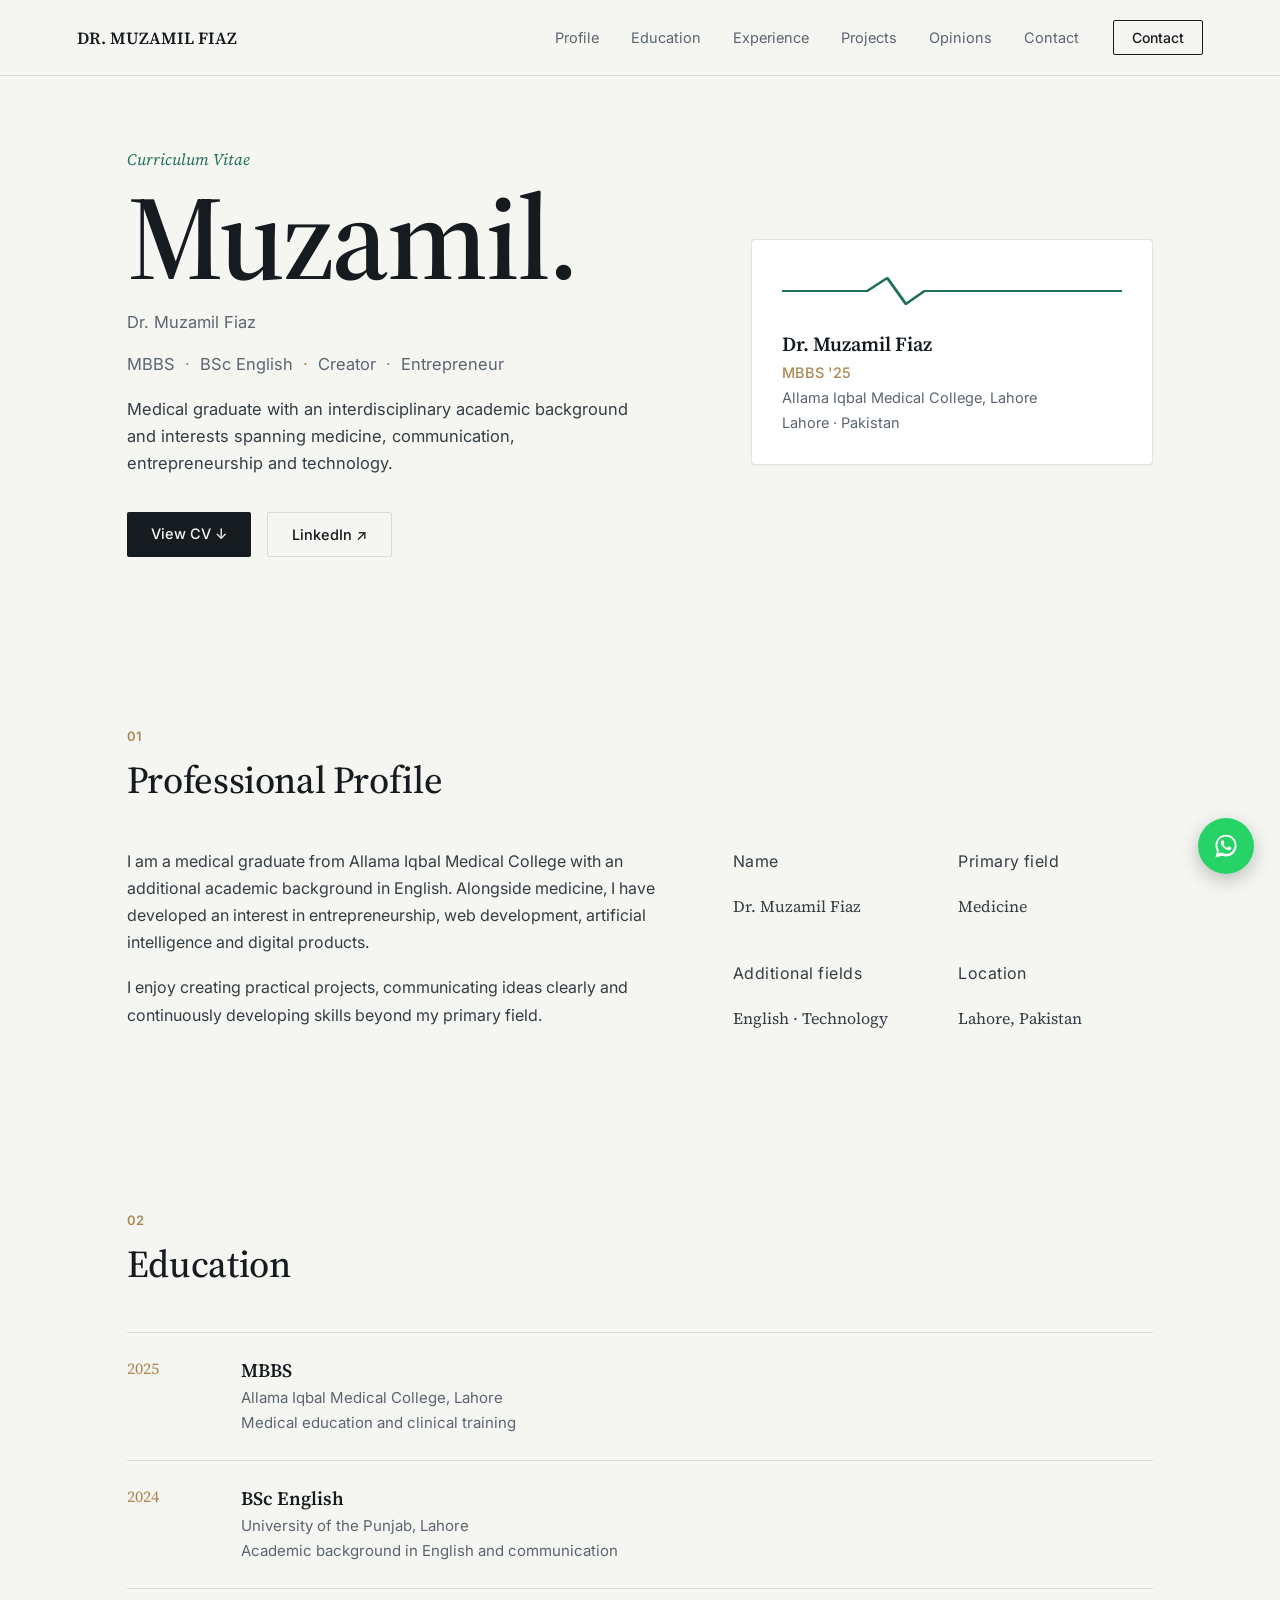
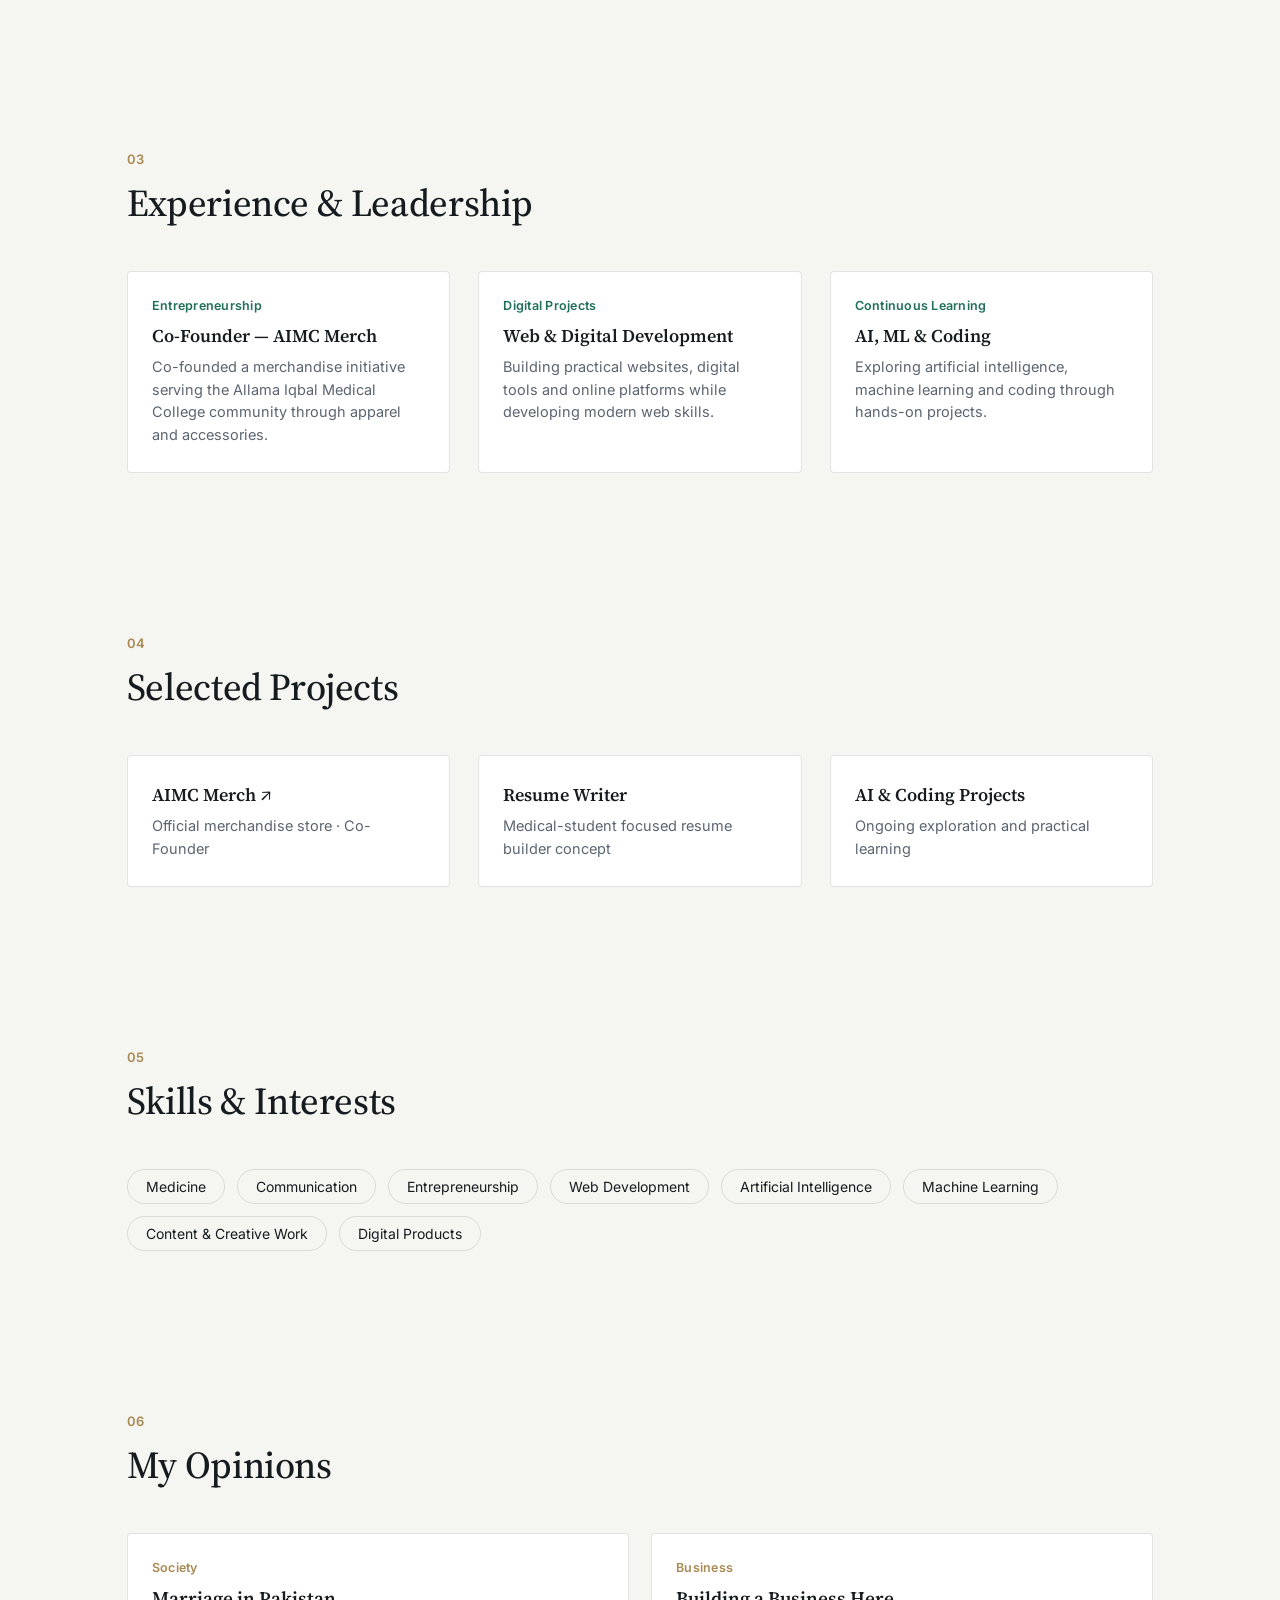
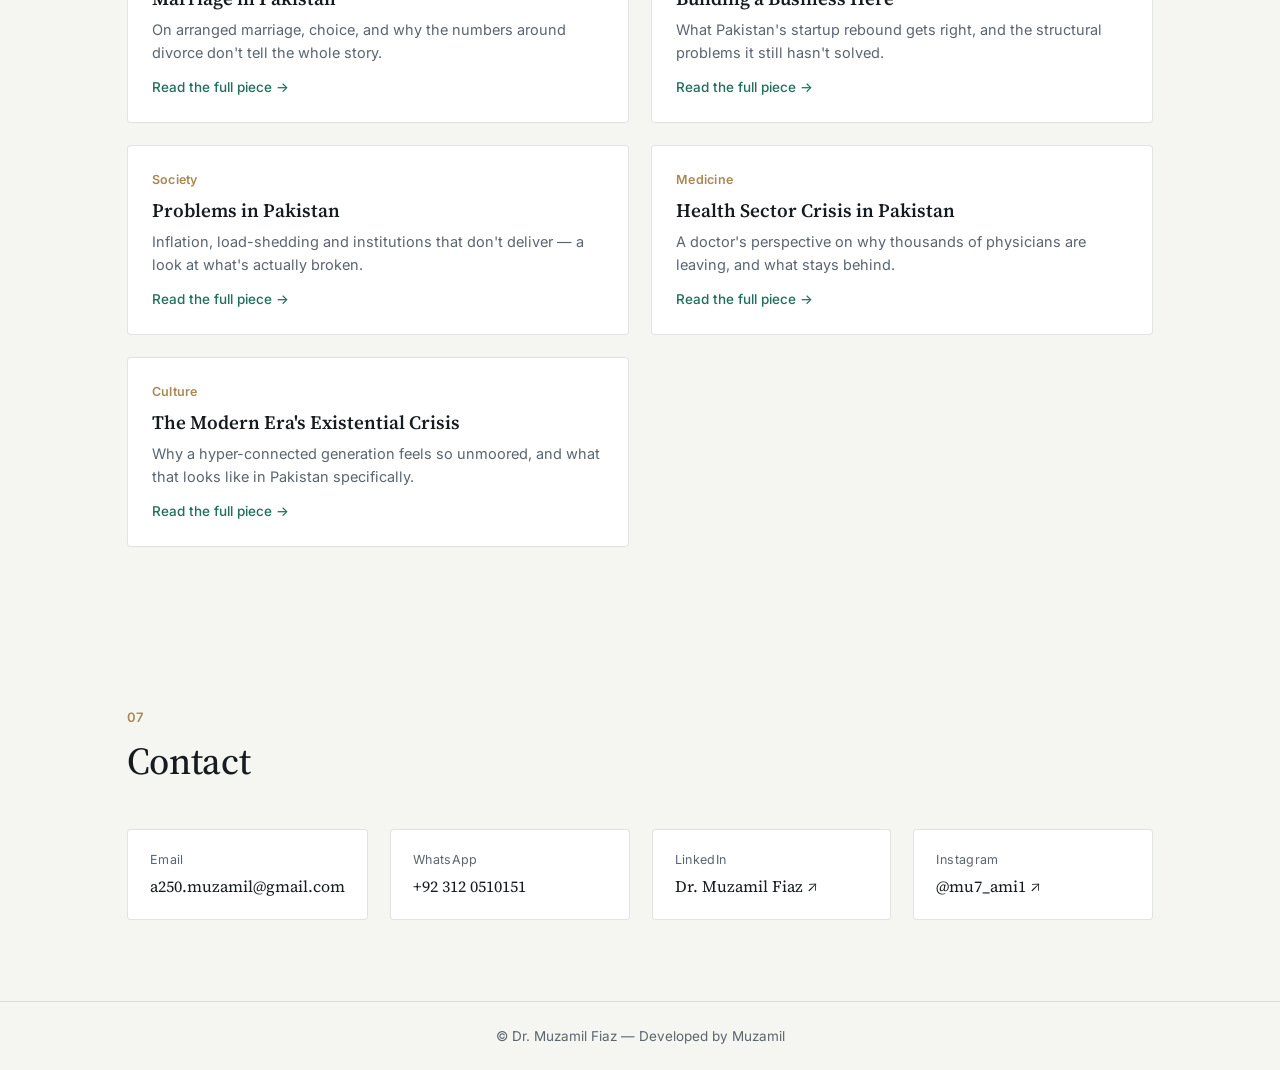
<file: index.html>
<!DOCTYPE html>
<html lang="en">
<head>
<meta charset="UTF-8">
<meta name="viewport" content="width=device-width,initial-scale=1">
<meta name="description" content="Dr. Muzamil Fiaz — Professional CV and portfolio.">
<title>Dr. Muzamil Fiaz | CV</title>
<link rel="preconnect" href="https://fonts.googleapis.com">
<link rel="preconnect" href="https://fonts.gstatic.com" crossorigin>
<link href="https://fonts.googleapis.com/css2?family=Source+Serif+4:ital,opsz,wght@0,8..60,400;0,8..60,500;0,8..60,600;1,8..60,400&family=Inter:wght@400;500;600&display=swap" rel="stylesheet">
<style>
  :root{
    --ink:#161B1F;
    --paper:#F5F6F1;
    --paper-2:#FFFFFF;
    --teal:#1F6F5C;
    --gold:#A98953;
    --muted:#5B6570;
    --line: rgba(22,27,31,0.12);
    --serif: 'Source Serif 4', Georgia, serif;
    --sans: 'Inter', system-ui, sans-serif;
  }
  *{box-sizing:border-box;}
  html{scroll-behavior:smooth;}
  html,body{margin:0;padding:0;background:var(--paper);color:var(--ink);font-family:var(--sans);}
  a{color:inherit;text-decoration:none;}
  img{max-width:100%;display:block;}
  :focus-visible{outline:2px solid var(--teal); outline-offset:3px;}
  section{padding:9vh 6vw;max-width:1180px;margin:0 auto;}
  h2{font-family:var(--serif);font-weight:500;font-size:clamp(28px,3.4vw,38px);margin:0 0 42px;letter-spacing:-0.01em;}
  .section-index{font-size:13px;color:var(--gold);font-weight:600;letter-spacing:0.04em;margin-bottom:10px;display:block;}

  /* ---------- NAV ---------- */
  header{
    position:sticky; top:0; z-index:50;
    display:flex;align-items:center;justify-content:space-between;
    padding:20px 6vw;
    border-bottom:1px solid var(--line);
    background:rgba(245,246,241,0.92);
    backdrop-filter:blur(6px);
  }
  .logo{font-family:var(--serif);font-size:17px;font-weight:600;}
  .nav-links{display:flex;gap:34px;align-items:center;}
  nav{display:flex;gap:32px;}
  nav a{font-size:14.5px;color:var(--muted);transition:color .2s ease;}
  nav a:hover{color:var(--ink);}
  .contact-btn{
    border:1px solid var(--ink); padding:8px 18px; border-radius:2px;
    font-size:14px; font-weight:500; transition:background .2s ease,color .2s ease;
  }
  .contact-btn:hover{background:var(--ink); color:var(--paper);}
  .menu-toggle{display:none;font-size:22px;background:none;border:none;cursor:pointer;color:var(--ink);}
  @media (max-width:860px){
    nav{display:none;}
    .contact-btn{display:none;}
    .menu-toggle{display:block;}
  }

  /* ---------- HERO ---------- */
  .hero{
    display:grid; grid-template-columns:1.4fr 1fr; gap:60px; align-items:center;
    padding-top:8vh; padding-bottom:10vh;
  }
  .kicker{font-family:var(--serif);font-style:italic;font-size:16px;color:var(--teal);margin:0 0 10px;}
  .big-name{
    font-family:var(--serif);
    font-weight:600;
    font-size:clamp(64px,10vw,120px);
    line-height:0.95;
    letter-spacing:-0.015em;
    margin:0 0 18px;
  }
  .full-name{font-size:16.5px;color:var(--muted);margin:0 0 22px;}
  .role-line{font-size:16.5px;color:var(--muted);margin:0 0 22px;}
  .role-line .dot{color:var(--gold);margin:0 10px;}
  .bio{font-size:16.5px;line-height:1.65;color:#333d44;max-width:52ch;margin:0 0 34px;}
  .cta-row{display:flex;gap:16px;flex-wrap:wrap;}
  .btn-primary{background:var(--ink);color:var(--paper);padding:13px 24px;border-radius:2px;font-size:14.5px;font-weight:500;transition:background .2s ease;}
  .btn-primary:hover{background:var(--teal);}
  .btn-secondary{border:1px solid var(--line);padding:13px 24px;border-radius:2px;font-size:14.5px;font-weight:500;transition:border-color .2s ease;}
  .btn-secondary:hover{border-color:var(--ink);}

  .card{
    position:relative; background:var(--paper-2); border:1px solid var(--line); border-radius:4px;
    padding:34px 30px 28px; box-shadow:0 1px 0 rgba(22,27,31,0.03);
  }
  .card-pulse{display:block;width:100%;height:34px;margin-bottom:22px;}
  .pulse-path{fill:none;stroke:var(--teal);stroke-width:2;stroke-linecap:round;stroke-linejoin:round;stroke-dasharray:340;stroke-dashoffset:340;animation:draw 1.6s ease-out .3s forwards;}
  @keyframes draw{to{stroke-dashoffset:0;}}
  @media (prefers-reduced-motion:reduce){.pulse-path{animation:none;stroke-dashoffset:0;}}
  .card h3{font-family:var(--serif);font-size:20px;font-weight:600;margin:0 0 4px;}
  .card p{font-size:14.5px;color:var(--muted);margin:0 0 3px;line-height:1.5;}
  .card .degree{color:var(--gold);font-weight:500;}
  @media (max-width:860px){
    .hero{grid-template-columns:1fr;}
    .card{order:-1;max-width:320px;}
  }

  /* ---------- PROFILE ---------- */
  .profile-grid{display:grid;grid-template-columns:1.3fr 1fr;gap:60px;}
  .profile-grid p{font-size:16px;line-height:1.7;color:#333d44;margin:0 0 18px;max-width:60ch;}
  .facts{display:grid;grid-template-columns:1fr 1fr;gap:22px 30px;align-content:start;}
  .fact-label{font-size:12.5px;color:var(--muted);letter-spacing:0.03em;margin-bottom:4px;}
  .fact-value{font-family:var(--serif);font-size:17px;}
  @media (max-width:860px){.profile-grid{grid-template-columns:1fr;}}

  /* ---------- EDUCATION / EXPERIENCE ---------- */
  .timeline-item{
    display:grid; grid-template-columns:90px 1fr; gap:24px; padding:24px 0; border-top:1px solid var(--line);
  }
  .timeline-item:last-child{border-bottom:1px solid var(--line);}
  .timeline-year{font-family:var(--serif);color:var(--gold);font-size:16px;}
  .timeline-item h3{font-family:var(--serif);font-size:19px;font-weight:600;margin:0 0 4px;}
  .timeline-item p{font-size:15px;color:var(--muted);margin:0 0 2px;line-height:1.5;}

  .exp-grid{display:grid;grid-template-columns:repeat(3,1fr);gap:28px;}
  .exp-card{border:1px solid var(--line);border-radius:4px;padding:26px 24px;background:var(--paper-2);}
  .exp-tag{font-size:12.5px;color:var(--teal);font-weight:600;letter-spacing:0.02em;margin-bottom:10px;display:block;}
  .exp-card h3{font-family:var(--serif);font-size:18px;font-weight:600;margin:0 0 8px;}
  .exp-card p{font-size:14.5px;color:var(--muted);line-height:1.55;margin:0;}
  @media (max-width:860px){.exp-grid{grid-template-columns:1fr;}}

  /* ---------- PROJECTS ---------- */
  .project-grid{display:grid;grid-template-columns:repeat(3,1fr);gap:28px;}
  .project-card{border:1px solid var(--line);border-radius:4px;padding:26px 24px;background:var(--paper-2);transition:border-color .2s ease;}
  .project-card:hover{border-color:var(--teal);}
  .project-card h3{font-family:var(--serif);font-size:18px;font-weight:600;margin:0 0 8px;}
  .project-card p{font-size:14.5px;color:var(--muted);line-height:1.55;margin:0;}
  @media (max-width:860px){.project-grid{grid-template-columns:1fr;}}

  /* ---------- SKILLS ---------- */
  .skill-list{display:flex;flex-wrap:wrap;gap:12px;}
  .skill-chip{border:1px solid var(--line);border-radius:20px;padding:8px 18px;font-size:14px;color:var(--ink);}

  /* ---------- OPINIONS ---------- */
  .opinion-grid{display:grid;grid-template-columns:repeat(2,1fr);gap:22px;}
  .opinion-card{
    display:block; border:1px solid var(--line); border-radius:4px; padding:26px 24px;
    background:var(--paper-2); transition:border-color .2s ease, transform .2s ease;
  }
  .opinion-card:hover{border-color:var(--teal); transform:translateY(-2px);}
  .opinion-tag{font-size:12.5px;color:var(--gold);font-weight:600;letter-spacing:0.02em;margin-bottom:10px;display:block;}
  .opinion-card h3{font-family:var(--serif);font-size:19px;font-weight:600;margin:0 0 8px;}
  .opinion-card p{font-size:14.5px;color:var(--muted);line-height:1.55;margin:0 0 12px;}
  .opinion-read{font-size:13.5px;color:var(--teal);font-weight:500;}
  @media (max-width:860px){.opinion-grid{grid-template-columns:1fr;}}

  /* ---------- CONTACT ---------- */
  .contact-grid{display:grid;grid-template-columns:repeat(4,1fr);gap:22px;}
  .contact-card{border:1px solid var(--line);border-radius:4px;padding:22px;background:var(--paper-2);}
  .contact-label{font-size:12.5px;color:var(--muted);letter-spacing:0.03em;margin-bottom:8px;display:block;}
  .contact-value{font-family:var(--serif);font-size:16px;}
  @media (max-width:860px){.contact-grid{grid-template-columns:1fr 1fr;}}
  @media (max-width:520px){.contact-grid{grid-template-columns:1fr;}}

  footer{border-top:1px solid var(--line);padding:26px 6vw;font-size:13.5px;color:var(--muted);text-align:center;}

  /* ---------- FLOATING WHATSAPP BUTTON ---------- */
  .whatsapp-float{
    position:fixed; bottom:26px; right:26px; z-index:100;
    width:56px; height:56px; border-radius:50%;
    background:#25D366; display:flex; align-items:center; justify-content:center;
    box-shadow:0 6px 18px rgba(22,27,31,0.25);
    transition:transform .2s ease, box-shadow .2s ease;
  }
  .whatsapp-float:hover{transform:translateY(-3px); box-shadow:0 10px 22px rgba(22,27,31,0.3);}
  .whatsapp-float svg{width:28px;height:28px;}
</style>
</head>
<body>

<header>
  <a class="logo" href="#home">DR. MUZAMIL FIAZ</a>
  <div class="nav-links">
    <nav>
      <a href="#profile">Profile</a>
      <a href="#education">Education</a>
      <a href="#experience">Experience</a>
      <a href="#projects">Projects</a>
      <a href="#opinions">Opinions</a>
      <a href="#contact">Contact</a>
    </nav>
    <a class="contact-btn" href="#contact">Contact</a>
  </div>
  <button class="menu-toggle" aria-label="Open menu">☰</button>
</header>

<!-- ============ HERO ============ -->
<section class="hero" id="home">
  <div>
    <p class="kicker">Curriculum Vitae</p>
    <h1 class="big-name">Muzamil.</h1>
    <p class="full-name">Dr. Muzamil Fiaz</p>
    <p class="role-line">MBBS<span class="dot">·</span>BSc English<span class="dot">·</span>Creator<span class="dot">·</span>Entrepreneur</p>
    <p class="bio">Medical graduate with an interdisciplinary academic background and interests spanning medicine, communication, entrepreneurship and technology.</p>
    <div class="cta-row">
      <a class="btn-primary" href="#profile">View CV ↓</a>
      <a class="btn-secondary" href="https://www.linkedin.com/in/muzamil-fiaz-1b33b521a" target="_blank" rel="noopener">LinkedIn ↗</a>
    </div>
  </div>

  <div class="card">
    <svg class="card-pulse" viewBox="0 0 220 34" preserveAspectRatio="none">
      <path class="pulse-path" d="M0,17 L55,17 L68,4 L80,30 L92,17 L220,17" />
    </svg>
    <h3>Dr. Muzamil Fiaz</h3>
    <p class="degree">MBBS '25</p>
    <p>Allama Iqbal Medical College, Lahore</p>
    <p>Lahore · Pakistan</p>
  </div>
</section>

<!-- ============ PROFILE ============ -->
<section id="profile">
  <span class="section-index">01</span>
  <h2>Professional Profile</h2>
  <div class="profile-grid">
    <div>
      <p>I am a medical graduate from Allama Iqbal Medical College with an additional academic background in English. Alongside medicine, I have developed an interest in entrepreneurship, web development, artificial intelligence and digital products.</p>
      <p>I enjoy creating practical projects, communicating ideas clearly and continuously developing skills beyond my primary field.</p>
    </div>
    <div class="facts">
      <div><p class="fact-label">Name</p><p class="fact-value">Dr. Muzamil Fiaz</p></div>
      <div><p class="fact-label">Primary field</p><p class="fact-value">Medicine</p></div>
      <div><p class="fact-label">Additional fields</p><p class="fact-value">English · Technology</p></div>
      <div><p class="fact-label">Location</p><p class="fact-value">Lahore, Pakistan</p></div>
    </div>
  </div>
</section>

<!-- ============ EDUCATION ============ -->
<section id="education">
  <span class="section-index">02</span>
  <h2>Education</h2>
  <div class="timeline-item">
    <span class="timeline-year">2025</span>
    <div>
      <h3>MBBS</h3>
      <p>Allama Iqbal Medical College, Lahore</p>
      <p>Medical education and clinical training</p>
    </div>
  </div>
  <div class="timeline-item">
    <span class="timeline-year">2024</span>
    <div>
      <h3>BSc English</h3>
      <p>University of the Punjab, Lahore</p>
      <p>Academic background in English and communication</p>
    </div>
  </div>
</section>

<!-- ============ EXPERIENCE ============ -->
<section id="experience">
  <span class="section-index">03</span>
  <h2>Experience &amp; Leadership</h2>
  <div class="exp-grid">
    <div class="exp-card">
      <span class="exp-tag">Entrepreneurship</span>
      <h3>Co-Founder — AIMC Merch</h3>
      <p>Co-founded a merchandise initiative serving the Allama Iqbal Medical College community through apparel and accessories.</p>
    </div>
    <div class="exp-card">
      <span class="exp-tag">Digital Projects</span>
      <h3>Web &amp; Digital Development</h3>
      <p>Building practical websites, digital tools and online platforms while developing modern web skills.</p>
    </div>
    <div class="exp-card">
      <span class="exp-tag">Continuous Learning</span>
      <h3>AI, ML &amp; Coding</h3>
      <p>Exploring artificial intelligence, machine learning and coding through hands-on projects.</p>
    </div>
  </div>
</section>

<!-- ============ PROJECTS ============ -->
<section id="projects">
  <span class="section-index">04</span>
  <h2>Selected Projects</h2>
  <div class="project-grid">
    <a class="project-card" href="https://aimcmerch.store" target="_blank" rel="noopener">
      <h3>AIMC Merch ↗</h3>
      <p>Official merchandise store · Co-Founder</p>
    </a>
    <div class="project-card">
      <h3>Resume Writer</h3>
      <p>Medical-student focused resume builder concept</p>
    </div>
    <div class="project-card">
      <h3>AI &amp; Coding Projects</h3>
      <p>Ongoing exploration and practical learning</p>
    </div>
  </div>
</section>

<!-- ============ SKILLS ============ -->
<section id="skills">
  <span class="section-index">05</span>
  <h2>Skills &amp; Interests</h2>
  <div class="skill-list">
    <span class="skill-chip">Medicine</span>
    <span class="skill-chip">Communication</span>
    <span class="skill-chip">Entrepreneurship</span>
    <span class="skill-chip">Web Development</span>
    <span class="skill-chip">Artificial Intelligence</span>
    <span class="skill-chip">Machine Learning</span>
    <span class="skill-chip">Content &amp; Creative Work</span>
    <span class="skill-chip">Digital Products</span>
  </div>
</section>

<!-- ============ MY OPINIONS ============ -->
<section id="opinions">
  <span class="section-index">06</span>
  <h2>My Opinions</h2>
  <div class="opinion-grid">
    <a class="opinion-card" href="blog/marriage.html">
      <span class="opinion-tag">Society</span>
      <h3>Marriage in Pakistan</h3>
      <p>On arranged marriage, choice, and why the numbers around divorce don't tell the whole story.</p>
      <span class="opinion-read">Read the full piece →</span>
    </a>
    <a class="opinion-card" href="blog/business.html">
      <span class="opinion-tag">Business</span>
      <h3>Building a Business Here</h3>
      <p>What Pakistan's startup rebound gets right, and the structural problems it still hasn't solved.</p>
      <span class="opinion-read">Read the full piece →</span>
    </a>
    <a class="opinion-card" href="blog/pakistan-problems.html">
      <span class="opinion-tag">Society</span>
      <h3>Problems in Pakistan</h3>
      <p>Inflation, load-shedding and institutions that don't deliver — a look at what's actually broken.</p>
      <span class="opinion-read">Read the full piece →</span>
    </a>
    <a class="opinion-card" href="blog/health-crisis.html">
      <span class="opinion-tag">Medicine</span>
      <h3>Health Sector Crisis in Pakistan</h3>
      <p>A doctor's perspective on why thousands of physicians are leaving, and what stays behind.</p>
      <span class="opinion-read">Read the full piece →</span>
    </a>
    <a class="opinion-card" href="blog/existential-crisis.html">
      <span class="opinion-tag">Culture</span>
      <h3>The Modern Era's Existential Crisis</h3>
      <p>Why a hyper-connected generation feels so unmoored, and what that looks like in Pakistan specifically.</p>
      <span class="opinion-read">Read the full piece →</span>
    </a>
  </div>
</section>

<!-- ============ CONTACT ============ -->
<section id="contact">
  <span class="section-index">07</span>
  <h2>Contact</h2>
  <div class="contact-grid">
    <a class="contact-card" href="mailto:a250.muzamil@gmail.com">
      <span class="contact-label">Email</span>
      <span class="contact-value">a250.muzamil@gmail.com</span>
    </a>
    <a class="contact-card" href="https://wa.me/923120510151?text=Hey%20Muzamil%2C%20I%20wanna%20know%20about%20you" target="_blank" rel="noopener">
      <span class="contact-label">WhatsApp</span>
      <span class="contact-value">+92 312 0510151</span>
    </a>
    <a class="contact-card" href="https://www.linkedin.com/in/muzamil-fiaz-1b33b521a" target="_blank" rel="noopener">
      <span class="contact-label">LinkedIn</span>
      <span class="contact-value">Dr. Muzamil Fiaz ↗</span>
    </a>
    <a class="contact-card" href="https://www.instagram.com/mu7_ami1/" target="_blank" rel="noopener">
      <span class="contact-label">Instagram</span>
      <span class="contact-value">@mu7_ami1 ↗</span>
    </a>
  </div>
</section>

<footer>
  © Dr. Muzamil Fiaz — Developed by <a href="https://www.instagram.com/mu7_ami1/" target="_blank" rel="noopener">Muzamil</a>
</footer>

<!-- Floating WhatsApp button — visible on every scroll position -->
<a class="whatsapp-float" href="https://wa.me/923120510151?text=Hey%20Muzamil%2C%20I%20wanna%20know%20about%20you" target="_blank" rel="noopener" aria-label="Message Muzamil on WhatsApp">
  <svg viewBox="0 0 32 32" fill="white" xmlns="http://www.w3.org/2000/svg">
    <path d="M16.02 3C9.4 3 4 8.4 4 15.02c0 2.4.63 4.65 1.73 6.6L4 29l7.55-1.98a11.98 11.98 0 0 0 4.47.86h.01c6.62 0 12.02-5.4 12.02-12.02C28.05 8.4 22.65 3 16.02 3zm0 21.9h-.01a9.9 9.9 0 0 1-5.05-1.38l-.36-.21-3.75.98 1-3.66-.24-.38a9.86 9.86 0 0 1-1.51-5.23c0-5.46 4.45-9.9 9.92-9.9 2.65 0 5.13 1.03 7 2.9a9.83 9.83 0 0 1 2.9 7c0 5.47-4.45 9.88-9.9 9.88zm5.43-7.4c-.3-.15-1.76-.87-2.03-.97-.27-.1-.47-.15-.67.15-.2.3-.77.97-.94 1.17-.17.2-.35.22-.65.07-.3-.15-1.25-.46-2.38-1.47a8.94 8.94 0 0 1-1.65-2.05c-.17-.3-.02-.46.13-.6.13-.13.3-.35.45-.52.15-.17.2-.3.3-.5.1-.2.05-.37-.02-.52-.07-.15-.67-1.6-.92-2.2-.24-.58-.49-.5-.67-.5-.17-.01-.37-.01-.57-.01-.2 0-.52.07-.8.37-.27.3-1.04 1.02-1.04 2.5s1.07 2.9 1.22 3.1c.15.2 2.1 3.2 5.08 4.49.71.3 1.26.49 1.69.62.71.23 1.36.2 1.87.12.57-.08 1.76-.72 2.01-1.4.25-.7.25-1.3.17-1.43-.07-.13-.27-.2-.57-.35z"/>
  </svg>
</a>

</body>
</html>
</file>
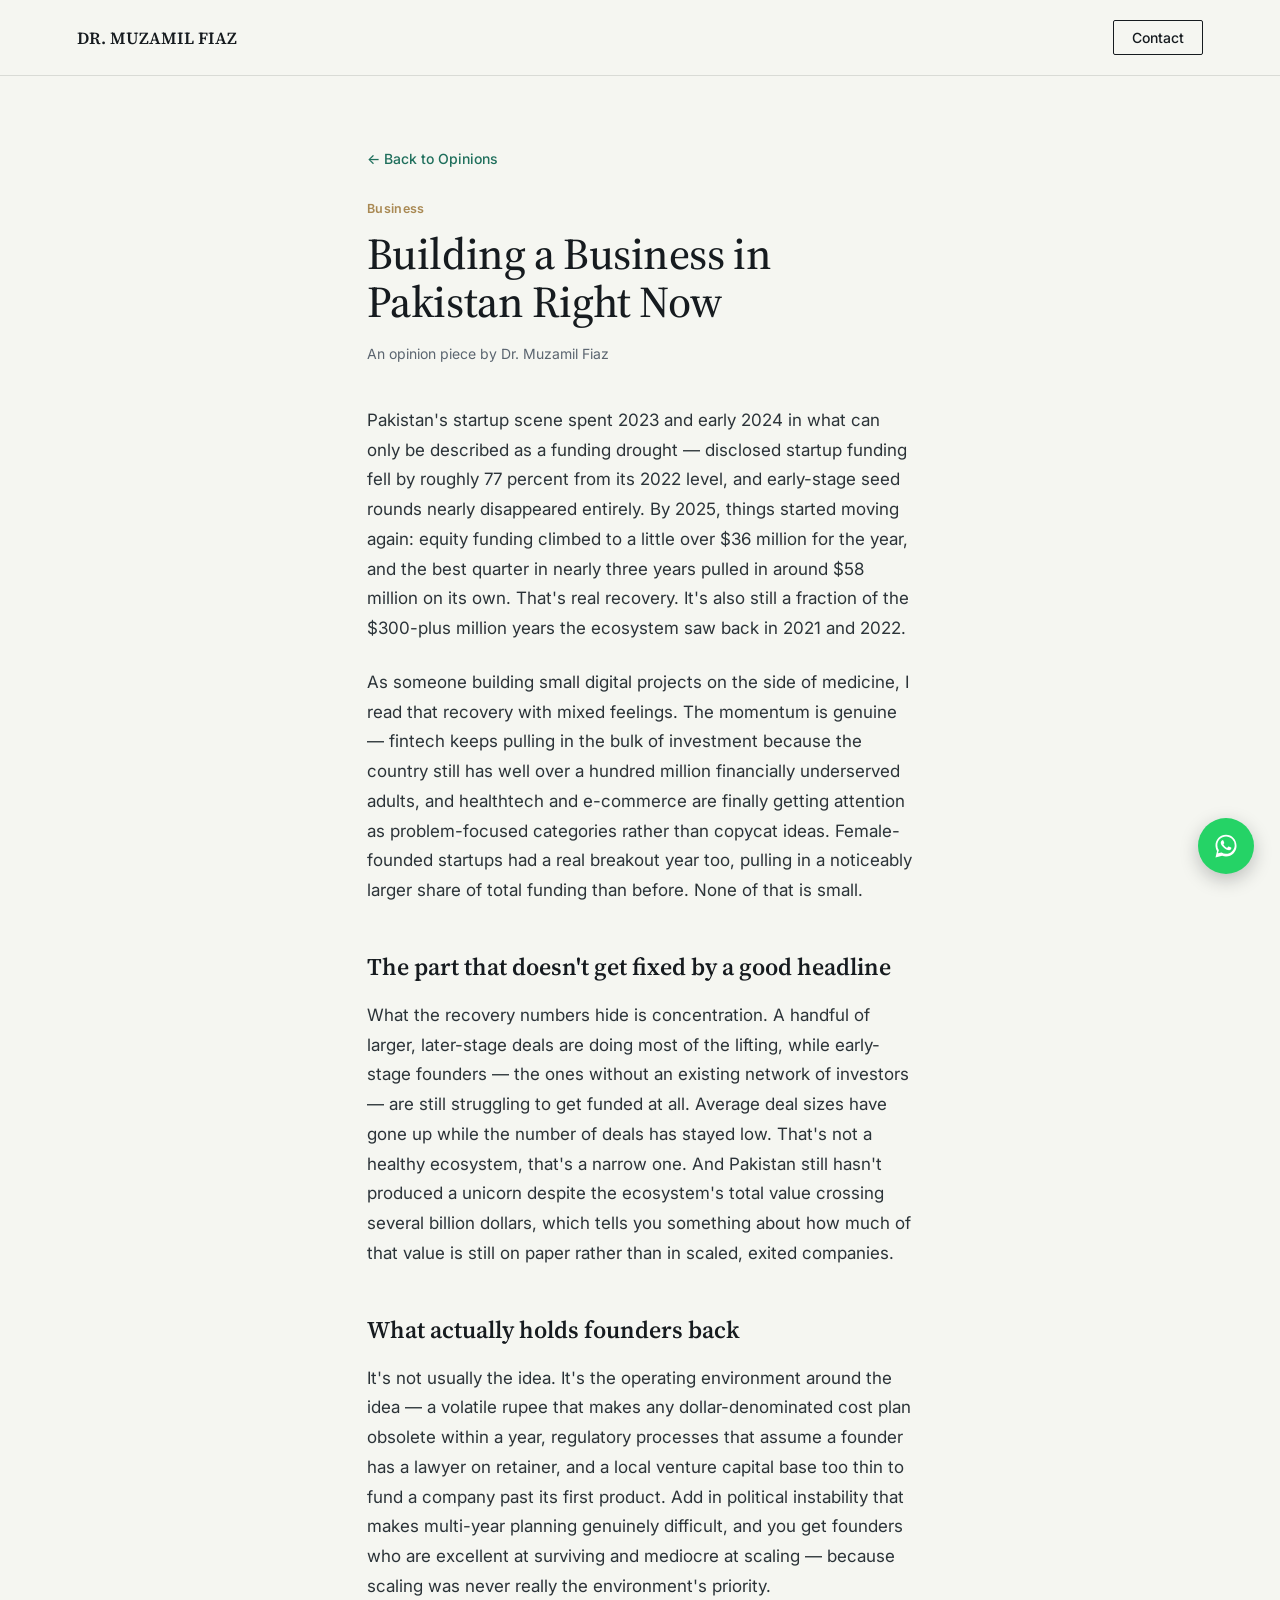
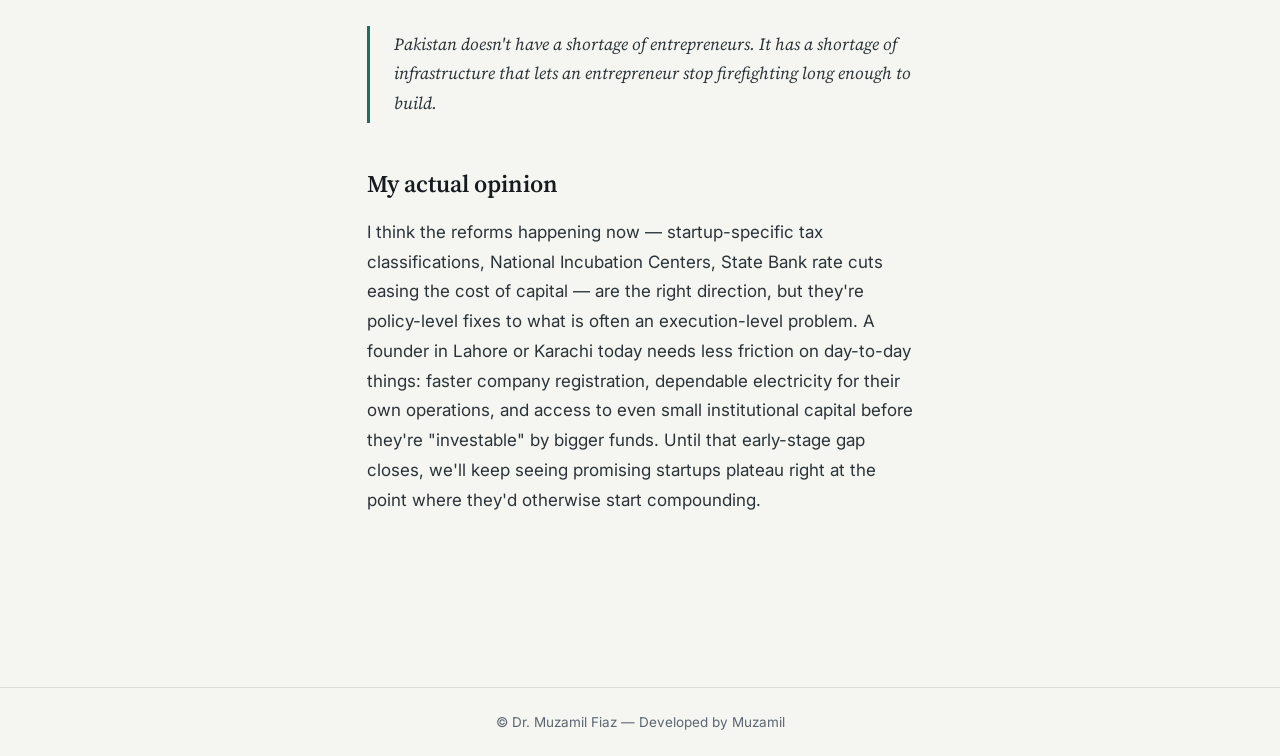
<file: business.html>
<!DOCTYPE html>
<html lang="en">
<head>
<meta charset="UTF-8">
<meta name="viewport" content="width=device-width,initial-scale=1">
<meta name="description" content="Dr. Muzamil Fiaz's opinion on building a business in Pakistan.">
<title>Building a Business in Pakistan — Dr. Muzamil Fiaz</title>
<link rel="preconnect" href="https://fonts.googleapis.com">
<link rel="preconnect" href="https://fonts.gstatic.com" crossorigin>
<link href="https://fonts.googleapis.com/css2?family=Source+Serif+4:ital,opsz,wght@0,8..60,400;0,8..60,500;0,8..60,600;1,8..60,400&family=Inter:wght@400;500;600&display=swap" rel="stylesheet">
<style>
  :root{
    --ink:#161B1F; --paper:#F5F6F1; --paper-2:#FFFFFF; --teal:#1F6F5C; --gold:#A98953;
    --muted:#5B6570; --line: rgba(22,27,31,0.12);
    --serif: 'Source Serif 4', Georgia, serif; --sans: 'Inter', system-ui, sans-serif;
  }
  *{box-sizing:border-box;}
  html,body{margin:0;padding:0;background:var(--paper);color:var(--ink);font-family:var(--sans);}
  a{color:inherit;text-decoration:none;}
  :focus-visible{outline:2px solid var(--teal); outline-offset:3px;}

  header{
    position:sticky; top:0; z-index:50; display:flex;align-items:center;justify-content:space-between;
    padding:20px 6vw; border-bottom:1px solid var(--line);
    background:rgba(245,246,241,0.92); backdrop-filter:blur(6px);
  }
  .logo{font-family:var(--serif);font-size:17px;font-weight:600;}
  .contact-btn{border:1px solid var(--ink); padding:8px 18px; border-radius:2px; font-size:14px; font-weight:500; transition:background .2s ease,color .2s ease;}
  .contact-btn:hover{background:var(--ink); color:var(--paper);}

  main{max-width:700px; margin:0 auto; padding:8vh 6vw 12vh;}
  .back-link{font-size:14px; color:var(--teal); font-weight:500; margin-bottom:34px; display:inline-block;}
  .post-tag{font-size:12.5px;color:var(--gold);font-weight:600;letter-spacing:0.03em;margin-bottom:14px;display:block;}
  h1{font-family:var(--serif);font-weight:500;font-size:clamp(30px,4.4vw,44px);line-height:1.1;margin:0 0 18px;letter-spacing:-0.01em;}
  .post-meta{font-size:14px;color:var(--muted);margin:0 0 44px;}
  .post-body p{font-size:17px;line-height:1.75;color:#2b3338;margin:0 0 24px;max-width:66ch;}
  .post-body h2{font-family:var(--serif);font-size:24px;font-weight:600;margin:44px 0 18px;}
  .pull{
    font-family:var(--serif); font-style:italic; font-size:21px; line-height:1.5; color:var(--ink);
    border-left:3px solid var(--teal); padding:4px 0 4px 24px; margin:36px 0;
  }
  footer{border-top:1px solid var(--line);padding:26px 6vw;font-size:13.5px;color:var(--muted);text-align:center;margin-top:40px;}

  .whatsapp-float{
    position:fixed; bottom:26px; right:26px; z-index:100; width:56px; height:56px; border-radius:50%;
    background:#25D366; display:flex; align-items:center; justify-content:center;
    box-shadow:0 6px 18px rgba(22,27,31,0.25); transition:transform .2s ease, box-shadow .2s ease;
  }
  .whatsapp-float:hover{transform:translateY(-3px); box-shadow:0 10px 22px rgba(22,27,31,0.3);}
  .whatsapp-float svg{width:28px;height:28px;}
</style>
</head>
<body>

<header>
  <a class="logo" href="../index.html">DR. MUZAMIL FIAZ</a>
  <a class="contact-btn" href="../index.html#contact">Contact</a>
</header>

<main>
  <a class="back-link" href="../index.html#opinions">← Back to Opinions</a>
  <span class="post-tag">Business</span>
  <h1>Building a Business in Pakistan Right Now</h1>
  <p class="post-meta">An opinion piece by Dr. Muzamil Fiaz</p>

  <div class="post-body">
    <p>Pakistan's startup scene spent 2023 and early 2024 in what can only be described as a funding drought — disclosed startup funding fell by roughly 77 percent from its 2022 level, and early-stage seed rounds nearly disappeared entirely. By 2025, things started moving again: equity funding climbed to a little over $36 million for the year, and the best quarter in nearly three years pulled in around $58 million on its own. That's real recovery. It's also still a fraction of the $300-plus million years the ecosystem saw back in 2021 and 2022.</p>

    <p>As someone building small digital projects on the side of medicine, I read that recovery with mixed feelings. The momentum is genuine — fintech keeps pulling in the bulk of investment because the country still has well over a hundred million financially underserved adults, and healthtech and e-commerce are finally getting attention as problem-focused categories rather than copycat ideas. Female-founded startups had a real breakout year too, pulling in a noticeably larger share of total funding than before. None of that is small.</p>

    <h2>The part that doesn't get fixed by a good headline</h2>
    <p>What the recovery numbers hide is concentration. A handful of larger, later-stage deals are doing most of the lifting, while early-stage founders — the ones without an existing network of investors — are still struggling to get funded at all. Average deal sizes have gone up while the number of deals has stayed low. That's not a healthy ecosystem, that's a narrow one. And Pakistan still hasn't produced a unicorn despite the ecosystem's total value crossing several billion dollars, which tells you something about how much of that value is still on paper rather than in scaled, exited companies.</p>

    <h2>What actually holds founders back</h2>
    <p>It's not usually the idea. It's the operating environment around the idea — a volatile rupee that makes any dollar-denominated cost plan obsolete within a year, regulatory processes that assume a founder has a lawyer on retainer, and a local venture capital base too thin to fund a company past its first product. Add in political instability that makes multi-year planning genuinely difficult, and you get founders who are excellent at surviving and mediocre at scaling — because scaling was never really the environment's priority.</p>

    <p class="pull">Pakistan doesn't have a shortage of entrepreneurs. It has a shortage of infrastructure that lets an entrepreneur stop firefighting long enough to build.</p>

    <h2>My actual opinion</h2>
    <p>I think the reforms happening now — startup-specific tax classifications, National Incubation Centers, State Bank rate cuts easing the cost of capital — are the right direction, but they're policy-level fixes to what is often an execution-level problem. A founder in Lahore or Karachi today needs less friction on day-to-day things: faster company registration, dependable electricity for their own operations, and access to even small institutional capital before they're "investable" by bigger funds. Until that early-stage gap closes, we'll keep seeing promising startups plateau right at the point where they'd otherwise start compounding.</p>
  </div>
</main>

<footer>© Dr. Muzamil Fiaz — Developed by <a href="https://www.instagram.com/mu7_ami1/" target="_blank" rel="noopener">Muzamil</a></footer>

<a class="whatsapp-float" href="https://wa.me/923120510151?text=Hey%20Muzamil%2C%20I%20wanna%20know%20about%20you" target="_blank" rel="noopener" aria-label="Message Muzamil on WhatsApp">
  <svg viewBox="0 0 32 32" fill="white" xmlns="http://www.w3.org/2000/svg">
    <path d="M16.02 3C9.4 3 4 8.4 4 15.02c0 2.4.63 4.65 1.73 6.6L4 29l7.55-1.98a11.98 11.98 0 0 0 4.47.86h.01c6.62 0 12.02-5.4 12.02-12.02C28.05 8.4 22.65 3 16.02 3zm0 21.9h-.01a9.9 9.9 0 0 1-5.05-1.38l-.36-.21-3.75.98 1-3.66-.24-.38a9.86 9.86 0 0 1-1.51-5.23c0-5.46 4.45-9.9 9.92-9.9 2.65 0 5.13 1.03 7 2.9a9.83 9.83 0 0 1 2.9 7c0 5.47-4.45 9.88-9.9 9.88zm5.43-7.4c-.3-.15-1.76-.87-2.03-.97-.27-.1-.47-.15-.67.15-.2.3-.77.97-.94 1.17-.17.2-.35.22-.65.07-.3-.15-1.25-.46-2.38-1.47a8.94 8.94 0 0 1-1.65-2.05c-.17-.3-.02-.46.13-.6.13-.13.3-.35.45-.52.15-.17.2-.3.3-.5.1-.2.05-.37-.02-.52-.07-.15-.67-1.6-.92-2.2-.24-.58-.49-.5-.67-.5-.17-.01-.37-.01-.57-.01-.2 0-.52.07-.8.37-.27.3-1.04 1.02-1.04 2.5s1.07 2.9 1.22 3.1c.15.2 2.1 3.2 5.08 4.49.71.3 1.26.49 1.69.62.71.23 1.36.2 1.87.12.57-.08 1.76-.72 2.01-1.4.25-.7.25-1.3.17-1.43-.07-.13-.27-.2-.57-.35z"/>
  </svg>
</a>

</body>
</html>
</file>
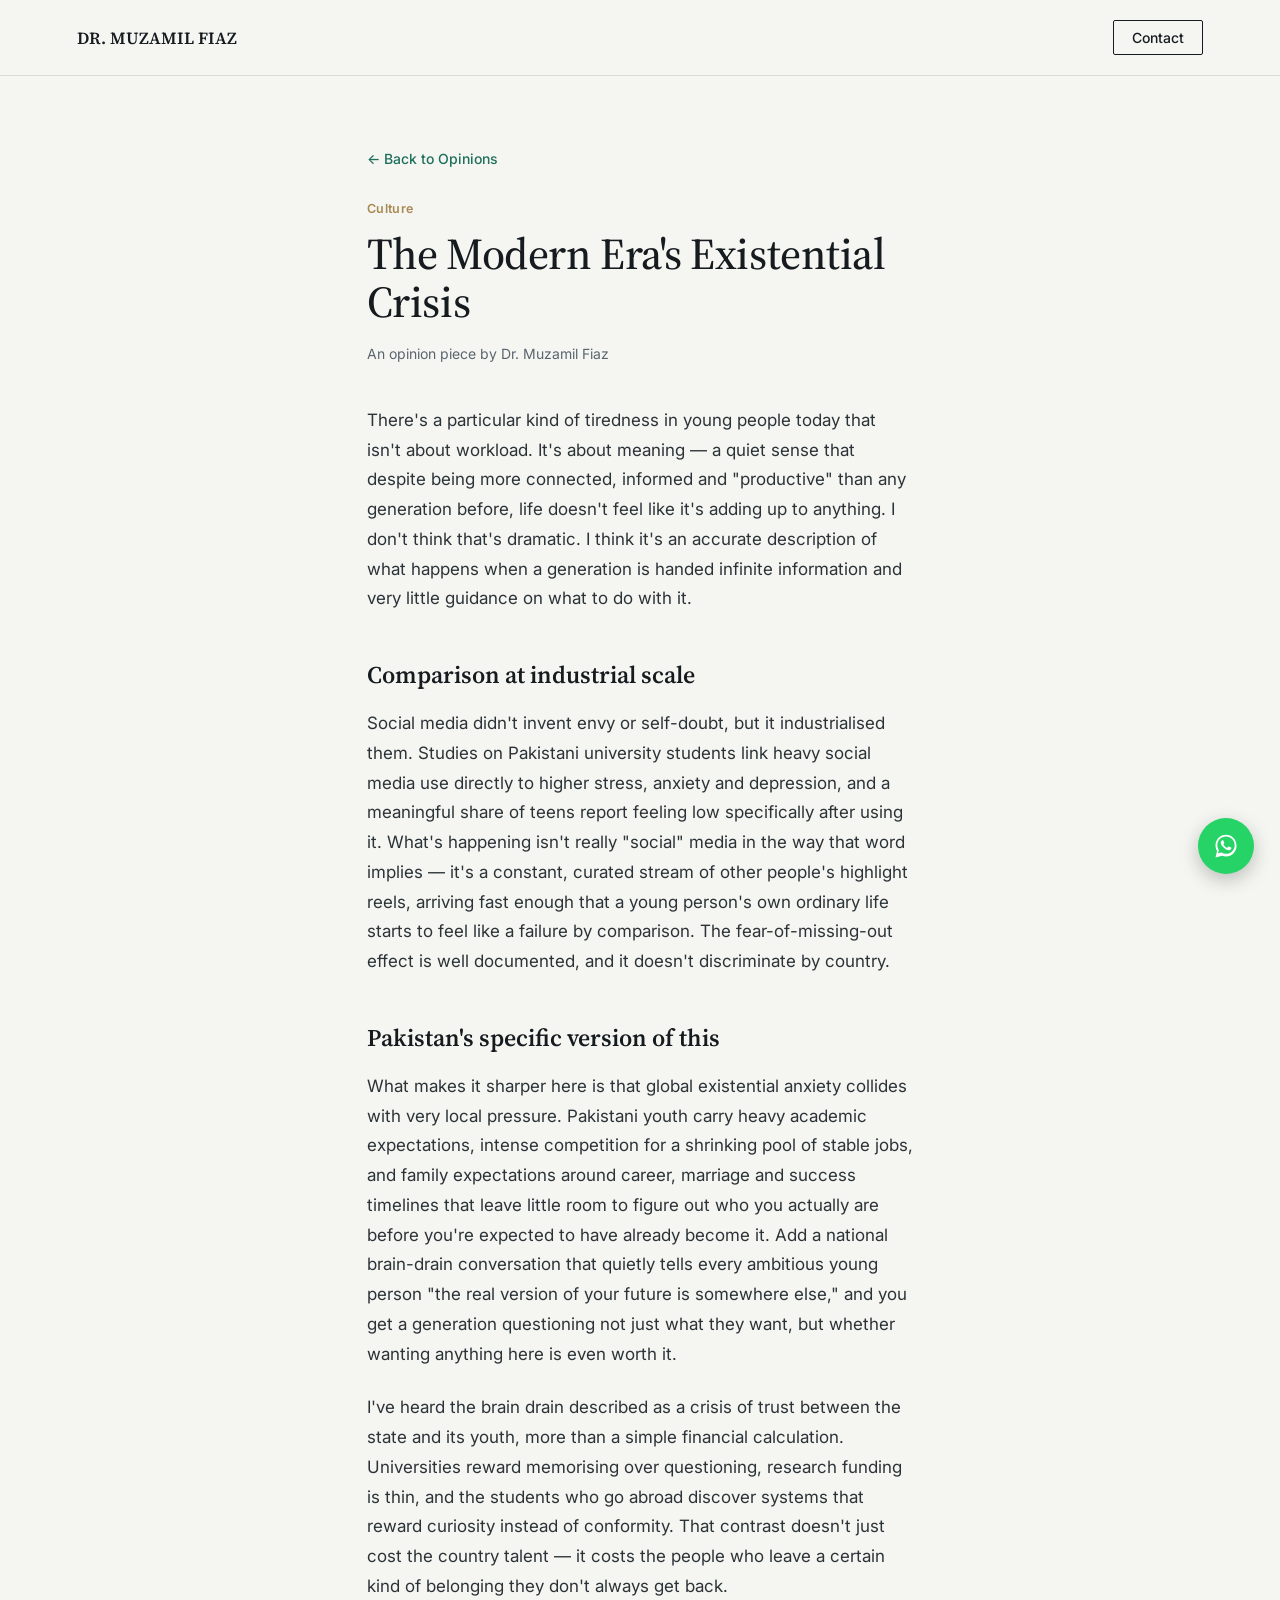
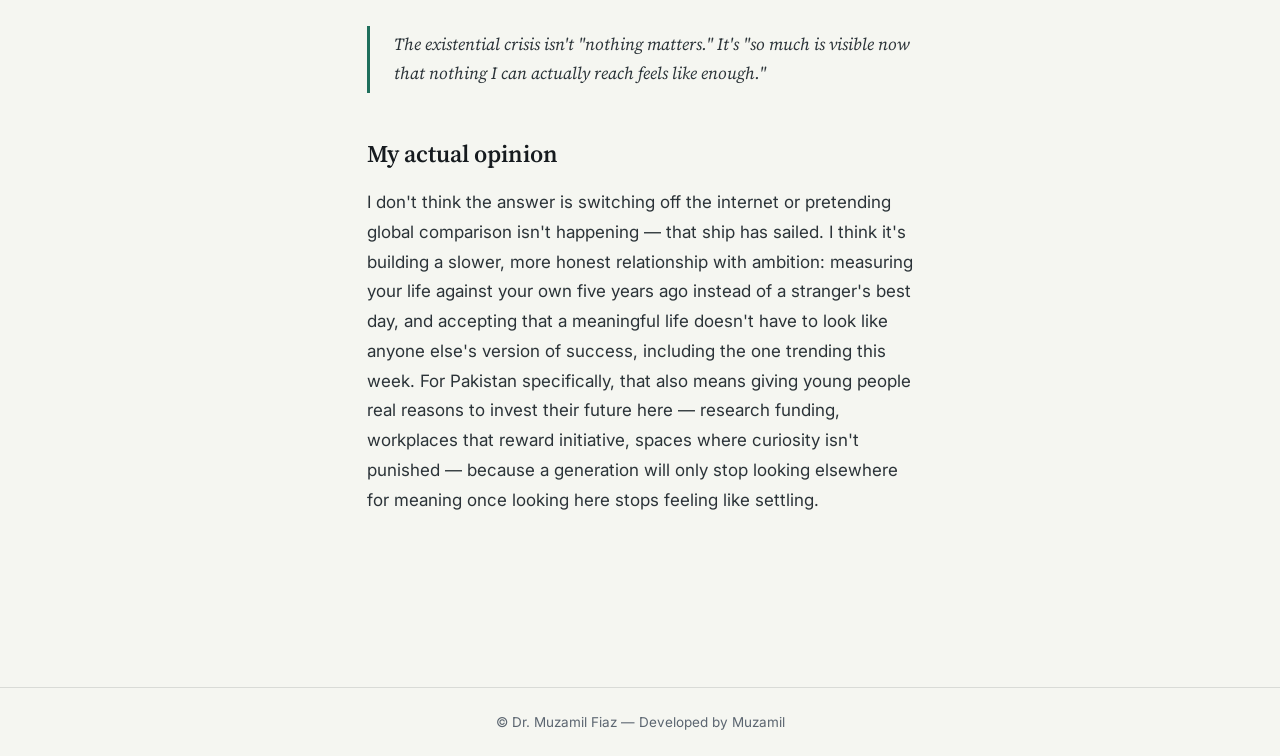
<file: existential-crisis.html>
<!DOCTYPE html>
<html lang="en">
<head>
<meta charset="UTF-8">
<meta name="viewport" content="width=device-width,initial-scale=1">
<meta name="description" content="Dr. Muzamil Fiaz's opinion on the modern era's existential crisis.">
<title>The Modern Era's Existential Crisis — Dr. Muzamil Fiaz</title>
<link rel="preconnect" href="https://fonts.googleapis.com">
<link rel="preconnect" href="https://fonts.gstatic.com" crossorigin>
<link href="https://fonts.googleapis.com/css2?family=Source+Serif+4:ital,opsz,wght@0,8..60,400;0,8..60,500;0,8..60,600;1,8..60,400&family=Inter:wght@400;500;600&display=swap" rel="stylesheet">
<style>
  :root{
    --ink:#161B1F; --paper:#F5F6F1; --paper-2:#FFFFFF; --teal:#1F6F5C; --gold:#A98953;
    --muted:#5B6570; --line: rgba(22,27,31,0.12);
    --serif: 'Source Serif 4', Georgia, serif; --sans: 'Inter', system-ui, sans-serif;
  }
  *{box-sizing:border-box;}
  html,body{margin:0;padding:0;background:var(--paper);color:var(--ink);font-family:var(--sans);}
  a{color:inherit;text-decoration:none;}
  :focus-visible{outline:2px solid var(--teal); outline-offset:3px;}

  header{
    position:sticky; top:0; z-index:50; display:flex;align-items:center;justify-content:space-between;
    padding:20px 6vw; border-bottom:1px solid var(--line);
    background:rgba(245,246,241,0.92); backdrop-filter:blur(6px);
  }
  .logo{font-family:var(--serif);font-size:17px;font-weight:600;}
  .contact-btn{border:1px solid var(--ink); padding:8px 18px; border-radius:2px; font-size:14px; font-weight:500; transition:background .2s ease,color .2s ease;}
  .contact-btn:hover{background:var(--ink); color:var(--paper);}

  main{max-width:700px; margin:0 auto; padding:8vh 6vw 12vh;}
  .back-link{font-size:14px; color:var(--teal); font-weight:500; margin-bottom:34px; display:inline-block;}
  .post-tag{font-size:12.5px;color:var(--gold);font-weight:600;letter-spacing:0.03em;margin-bottom:14px;display:block;}
  h1{font-family:var(--serif);font-weight:500;font-size:clamp(30px,4.4vw,44px);line-height:1.1;margin:0 0 18px;letter-spacing:-0.01em;}
  .post-meta{font-size:14px;color:var(--muted);margin:0 0 44px;}
  .post-body p{font-size:17px;line-height:1.75;color:#2b3338;margin:0 0 24px;max-width:66ch;}
  .post-body h2{font-family:var(--serif);font-size:24px;font-weight:600;margin:44px 0 18px;}
  .pull{
    font-family:var(--serif); font-style:italic; font-size:21px; line-height:1.5; color:var(--ink);
    border-left:3px solid var(--teal); padding:4px 0 4px 24px; margin:36px 0;
  }
  footer{border-top:1px solid var(--line);padding:26px 6vw;font-size:13.5px;color:var(--muted);text-align:center;margin-top:40px;}

  .whatsapp-float{
    position:fixed; bottom:26px; right:26px; z-index:100; width:56px; height:56px; border-radius:50%;
    background:#25D366; display:flex; align-items:center; justify-content:center;
    box-shadow:0 6px 18px rgba(22,27,31,0.25); transition:transform .2s ease, box-shadow .2s ease;
  }
  .whatsapp-float:hover{transform:translateY(-3px); box-shadow:0 10px 22px rgba(22,27,31,0.3);}
  .whatsapp-float svg{width:28px;height:28px;}
</style>
</head>
<body>

<header>
  <a class="logo" href="../index.html">DR. MUZAMIL FIAZ</a>
  <a class="contact-btn" href="../index.html#contact">Contact</a>
</header>

<main>
  <a class="back-link" href="../index.html#opinions">← Back to Opinions</a>
  <span class="post-tag">Culture</span>
  <h1>The Modern Era's Existential Crisis</h1>
  <p class="post-meta">An opinion piece by Dr. Muzamil Fiaz</p>

  <div class="post-body">
    <p>There's a particular kind of tiredness in young people today that isn't about workload. It's about meaning — a quiet sense that despite being more connected, informed and "productive" than any generation before, life doesn't feel like it's adding up to anything. I don't think that's dramatic. I think it's an accurate description of what happens when a generation is handed infinite information and very little guidance on what to do with it.</p>

    <h2>Comparison at industrial scale</h2>
    <p>Social media didn't invent envy or self-doubt, but it industrialised them. Studies on Pakistani university students link heavy social media use directly to higher stress, anxiety and depression, and a meaningful share of teens report feeling low specifically after using it. What's happening isn't really "social" media in the way that word implies — it's a constant, curated stream of other people's highlight reels, arriving fast enough that a young person's own ordinary life starts to feel like a failure by comparison. The fear-of-missing-out effect is well documented, and it doesn't discriminate by country.</p>

    <h2>Pakistan's specific version of this</h2>
    <p>What makes it sharper here is that global existential anxiety collides with very local pressure. Pakistani youth carry heavy academic expectations, intense competition for a shrinking pool of stable jobs, and family expectations around career, marriage and success timelines that leave little room to figure out who you actually are before you're expected to have already become it. Add a national brain-drain conversation that quietly tells every ambitious young person "the real version of your future is somewhere else," and you get a generation questioning not just what they want, but whether wanting anything here is even worth it.</p>

    <p>I've heard the brain drain described as a crisis of trust between the state and its youth, more than a simple financial calculation. Universities reward memorising over questioning, research funding is thin, and the students who go abroad discover systems that reward curiosity instead of conformity. That contrast doesn't just cost the country talent — it costs the people who leave a certain kind of belonging they don't always get back.</p>

    <p class="pull">The existential crisis isn't "nothing matters." It's "so much is visible now that nothing I can actually reach feels like enough."</p>

    <h2>My actual opinion</h2>
    <p>I don't think the answer is switching off the internet or pretending global comparison isn't happening — that ship has sailed. I think it's building a slower, more honest relationship with ambition: measuring your life against your own five years ago instead of a stranger's best day, and accepting that a meaningful life doesn't have to look like anyone else's version of success, including the one trending this week. For Pakistan specifically, that also means giving young people real reasons to invest their future here — research funding, workplaces that reward initiative, spaces where curiosity isn't punished — because a generation will only stop looking elsewhere for meaning once looking here stops feeling like settling.</p>
  </div>
</main>

<footer>© Dr. Muzamil Fiaz — Developed by <a href="https://www.instagram.com/mu7_ami1/" target="_blank" rel="noopener">Muzamil</a></footer>

<a class="whatsapp-float" href="https://wa.me/923120510151?text=Hey%20Muzamil%2C%20I%20wanna%20know%20about%20you" target="_blank" rel="noopener" aria-label="Message Muzamil on WhatsApp">
  <svg viewBox="0 0 32 32" fill="white" xmlns="http://www.w3.org/2000/svg">
    <path d="M16.02 3C9.4 3 4 8.4 4 15.02c0 2.4.63 4.65 1.73 6.6L4 29l7.55-1.98a11.98 11.98 0 0 0 4.47.86h.01c6.62 0 12.02-5.4 12.02-12.02C28.05 8.4 22.65 3 16.02 3zm0 21.9h-.01a9.9 9.9 0 0 1-5.05-1.38l-.36-.21-3.75.98 1-3.66-.24-.38a9.86 9.86 0 0 1-1.51-5.23c0-5.46 4.45-9.9 9.92-9.9 2.65 0 5.13 1.03 7 2.9a9.83 9.83 0 0 1 2.9 7c0 5.47-4.45 9.88-9.9 9.88zm5.43-7.4c-.3-.15-1.76-.87-2.03-.97-.27-.1-.47-.15-.67.15-.2.3-.77.97-.94 1.17-.17.2-.35.22-.65.07-.3-.15-1.25-.46-2.38-1.47a8.94 8.94 0 0 1-1.65-2.05c-.17-.3-.02-.46.13-.6.13-.13.3-.35.45-.52.15-.17.2-.3.3-.5.1-.2.05-.37-.02-.52-.07-.15-.67-1.6-.92-2.2-.24-.58-.49-.5-.67-.5-.17-.01-.37-.01-.57-.01-.2 0-.52.07-.8.37-.27.3-1.04 1.02-1.04 2.5s1.07 2.9 1.22 3.1c.15.2 2.1 3.2 5.08 4.49.71.3 1.26.49 1.69.62.71.23 1.36.2 1.87.12.57-.08 1.76-.72 2.01-1.4.25-.7.25-1.3.17-1.43-.07-.13-.27-.2-.57-.35z"/>
  </svg>
</a>

</body>
</html>
</file>
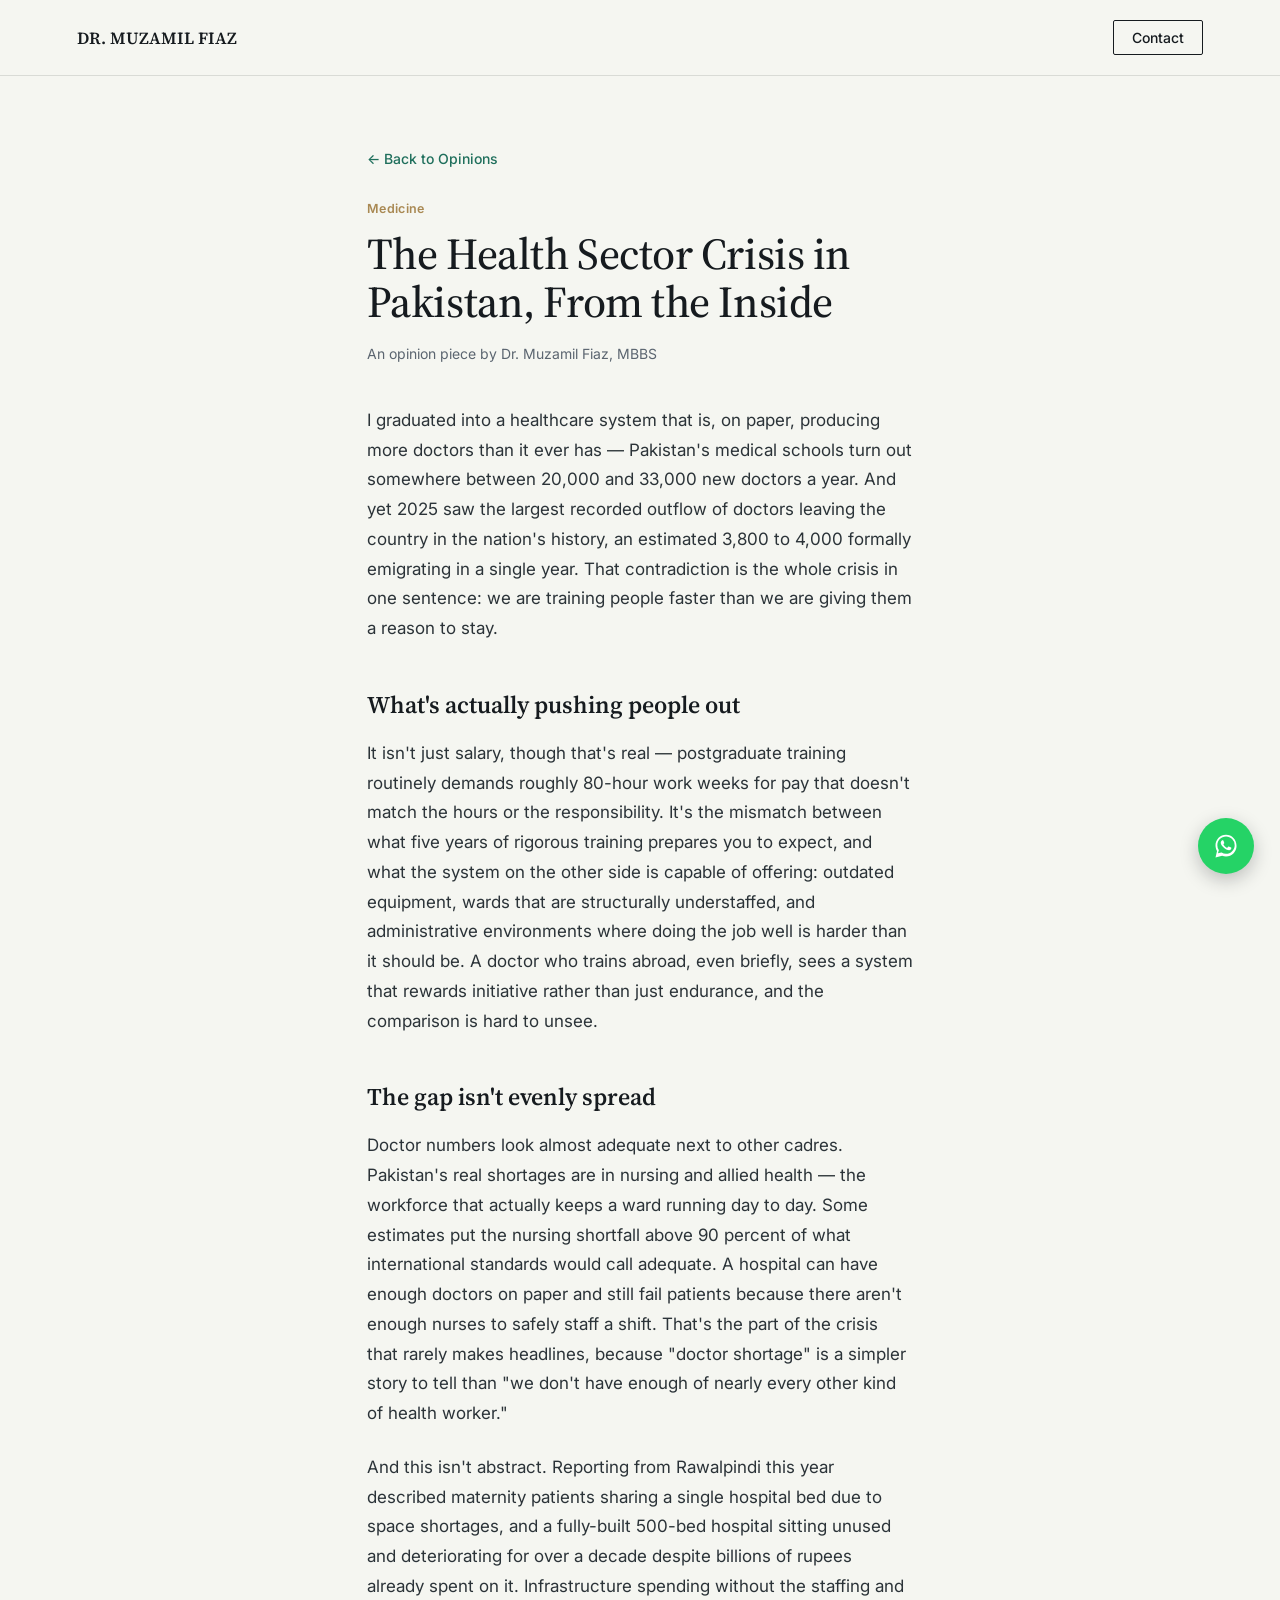
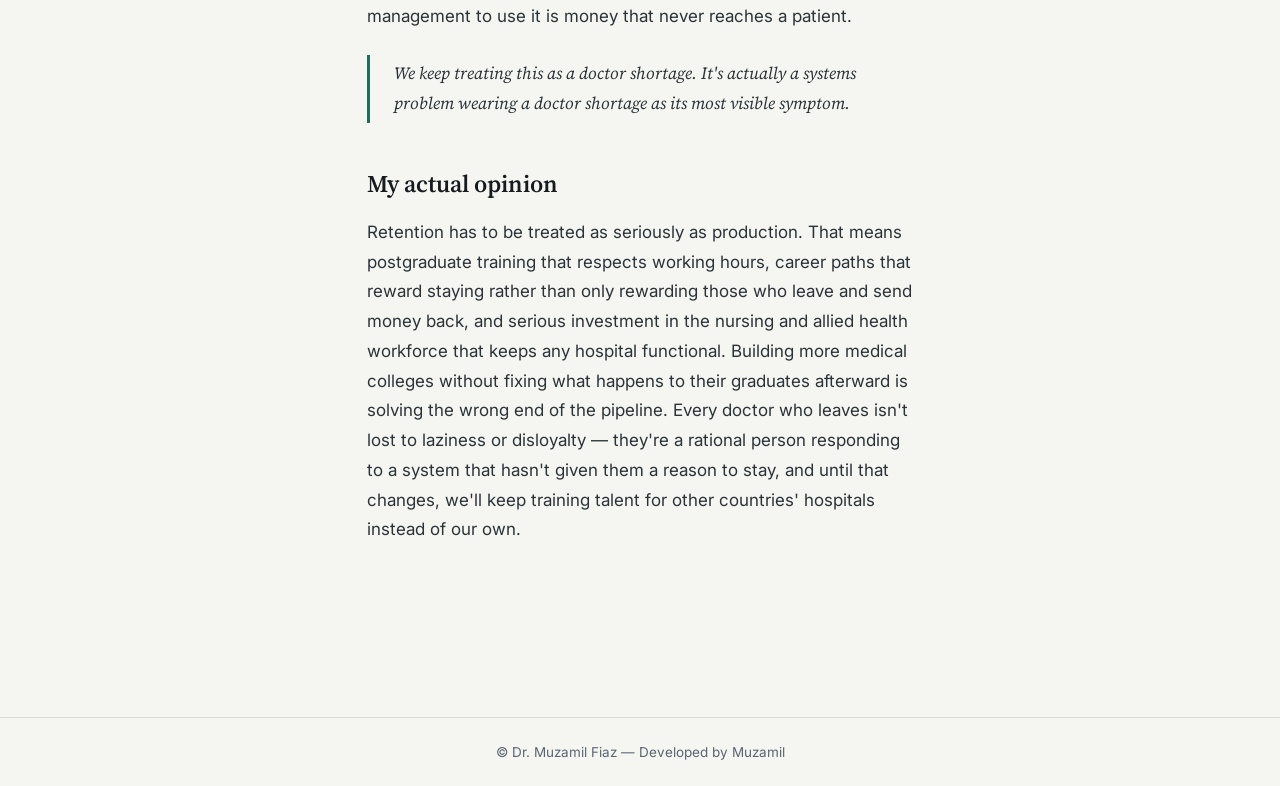
<file: health-crisis.html>
<!DOCTYPE html>
<html lang="en">
<head>
<meta charset="UTF-8">
<meta name="viewport" content="width=device-width,initial-scale=1">
<meta name="description" content="Dr. Muzamil Fiaz's opinion on Pakistan's health sector crisis.">
<title>Health Sector Crisis in Pakistan — Dr. Muzamil Fiaz</title>
<link rel="preconnect" href="https://fonts.googleapis.com">
<link rel="preconnect" href="https://fonts.gstatic.com" crossorigin>
<link href="https://fonts.googleapis.com/css2?family=Source+Serif+4:ital,opsz,wght@0,8..60,400;0,8..60,500;0,8..60,600;1,8..60,400&family=Inter:wght@400;500;600&display=swap" rel="stylesheet">
<style>
  :root{
    --ink:#161B1F; --paper:#F5F6F1; --paper-2:#FFFFFF; --teal:#1F6F5C; --gold:#A98953;
    --muted:#5B6570; --line: rgba(22,27,31,0.12);
    --serif: 'Source Serif 4', Georgia, serif; --sans: 'Inter', system-ui, sans-serif;
  }
  *{box-sizing:border-box;}
  html,body{margin:0;padding:0;background:var(--paper);color:var(--ink);font-family:var(--sans);}
  a{color:inherit;text-decoration:none;}
  :focus-visible{outline:2px solid var(--teal); outline-offset:3px;}

  header{
    position:sticky; top:0; z-index:50; display:flex;align-items:center;justify-content:space-between;
    padding:20px 6vw; border-bottom:1px solid var(--line);
    background:rgba(245,246,241,0.92); backdrop-filter:blur(6px);
  }
  .logo{font-family:var(--serif);font-size:17px;font-weight:600;}
  .contact-btn{border:1px solid var(--ink); padding:8px 18px; border-radius:2px; font-size:14px; font-weight:500; transition:background .2s ease,color .2s ease;}
  .contact-btn:hover{background:var(--ink); color:var(--paper);}

  main{max-width:700px; margin:0 auto; padding:8vh 6vw 12vh;}
  .back-link{font-size:14px; color:var(--teal); font-weight:500; margin-bottom:34px; display:inline-block;}
  .post-tag{font-size:12.5px;color:var(--gold);font-weight:600;letter-spacing:0.03em;margin-bottom:14px;display:block;}
  h1{font-family:var(--serif);font-weight:500;font-size:clamp(30px,4.4vw,44px);line-height:1.1;margin:0 0 18px;letter-spacing:-0.01em;}
  .post-meta{font-size:14px;color:var(--muted);margin:0 0 44px;}
  .post-body p{font-size:17px;line-height:1.75;color:#2b3338;margin:0 0 24px;max-width:66ch;}
  .post-body h2{font-family:var(--serif);font-size:24px;font-weight:600;margin:44px 0 18px;}
  .pull{
    font-family:var(--serif); font-style:italic; font-size:21px; line-height:1.5; color:var(--ink);
    border-left:3px solid var(--teal); padding:4px 0 4px 24px; margin:36px 0;
  }
  footer{border-top:1px solid var(--line);padding:26px 6vw;font-size:13.5px;color:var(--muted);text-align:center;margin-top:40px;}

  .whatsapp-float{
    position:fixed; bottom:26px; right:26px; z-index:100; width:56px; height:56px; border-radius:50%;
    background:#25D366; display:flex; align-items:center; justify-content:center;
    box-shadow:0 6px 18px rgba(22,27,31,0.25); transition:transform .2s ease, box-shadow .2s ease;
  }
  .whatsapp-float:hover{transform:translateY(-3px); box-shadow:0 10px 22px rgba(22,27,31,0.3);}
  .whatsapp-float svg{width:28px;height:28px;}
</style>
</head>
<body>

<header>
  <a class="logo" href="../index.html">DR. MUZAMIL FIAZ</a>
  <a class="contact-btn" href="../index.html#contact">Contact</a>
</header>

<main>
  <a class="back-link" href="../index.html#opinions">← Back to Opinions</a>
  <span class="post-tag">Medicine</span>
  <h1>The Health Sector Crisis in Pakistan, From the Inside</h1>
  <p class="post-meta">An opinion piece by Dr. Muzamil Fiaz, MBBS</p>

  <div class="post-body">
    <p>I graduated into a healthcare system that is, on paper, producing more doctors than it ever has — Pakistan's medical schools turn out somewhere between 20,000 and 33,000 new doctors a year. And yet 2025 saw the largest recorded outflow of doctors leaving the country in the nation's history, an estimated 3,800 to 4,000 formally emigrating in a single year. That contradiction is the whole crisis in one sentence: we are training people faster than we are giving them a reason to stay.</p>

    <h2>What's actually pushing people out</h2>
    <p>It isn't just salary, though that's real — postgraduate training routinely demands roughly 80-hour work weeks for pay that doesn't match the hours or the responsibility. It's the mismatch between what five years of rigorous training prepares you to expect, and what the system on the other side is capable of offering: outdated equipment, wards that are structurally understaffed, and administrative environments where doing the job well is harder than it should be. A doctor who trains abroad, even briefly, sees a system that rewards initiative rather than just endurance, and the comparison is hard to unsee.</p>

    <h2>The gap isn't evenly spread</h2>
    <p>Doctor numbers look almost adequate next to other cadres. Pakistan's real shortages are in nursing and allied health — the workforce that actually keeps a ward running day to day. Some estimates put the nursing shortfall above 90 percent of what international standards would call adequate. A hospital can have enough doctors on paper and still fail patients because there aren't enough nurses to safely staff a shift. That's the part of the crisis that rarely makes headlines, because "doctor shortage" is a simpler story to tell than "we don't have enough of nearly every other kind of health worker."</p>

    <p>And this isn't abstract. Reporting from Rawalpindi this year described maternity patients sharing a single hospital bed due to space shortages, and a fully-built 500-bed hospital sitting unused and deteriorating for over a decade despite billions of rupees already spent on it. Infrastructure spending without the staffing and management to use it is money that never reaches a patient.</p>

    <p class="pull">We keep treating this as a doctor shortage. It's actually a systems problem wearing a doctor shortage as its most visible symptom.</p>

    <h2>My actual opinion</h2>
    <p>Retention has to be treated as seriously as production. That means postgraduate training that respects working hours, career paths that reward staying rather than only rewarding those who leave and send money back, and serious investment in the nursing and allied health workforce that keeps any hospital functional. Building more medical colleges without fixing what happens to their graduates afterward is solving the wrong end of the pipeline. Every doctor who leaves isn't lost to laziness or disloyalty — they're a rational person responding to a system that hasn't given them a reason to stay, and until that changes, we'll keep training talent for other countries' hospitals instead of our own.</p>
  </div>
</main>

<footer>© Dr. Muzamil Fiaz — Developed by <a href="https://www.instagram.com/mu7_ami1/" target="_blank" rel="noopener">Muzamil</a></footer>

<a class="whatsapp-float" href="https://wa.me/923120510151?text=Hey%20Muzamil%2C%20I%20wanna%20know%20about%20you" target="_blank" rel="noopener" aria-label="Message Muzamil on WhatsApp">
  <svg viewBox="0 0 32 32" fill="white" xmlns="http://www.w3.org/2000/svg">
    <path d="M16.02 3C9.4 3 4 8.4 4 15.02c0 2.4.63 4.65 1.73 6.6L4 29l7.55-1.98a11.98 11.98 0 0 0 4.47.86h.01c6.62 0 12.02-5.4 12.02-12.02C28.05 8.4 22.65 3 16.02 3zm0 21.9h-.01a9.9 9.9 0 0 1-5.05-1.38l-.36-.21-3.75.98 1-3.66-.24-.38a9.86 9.86 0 0 1-1.51-5.23c0-5.46 4.45-9.9 9.92-9.9 2.65 0 5.13 1.03 7 2.9a9.83 9.83 0 0 1 2.9 7c0 5.47-4.45 9.88-9.9 9.88zm5.43-7.4c-.3-.15-1.76-.87-2.03-.97-.27-.1-.47-.15-.67.15-.2.3-.77.97-.94 1.17-.17.2-.35.22-.65.07-.3-.15-1.25-.46-2.38-1.47a8.94 8.94 0 0 1-1.65-2.05c-.17-.3-.02-.46.13-.6.13-.13.3-.35.45-.52.15-.17.2-.3.3-.5.1-.2.05-.37-.02-.52-.07-.15-.67-1.6-.92-2.2-.24-.58-.49-.5-.67-.5-.17-.01-.37-.01-.57-.01-.2 0-.52.07-.8.37-.27.3-1.04 1.02-1.04 2.5s1.07 2.9 1.22 3.1c.15.2 2.1 3.2 5.08 4.49.71.3 1.26.49 1.69.62.71.23 1.36.2 1.87.12.57-.08 1.76-.72 2.01-1.4.25-.7.25-1.3.17-1.43-.07-.13-.27-.2-.57-.35z"/>
  </svg>
</a>

</body>
</html>
</file>
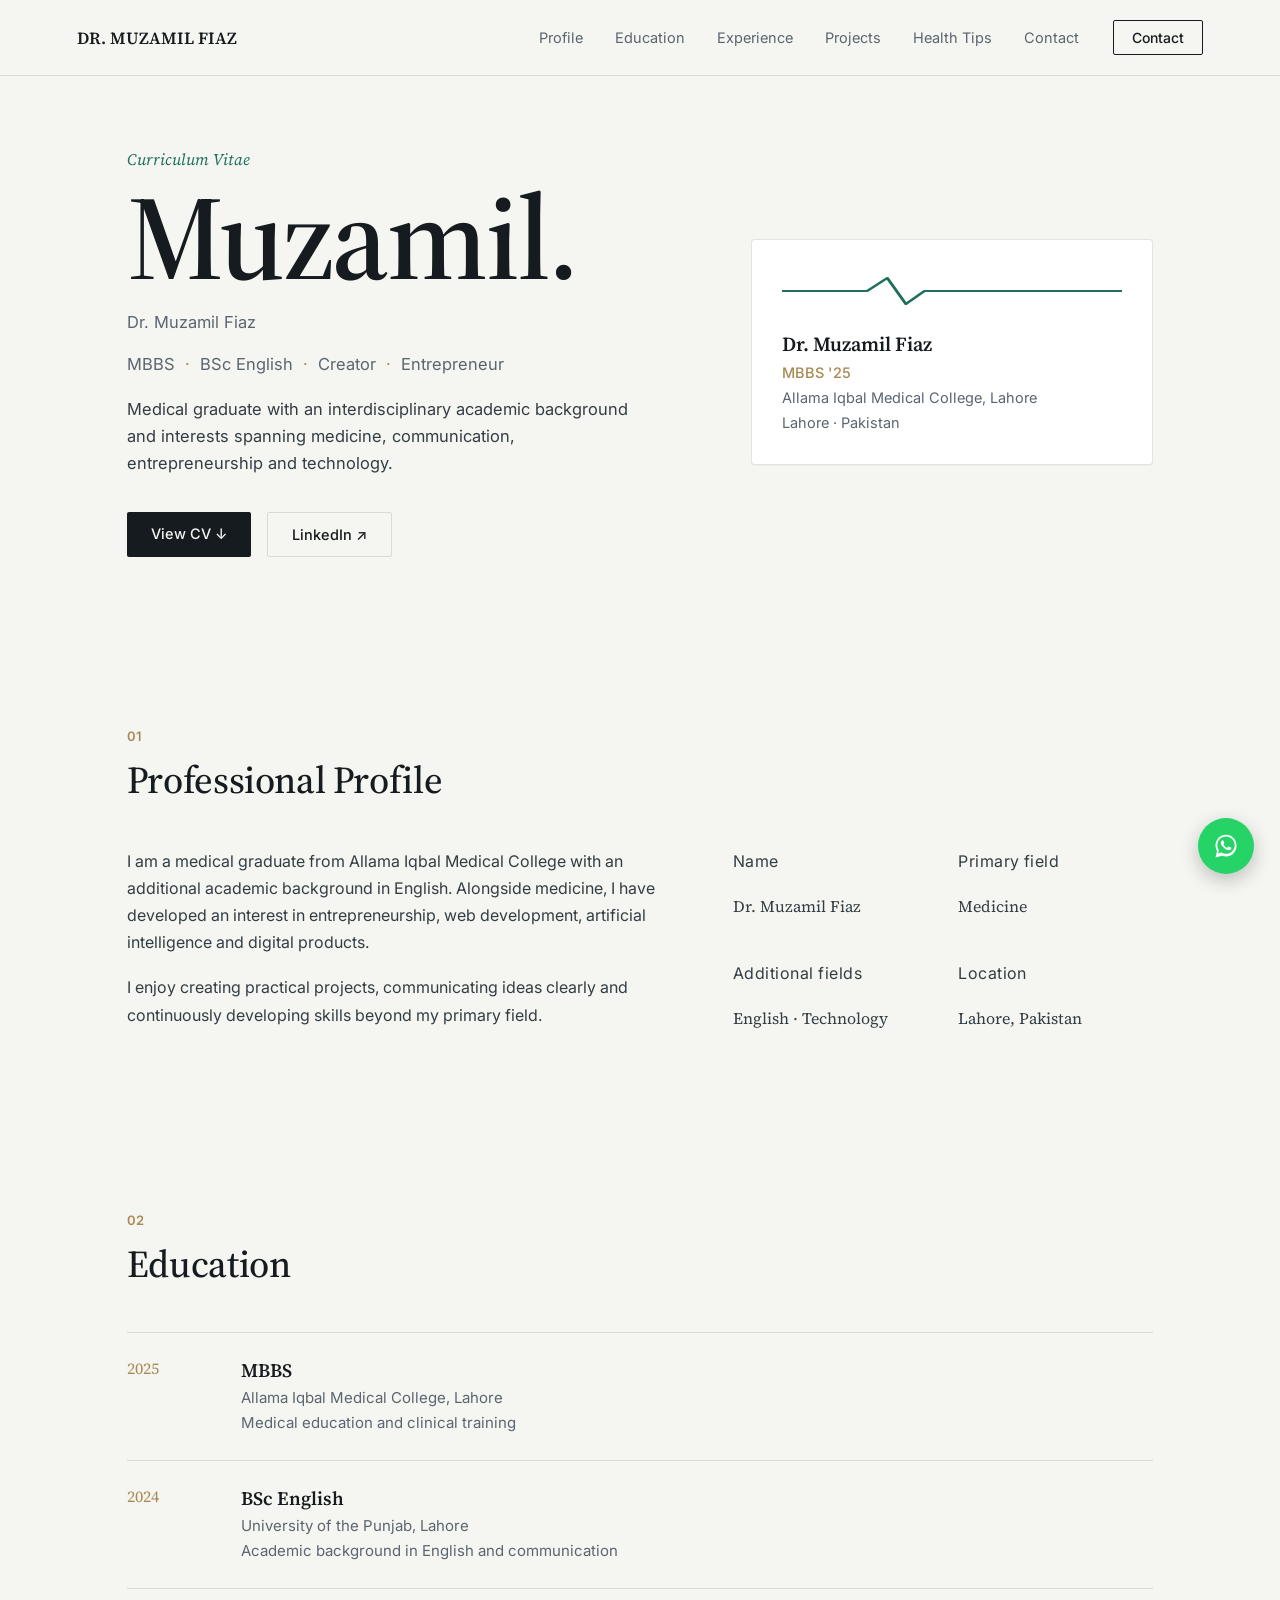
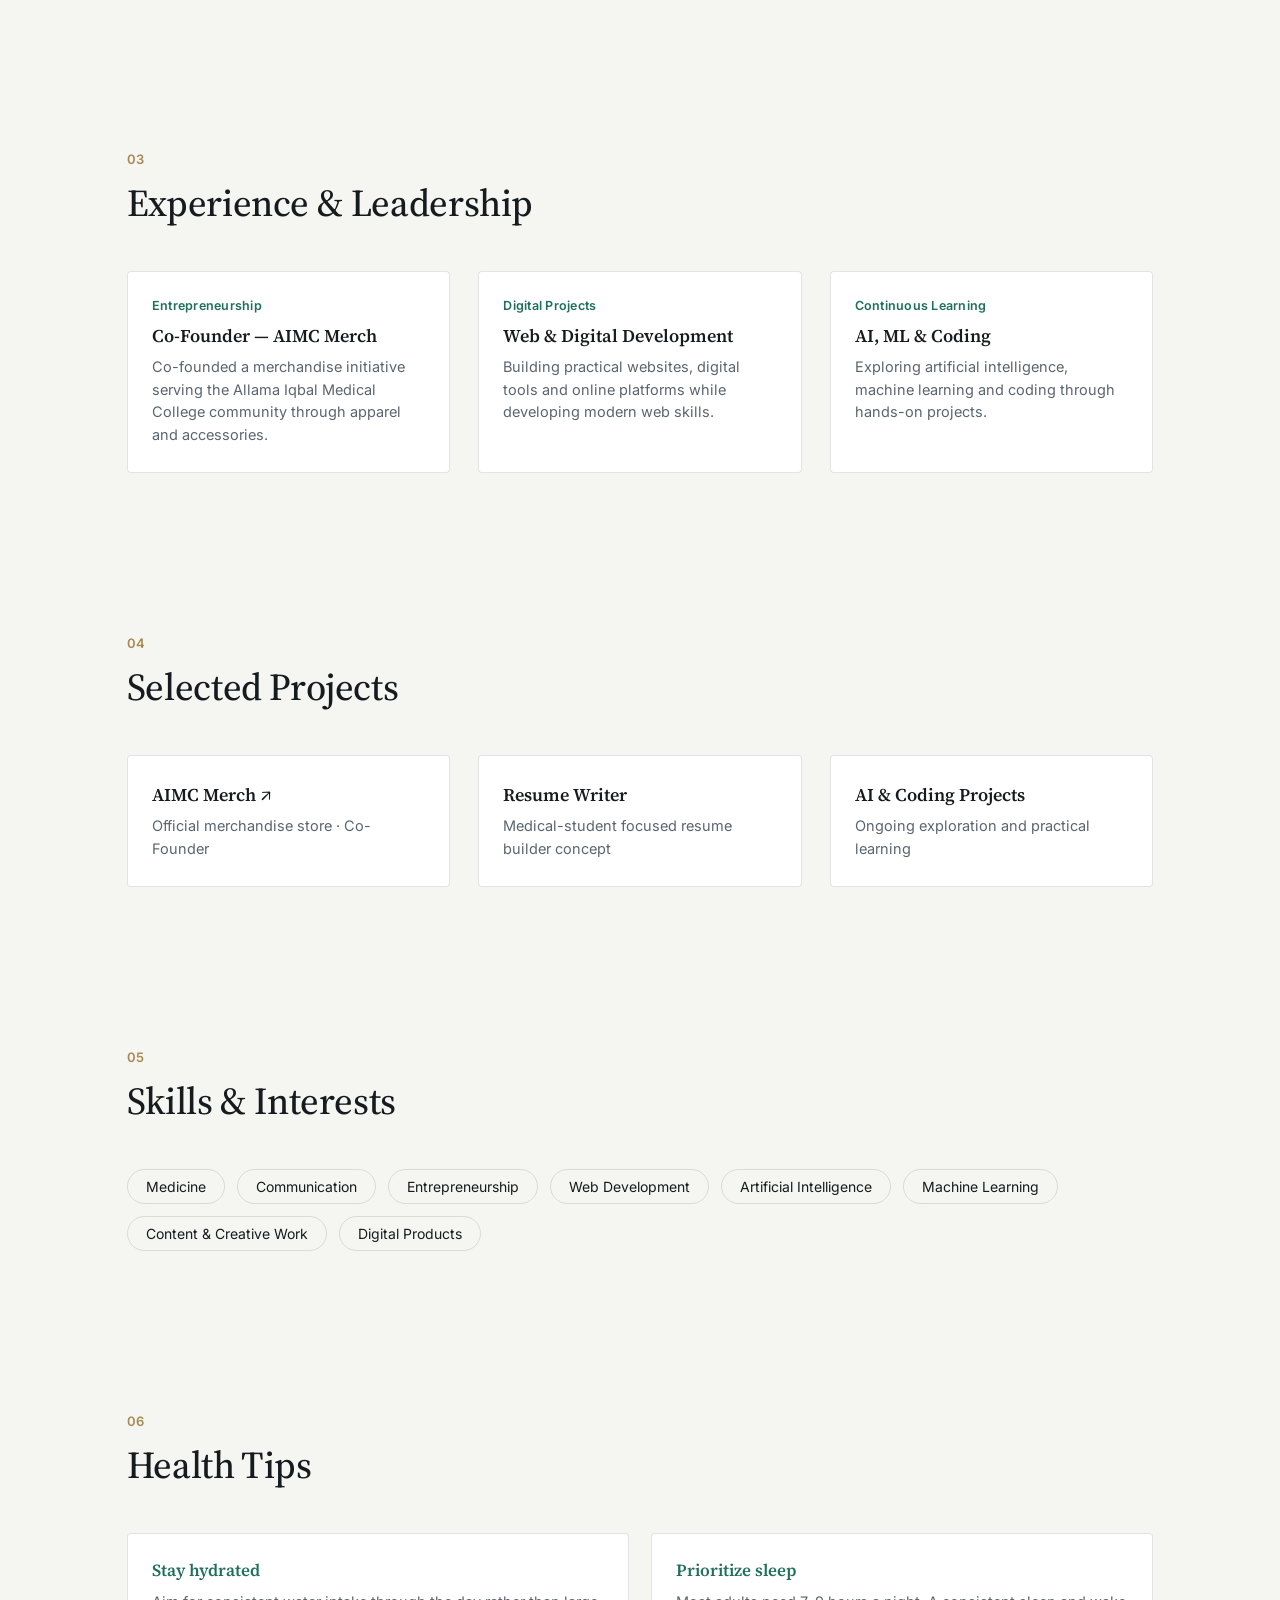
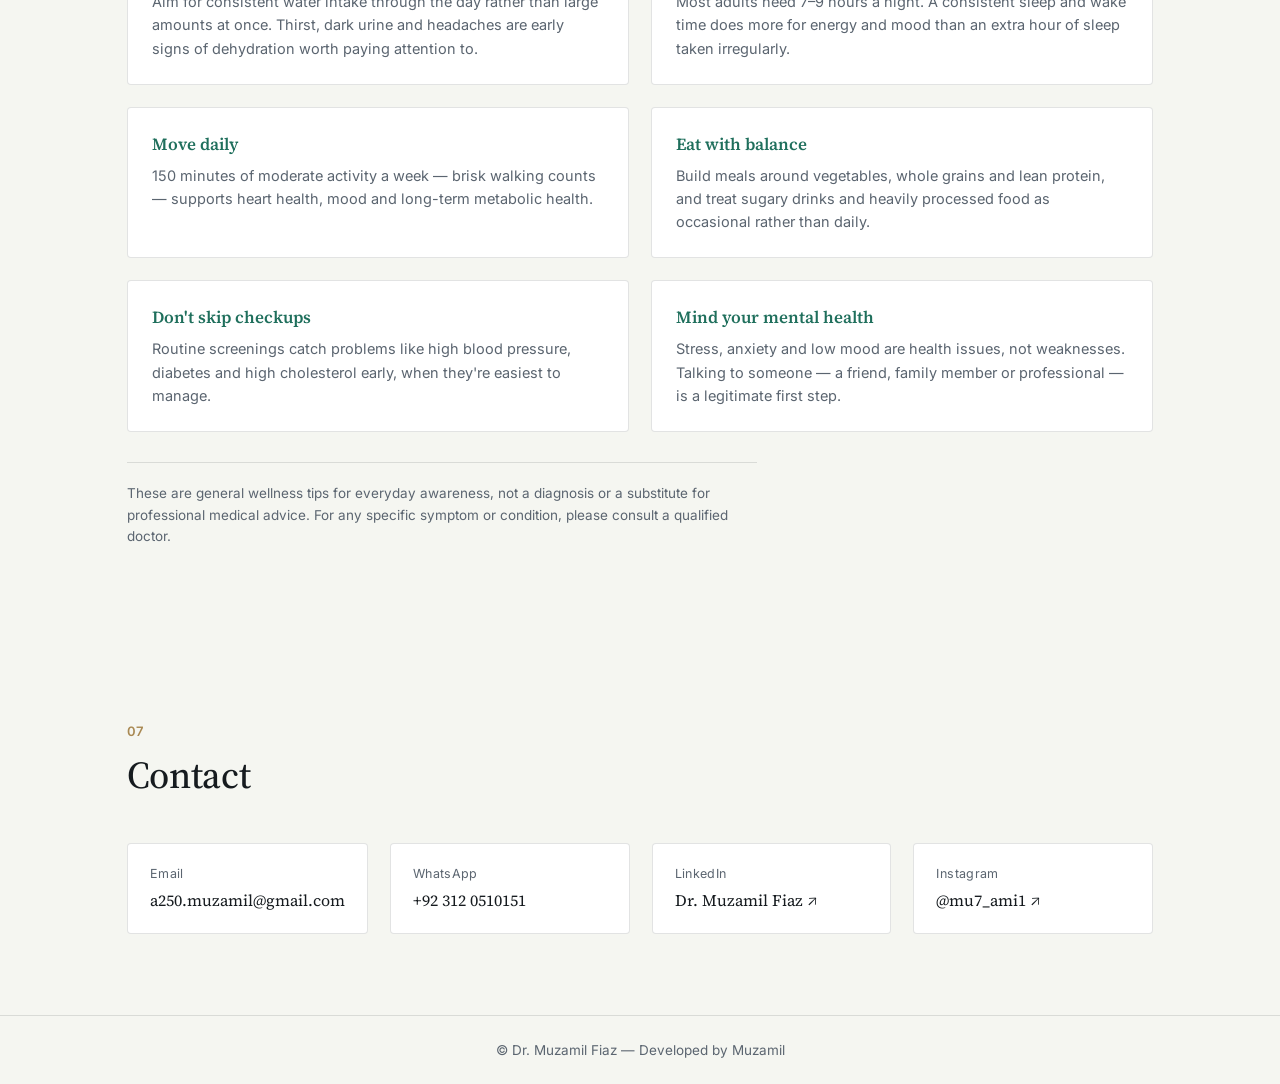
<file: index-2.html>
<!DOCTYPE html>
<html lang="en">
<head>
<meta charset="UTF-8">
<meta name="viewport" content="width=device-width,initial-scale=1">
<meta name="description" content="Dr. Muzamil Fiaz — Professional CV and portfolio.">
<title>Dr. Muzamil Fiaz | CV</title>
<link rel="preconnect" href="https://fonts.googleapis.com">
<link rel="preconnect" href="https://fonts.gstatic.com" crossorigin>
<link href="https://fonts.googleapis.com/css2?family=Source+Serif+4:ital,opsz,wght@0,8..60,400;0,8..60,500;0,8..60,600;1,8..60,400&family=Inter:wght@400;500;600&display=swap" rel="stylesheet">
<style>
  :root{
    --ink:#161B1F;
    --paper:#F5F6F1;
    --paper-2:#FFFFFF;
    --teal:#1F6F5C;
    --gold:#A98953;
    --muted:#5B6570;
    --line: rgba(22,27,31,0.12);
    --serif: 'Source Serif 4', Georgia, serif;
    --sans: 'Inter', system-ui, sans-serif;
  }
  *{box-sizing:border-box;}
  html{scroll-behavior:smooth;}
  html,body{margin:0;padding:0;background:var(--paper);color:var(--ink);font-family:var(--sans);}
  a{color:inherit;text-decoration:none;}
  img{max-width:100%;display:block;}
  :focus-visible{outline:2px solid var(--teal); outline-offset:3px;}
  section{padding:9vh 6vw;max-width:1180px;margin:0 auto;}
  h2{font-family:var(--serif);font-weight:500;font-size:clamp(28px,3.4vw,38px);margin:0 0 42px;letter-spacing:-0.01em;}
  .section-index{font-size:13px;color:var(--gold);font-weight:600;letter-spacing:0.04em;margin-bottom:10px;display:block;}

  /* ---------- NAV ---------- */
  header{
    position:sticky; top:0; z-index:50;
    display:flex;align-items:center;justify-content:space-between;
    padding:20px 6vw;
    border-bottom:1px solid var(--line);
    background:rgba(245,246,241,0.92);
    backdrop-filter:blur(6px);
  }
  .logo{font-family:var(--serif);font-size:17px;font-weight:600;}
  .nav-links{display:flex;gap:34px;align-items:center;}
  nav{display:flex;gap:32px;}
  nav a{font-size:14.5px;color:var(--muted);transition:color .2s ease;}
  nav a:hover{color:var(--ink);}
  .contact-btn{
    border:1px solid var(--ink); padding:8px 18px; border-radius:2px;
    font-size:14px; font-weight:500; transition:background .2s ease,color .2s ease;
  }
  .contact-btn:hover{background:var(--ink); color:var(--paper);}
  .menu-toggle{display:none;font-size:22px;background:none;border:none;cursor:pointer;color:var(--ink);}
  @media (max-width:860px){
    nav{display:none;}
    .contact-btn{display:none;}
    .menu-toggle{display:block;}
  }

  /* ---------- HERO ---------- */
  .hero{
    display:grid; grid-template-columns:1.4fr 1fr; gap:60px; align-items:center;
    padding-top:8vh; padding-bottom:10vh;
  }
  .kicker{font-family:var(--serif);font-style:italic;font-size:16px;color:var(--teal);margin:0 0 10px;}
  .big-name{
    font-family:var(--serif);
    font-weight:600;
    font-size:clamp(64px,10vw,120px);
    line-height:0.95;
    letter-spacing:-0.015em;
    margin:0 0 18px;
  }
  .full-name{font-size:16.5px;color:var(--muted);margin:0 0 22px;}
  .role-line{font-size:16.5px;color:var(--muted);margin:0 0 22px;}
  .role-line .dot{color:var(--gold);margin:0 10px;}
  .bio{font-size:16.5px;line-height:1.65;color:#333d44;max-width:52ch;margin:0 0 34px;}
  .cta-row{display:flex;gap:16px;flex-wrap:wrap;}
  .btn-primary{background:var(--ink);color:var(--paper);padding:13px 24px;border-radius:2px;font-size:14.5px;font-weight:500;transition:background .2s ease;}
  .btn-primary:hover{background:var(--teal);}
  .btn-secondary{border:1px solid var(--line);padding:13px 24px;border-radius:2px;font-size:14.5px;font-weight:500;transition:border-color .2s ease;}
  .btn-secondary:hover{border-color:var(--ink);}

  .card{
    position:relative; background:var(--paper-2); border:1px solid var(--line); border-radius:4px;
    padding:34px 30px 28px; box-shadow:0 1px 0 rgba(22,27,31,0.03);
  }
  .card-pulse{display:block;width:100%;height:34px;margin-bottom:22px;}
  .pulse-path{fill:none;stroke:var(--teal);stroke-width:2;stroke-linecap:round;stroke-linejoin:round;stroke-dasharray:340;stroke-dashoffset:340;animation:draw 1.6s ease-out .3s forwards;}
  @keyframes draw{to{stroke-dashoffset:0;}}
  @media (prefers-reduced-motion:reduce){.pulse-path{animation:none;stroke-dashoffset:0;}}
  .card h3{font-family:var(--serif);font-size:20px;font-weight:600;margin:0 0 4px;}
  .card p{font-size:14.5px;color:var(--muted);margin:0 0 3px;line-height:1.5;}
  .card .degree{color:var(--gold);font-weight:500;}
  @media (max-width:860px){
    .hero{grid-template-columns:1fr;}
    .card{order:-1;max-width:320px;}
  }

  /* ---------- PROFILE ---------- */
  .profile-grid{display:grid;grid-template-columns:1.3fr 1fr;gap:60px;}
  .profile-grid p{font-size:16px;line-height:1.7;color:#333d44;margin:0 0 18px;max-width:60ch;}
  .facts{display:grid;grid-template-columns:1fr 1fr;gap:22px 30px;align-content:start;}
  .fact-label{font-size:12.5px;color:var(--muted);letter-spacing:0.03em;margin-bottom:4px;}
  .fact-value{font-family:var(--serif);font-size:17px;}
  @media (max-width:860px){.profile-grid{grid-template-columns:1fr;}}

  /* ---------- EDUCATION / EXPERIENCE ---------- */
  .timeline-item{
    display:grid; grid-template-columns:90px 1fr; gap:24px; padding:24px 0; border-top:1px solid var(--line);
  }
  .timeline-item:last-child{border-bottom:1px solid var(--line);}
  .timeline-year{font-family:var(--serif);color:var(--gold);font-size:16px;}
  .timeline-item h3{font-family:var(--serif);font-size:19px;font-weight:600;margin:0 0 4px;}
  .timeline-item p{font-size:15px;color:var(--muted);margin:0 0 2px;line-height:1.5;}

  .exp-grid{display:grid;grid-template-columns:repeat(3,1fr);gap:28px;}
  .exp-card{border:1px solid var(--line);border-radius:4px;padding:26px 24px;background:var(--paper-2);}
  .exp-tag{font-size:12.5px;color:var(--teal);font-weight:600;letter-spacing:0.02em;margin-bottom:10px;display:block;}
  .exp-card h3{font-family:var(--serif);font-size:18px;font-weight:600;margin:0 0 8px;}
  .exp-card p{font-size:14.5px;color:var(--muted);line-height:1.55;margin:0;}
  @media (max-width:860px){.exp-grid{grid-template-columns:1fr;}}

  /* ---------- PROJECTS ---------- */
  .project-grid{display:grid;grid-template-columns:repeat(3,1fr);gap:28px;}
  .project-card{border:1px solid var(--line);border-radius:4px;padding:26px 24px;background:var(--paper-2);transition:border-color .2s ease;}
  .project-card:hover{border-color:var(--teal);}
  .project-card h3{font-family:var(--serif);font-size:18px;font-weight:600;margin:0 0 8px;}
  .project-card p{font-size:14.5px;color:var(--muted);line-height:1.55;margin:0;}
  @media (max-width:860px){.project-grid{grid-template-columns:1fr;}}

  /* ---------- SKILLS ---------- */
  .skill-list{display:flex;flex-wrap:wrap;gap:12px;}
  .skill-chip{border:1px solid var(--line);border-radius:20px;padding:8px 18px;font-size:14px;color:var(--ink);}

  /* ---------- HEALTH TIPS ---------- */
  .tips-grid{display:grid;grid-template-columns:repeat(2,1fr);gap:22px;}
  .tip-card{border:1px solid var(--line);border-radius:4px;padding:24px;background:var(--paper-2);}
  .tip-card h3{font-family:var(--serif);font-size:17px;font-weight:600;margin:0 0 8px;color:var(--teal);}
  .tip-card p{font-size:14.5px;color:var(--muted);line-height:1.6;margin:0;}
  .tips-note{
    margin-top:30px;font-size:13.5px;color:var(--muted);border-top:1px solid var(--line);
    padding-top:20px;line-height:1.6;max-width:70ch;
  }
  @media (max-width:860px){.tips-grid{grid-template-columns:1fr;}}

  /* ---------- CONTACT ---------- */
  .contact-grid{display:grid;grid-template-columns:repeat(4,1fr);gap:22px;}
  .contact-card{border:1px solid var(--line);border-radius:4px;padding:22px;background:var(--paper-2);}
  .contact-label{font-size:12.5px;color:var(--muted);letter-spacing:0.03em;margin-bottom:8px;display:block;}
  .contact-value{font-family:var(--serif);font-size:16px;}
  @media (max-width:860px){.contact-grid{grid-template-columns:1fr 1fr;}}
  @media (max-width:520px){.contact-grid{grid-template-columns:1fr;}}

  footer{border-top:1px solid var(--line);padding:26px 6vw;font-size:13.5px;color:var(--muted);text-align:center;}

  /* ---------- FLOATING WHATSAPP BUTTON ---------- */
  .whatsapp-float{
    position:fixed; bottom:26px; right:26px; z-index:100;
    width:56px; height:56px; border-radius:50%;
    background:#25D366; display:flex; align-items:center; justify-content:center;
    box-shadow:0 6px 18px rgba(22,27,31,0.25);
    transition:transform .2s ease, box-shadow .2s ease;
  }
  .whatsapp-float:hover{transform:translateY(-3px); box-shadow:0 10px 22px rgba(22,27,31,0.3);}
  .whatsapp-float svg{width:28px;height:28px;}
</style>
</head>
<body>

<header>
  <a class="logo" href="#home">DR. MUZAMIL FIAZ</a>
  <div class="nav-links">
    <nav>
      <a href="#profile">Profile</a>
      <a href="#education">Education</a>
      <a href="#experience">Experience</a>
      <a href="#projects">Projects</a>
      <a href="#health-tips">Health Tips</a>
      <a href="#contact">Contact</a>
    </nav>
    <a class="contact-btn" href="#contact">Contact</a>
  </div>
  <button class="menu-toggle" aria-label="Open menu">☰</button>
</header>

<!-- ============ HERO ============ -->
<section class="hero" id="home">
  <div>
    <p class="kicker">Curriculum Vitae</p>
    <h1 class="big-name">Muzamil.</h1>
    <p class="full-name">Dr. Muzamil Fiaz</p>
    <p class="role-line">MBBS<span class="dot">·</span>BSc English<span class="dot">·</span>Creator<span class="dot">·</span>Entrepreneur</p>
    <p class="bio">Medical graduate with an interdisciplinary academic background and interests spanning medicine, communication, entrepreneurship and technology.</p>
    <div class="cta-row">
      <a class="btn-primary" href="#profile">View CV ↓</a>
      <a class="btn-secondary" href="https://www.linkedin.com/in/muzamil-fiaz-1b33b521a" target="_blank" rel="noopener">LinkedIn ↗</a>
    </div>
  </div>

  <div class="card">
    <svg class="card-pulse" viewBox="0 0 220 34" preserveAspectRatio="none">
      <path class="pulse-path" d="M0,17 L55,17 L68,4 L80,30 L92,17 L220,17" />
    </svg>
    <h3>Dr. Muzamil Fiaz</h3>
    <p class="degree">MBBS '25</p>
    <p>Allama Iqbal Medical College, Lahore</p>
    <p>Lahore · Pakistan</p>
  </div>
</section>

<!-- ============ PROFILE ============ -->
<section id="profile">
  <span class="section-index">01</span>
  <h2>Professional Profile</h2>
  <div class="profile-grid">
    <div>
      <p>I am a medical graduate from Allama Iqbal Medical College with an additional academic background in English. Alongside medicine, I have developed an interest in entrepreneurship, web development, artificial intelligence and digital products.</p>
      <p>I enjoy creating practical projects, communicating ideas clearly and continuously developing skills beyond my primary field.</p>
    </div>
    <div class="facts">
      <div><p class="fact-label">Name</p><p class="fact-value">Dr. Muzamil Fiaz</p></div>
      <div><p class="fact-label">Primary field</p><p class="fact-value">Medicine</p></div>
      <div><p class="fact-label">Additional fields</p><p class="fact-value">English · Technology</p></div>
      <div><p class="fact-label">Location</p><p class="fact-value">Lahore, Pakistan</p></div>
    </div>
  </div>
</section>

<!-- ============ EDUCATION ============ -->
<section id="education">
  <span class="section-index">02</span>
  <h2>Education</h2>
  <div class="timeline-item">
    <span class="timeline-year">2025</span>
    <div>
      <h3>MBBS</h3>
      <p>Allama Iqbal Medical College, Lahore</p>
      <p>Medical education and clinical training</p>
    </div>
  </div>
  <div class="timeline-item">
    <span class="timeline-year">2024</span>
    <div>
      <h3>BSc English</h3>
      <p>University of the Punjab, Lahore</p>
      <p>Academic background in English and communication</p>
    </div>
  </div>
</section>

<!-- ============ EXPERIENCE ============ -->
<section id="experience">
  <span class="section-index">03</span>
  <h2>Experience &amp; Leadership</h2>
  <div class="exp-grid">
    <div class="exp-card">
      <span class="exp-tag">Entrepreneurship</span>
      <h3>Co-Founder — AIMC Merch</h3>
      <p>Co-founded a merchandise initiative serving the Allama Iqbal Medical College community through apparel and accessories.</p>
    </div>
    <div class="exp-card">
      <span class="exp-tag">Digital Projects</span>
      <h3>Web &amp; Digital Development</h3>
      <p>Building practical websites, digital tools and online platforms while developing modern web skills.</p>
    </div>
    <div class="exp-card">
      <span class="exp-tag">Continuous Learning</span>
      <h3>AI, ML &amp; Coding</h3>
      <p>Exploring artificial intelligence, machine learning and coding through hands-on projects.</p>
    </div>
  </div>
</section>

<!-- ============ PROJECTS ============ -->
<section id="projects">
  <span class="section-index">04</span>
  <h2>Selected Projects</h2>
  <div class="project-grid">
    <a class="project-card" href="https://aimcmerch.store" target="_blank" rel="noopener">
      <h3>AIMC Merch ↗</h3>
      <p>Official merchandise store · Co-Founder</p>
    </a>
    <div class="project-card">
      <h3>Resume Writer</h3>
      <p>Medical-student focused resume builder concept</p>
    </div>
    <div class="project-card">
      <h3>AI &amp; Coding Projects</h3>
      <p>Ongoing exploration and practical learning</p>
    </div>
  </div>
</section>

<!-- ============ SKILLS ============ -->
<section id="skills">
  <span class="section-index">05</span>
  <h2>Skills &amp; Interests</h2>
  <div class="skill-list">
    <span class="skill-chip">Medicine</span>
    <span class="skill-chip">Communication</span>
    <span class="skill-chip">Entrepreneurship</span>
    <span class="skill-chip">Web Development</span>
    <span class="skill-chip">Artificial Intelligence</span>
    <span class="skill-chip">Machine Learning</span>
    <span class="skill-chip">Content &amp; Creative Work</span>
    <span class="skill-chip">Digital Products</span>
  </div>
</section>

<!-- ============ HEALTH TIPS ============ -->
<section id="health-tips">
  <span class="section-index">06</span>
  <h2>Health Tips</h2>
  <div class="tips-grid">
    <div class="tip-card">
      <h3>Stay hydrated</h3>
      <p>Aim for consistent water intake through the day rather than large amounts at once. Thirst, dark urine and headaches are early signs of dehydration worth paying attention to.</p>
    </div>
    <div class="tip-card">
      <h3>Prioritize sleep</h3>
      <p>Most adults need 7–9 hours a night. A consistent sleep and wake time does more for energy and mood than an extra hour of sleep taken irregularly.</p>
    </div>
    <div class="tip-card">
      <h3>Move daily</h3>
      <p>150 minutes of moderate activity a week — brisk walking counts — supports heart health, mood and long-term metabolic health.</p>
    </div>
    <div class="tip-card">
      <h3>Eat with balance</h3>
      <p>Build meals around vegetables, whole grains and lean protein, and treat sugary drinks and heavily processed food as occasional rather than daily.</p>
    </div>
    <div class="tip-card">
      <h3>Don't skip checkups</h3>
      <p>Routine screenings catch problems like high blood pressure, diabetes and high cholesterol early, when they're easiest to manage.</p>
    </div>
    <div class="tip-card">
      <h3>Mind your mental health</h3>
      <p>Stress, anxiety and low mood are health issues, not weaknesses. Talking to someone — a friend, family member or professional — is a legitimate first step.</p>
    </div>
  </div>
  <p class="tips-note">These are general wellness tips for everyday awareness, not a diagnosis or a substitute for professional medical advice. For any specific symptom or condition, please consult a qualified doctor.</p>
</section>

<!-- ============ CONTACT ============ -->
<section id="contact">
  <span class="section-index">07</span>
  <h2>Contact</h2>
  <div class="contact-grid">
    <a class="contact-card" href="mailto:a250.muzamil@gmail.com">
      <span class="contact-label">Email</span>
      <span class="contact-value">a250.muzamil@gmail.com</span>
    </a>
    <a class="contact-card" href="https://wa.me/923120510151?text=Hey%20Muzamil%2C%20I%20wanna%20know%20about%20you" target="_blank" rel="noopener">
      <span class="contact-label">WhatsApp</span>
      <span class="contact-value">+92 312 0510151</span>
    </a>
    <a class="contact-card" href="https://www.linkedin.com/in/muzamil-fiaz-1b33b521a" target="_blank" rel="noopener">
      <span class="contact-label">LinkedIn</span>
      <span class="contact-value">Dr. Muzamil Fiaz ↗</span>
    </a>
    <a class="contact-card" href="https://www.instagram.com/mu7_ami1/" target="_blank" rel="noopener">
      <span class="contact-label">Instagram</span>
      <span class="contact-value">@mu7_ami1 ↗</span>
    </a>
  </div>
</section>

<footer>
  © Dr. Muzamil Fiaz — Developed by <a href="https://www.instagram.com/mu7_ami1/" target="_blank" rel="noopener">Muzamil</a>
</footer>

<!-- Floating WhatsApp button — visible on every scroll position -->
<a class="whatsapp-float" href="https://wa.me/923120510151?text=Hey%20Muzamil%2C%20I%20wanna%20know%20about%20you" target="_blank" rel="noopener" aria-label="Message Muzamil on WhatsApp">
  <svg viewBox="0 0 32 32" fill="white" xmlns="http://www.w3.org/2000/svg">
    <path d="M16.02 3C9.4 3 4 8.4 4 15.02c0 2.4.63 4.65 1.73 6.6L4 29l7.55-1.98a11.98 11.98 0 0 0 4.47.86h.01c6.62 0 12.02-5.4 12.02-12.02C28.05 8.4 22.65 3 16.02 3zm0 21.9h-.01a9.9 9.9 0 0 1-5.05-1.38l-.36-.21-3.75.98 1-3.66-.24-.38a9.86 9.86 0 0 1-1.51-5.23c0-5.46 4.45-9.9 9.92-9.9 2.65 0 5.13 1.03 7 2.9a9.83 9.83 0 0 1 2.9 7c0 5.47-4.45 9.88-9.9 9.88zm5.43-7.4c-.3-.15-1.76-.87-2.03-.97-.27-.1-.47-.15-.67.15-.2.3-.77.97-.94 1.17-.17.2-.35.22-.65.07-.3-.15-1.25-.46-2.38-1.47a8.94 8.94 0 0 1-1.65-2.05c-.17-.3-.02-.46.13-.6.13-.13.3-.35.45-.52.15-.17.2-.3.3-.5.1-.2.05-.37-.02-.52-.07-.15-.67-1.6-.92-2.2-.24-.58-.49-.5-.67-.5-.17-.01-.37-.01-.57-.01-.2 0-.52.07-.8.37-.27.3-1.04 1.02-1.04 2.5s1.07 2.9 1.22 3.1c.15.2 2.1 3.2 5.08 4.49.71.3 1.26.49 1.69.62.71.23 1.36.2 1.87.12.57-.08 1.76-.72 2.01-1.4.25-.7.25-1.3.17-1.43-.07-.13-.27-.2-.57-.35z"/>
  </svg>
</a>

</body>
</html>
</file>
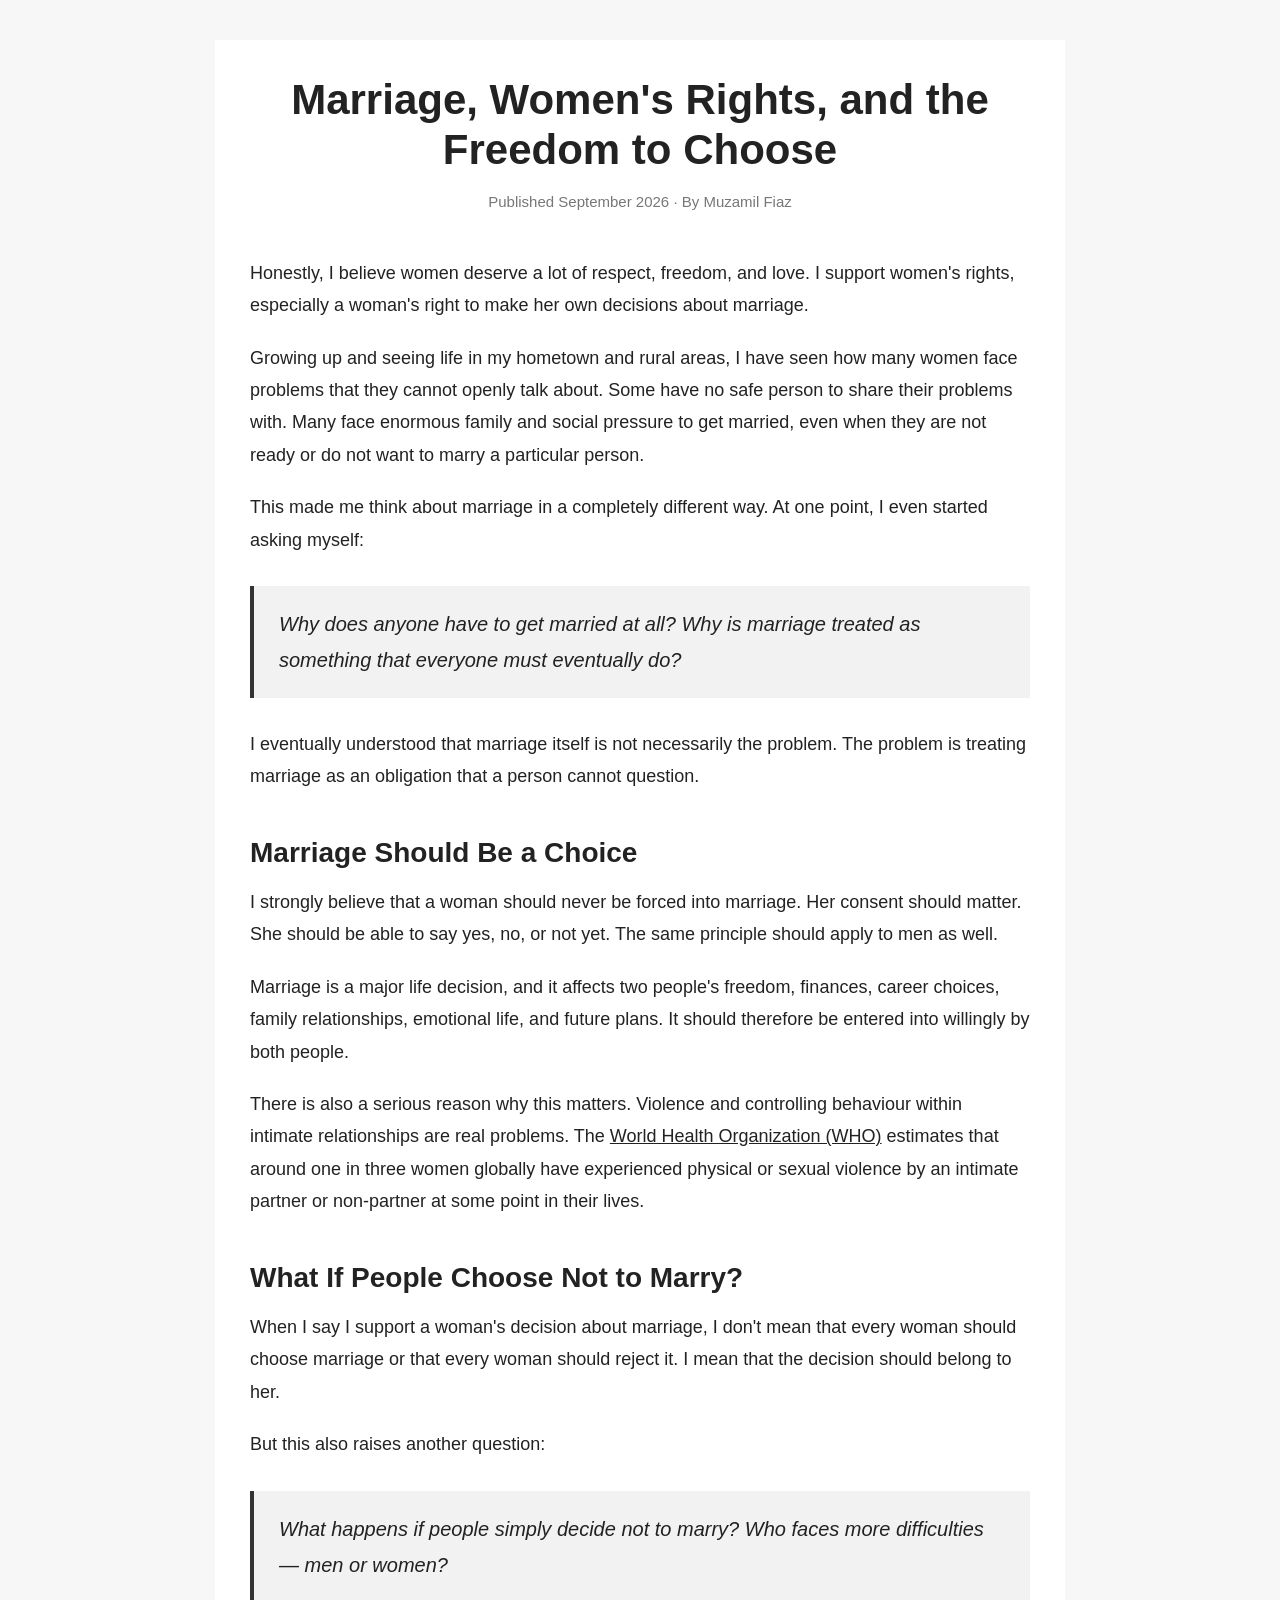
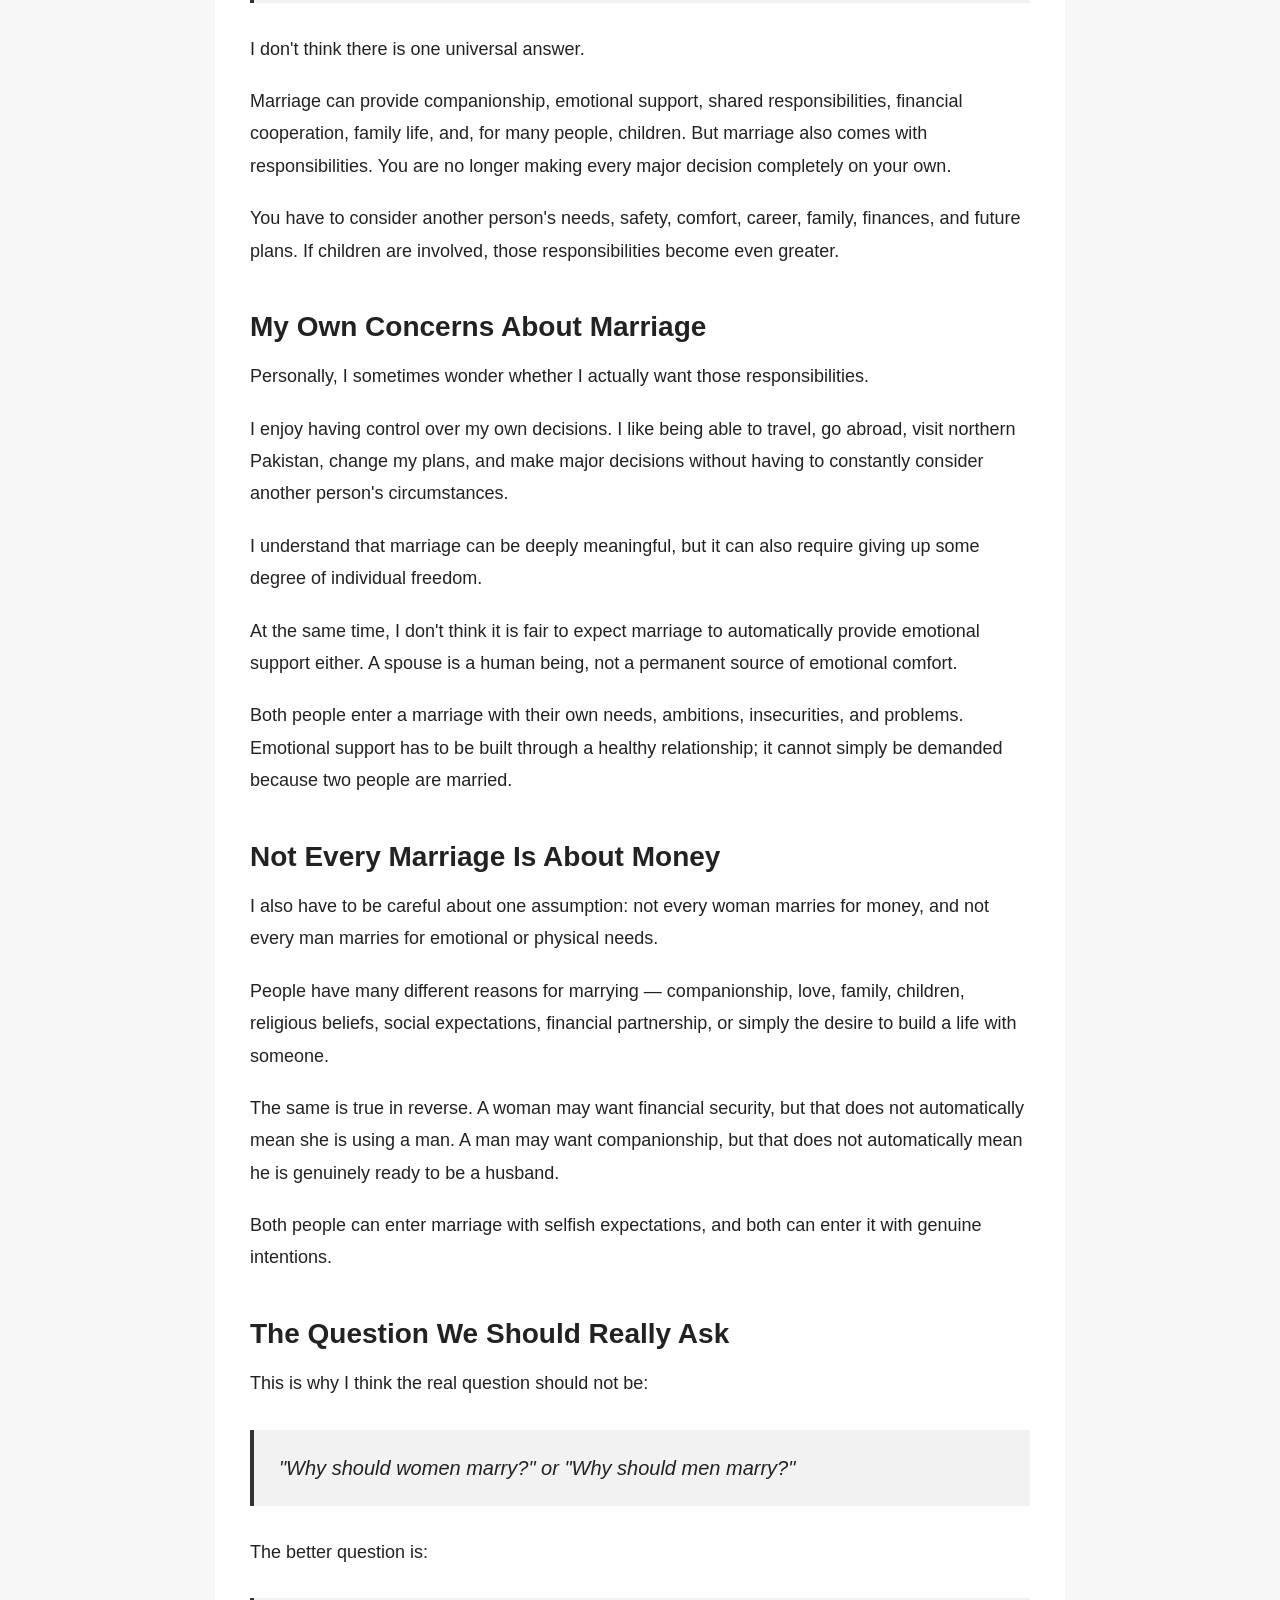
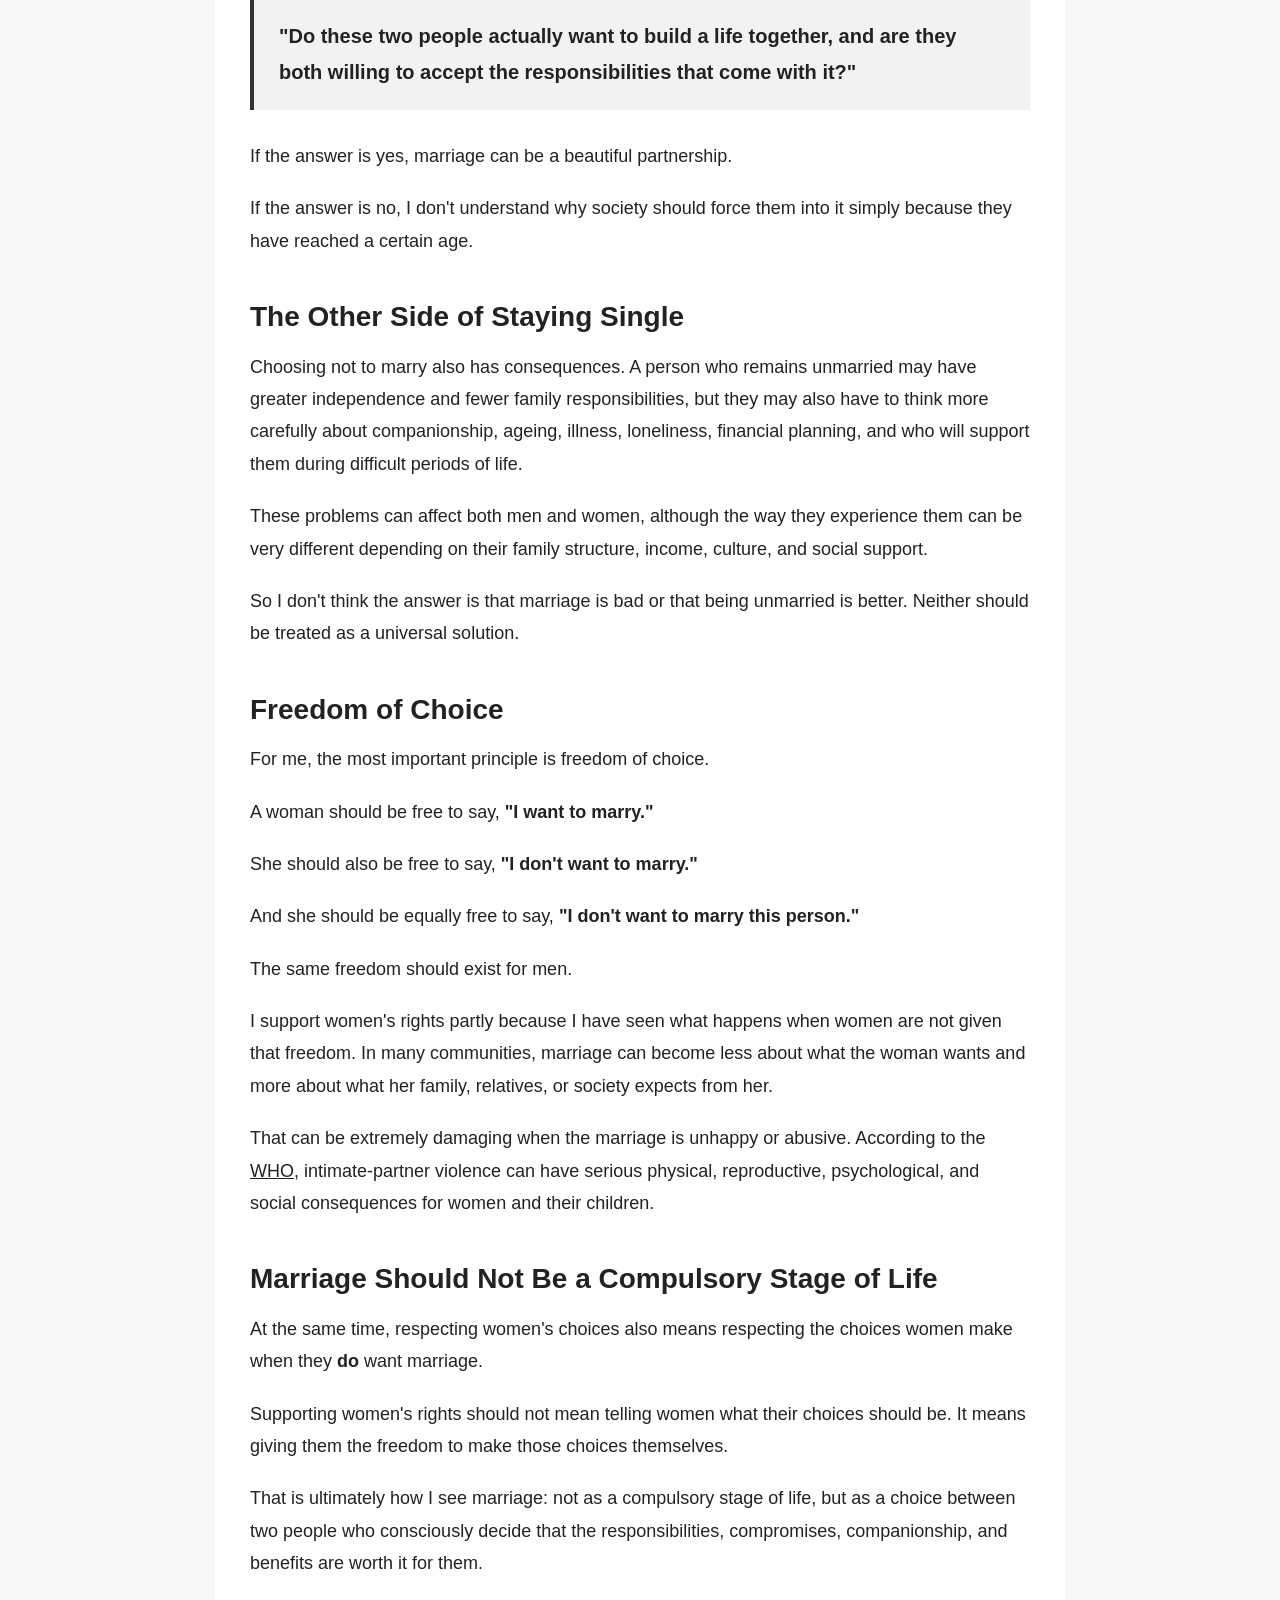
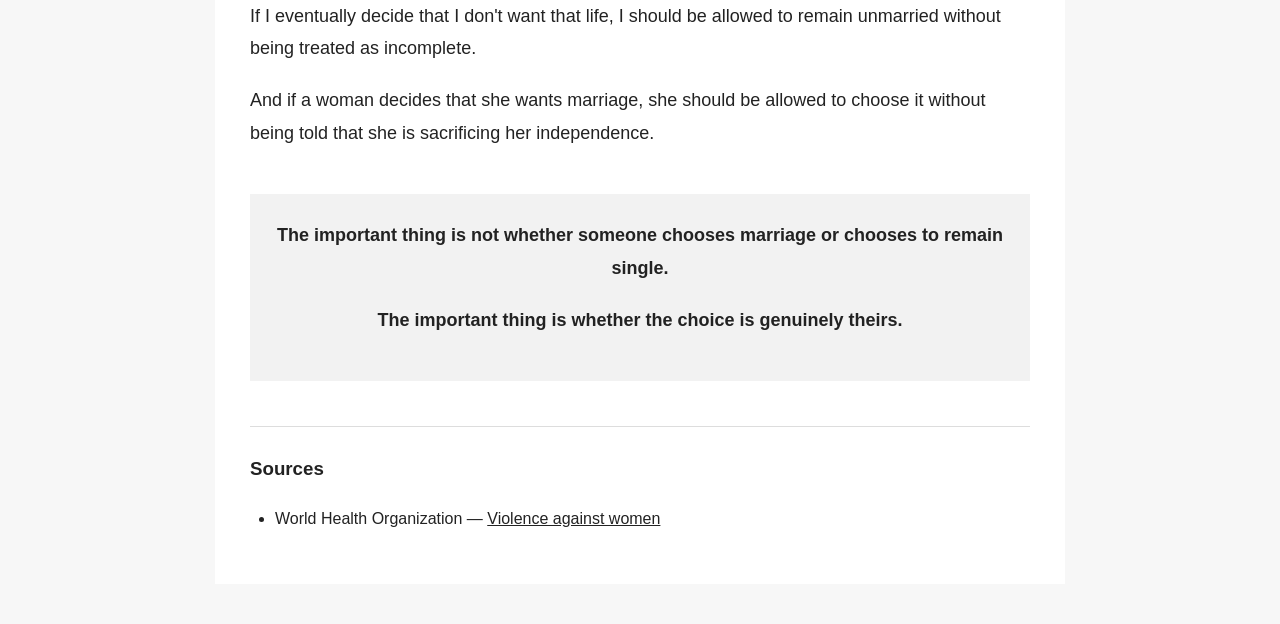
<file: marriage-womens-rights-blog.html>
<!DOCTYPE html>
<html lang="en">
<head>
  <meta charset="UTF-8">
  <meta name="viewport" content="width=device-width, initial-scale=1.0">
  <title>Marriage, Women's Rights, and the Freedom to Choose | Muzamil Fiaz</title>
  <meta name="description" content="Thoughts on marriage, women's rights, personal choice, and the freedom to decide whether and whom to marry.">
  <style>
    *{box-sizing:border-box}
    body{margin:0;background:#f7f7f7;color:#222;font-family:Arial,Helvetica,sans-serif;line-height:1.8}
    .blog-post{max-width:850px;margin:40px auto;padding:35px;background:#fff}
    .blog-header{text-align:center;margin-bottom:42px}
    .blog-header h1{font-size:42px;line-height:1.2;margin:0 0 12px}
    .blog-meta{color:#777;font-size:15px}
    h2{font-size:28px;line-height:1.3;margin:42px 0 15px}
    p{font-size:18px;margin:0 0 20px}
    blockquote{margin:30px 0;padding:20px 25px;border-left:4px solid #333;background:#f2f2f2;font-size:20px;font-style:italic}
    .highlight{font-style:normal;font-weight:600}
    .final-message{margin-top:45px;padding:25px;background:#f2f2f2;text-align:center;font-size:20px}
    hr{border:0;border-top:1px solid #ddd;margin:45px 0 25px}
    .sources{padding-left:25px}
    a{color:inherit;text-decoration:underline}
    @media(max-width:600px){
      .blog-post{margin:0;padding:22px 18px}
      .blog-header h1{font-size:32px}
      h2{font-size:24px}
      p{font-size:16px}
      blockquote{font-size:17px;padding:15px 18px}
    }
  </style>
</head>
<body>

<article class="blog-post">
  <header class="blog-header">
    <h1>Marriage, Women's Rights, and the Freedom to Choose</h1>
    <p class="blog-meta">Published September 2026 · By Muzamil Fiaz</p>
  </header>

  <section>

    <p>Honestly, I believe women deserve a lot of respect, freedom, and love. I support women's rights, especially a woman's right to make her own decisions about marriage.</p>

    <p>Growing up and seeing life in my hometown and rural areas, I have seen how many women face problems that they cannot openly talk about. Some have no safe person to share their problems with. Many face enormous family and social pressure to get married, even when they are not ready or do not want to marry a particular person.</p>

    <p>This made me think about marriage in a completely different way. At one point, I even started asking myself:</p>

    <blockquote>Why does anyone have to get married at all? Why is marriage treated as something that everyone must eventually do?</blockquote>

    <p>I eventually understood that marriage itself is not necessarily the problem. The problem is treating marriage as an obligation that a person cannot question.</p>

    <h2>Marriage Should Be a Choice</h2>

    <p>I strongly believe that a woman should never be forced into marriage. Her consent should matter. She should be able to say yes, no, or not yet. The same principle should apply to men as well.</p>

    <p>Marriage is a major life decision, and it affects two people's freedom, finances, career choices, family relationships, emotional life, and future plans. It should therefore be entered into willingly by both people.</p>

    <p>There is also a serious reason why this matters. Violence and controlling behaviour within intimate relationships are real problems. The <a href="https://www.who.int/news-room/fact-sheets/detail/violence-against-women" target="_blank" rel="noopener noreferrer">World Health Organization (WHO)</a> estimates that around one in three women globally have experienced physical or sexual violence by an intimate partner or non-partner at some point in their lives.</p>

    <h2>What If People Choose Not to Marry?</h2>

    <p>When I say I support a woman's decision about marriage, I don't mean that every woman should choose marriage or that every woman should reject it. I mean that the decision should belong to her.</p>

    <p>But this also raises another question:</p>

    <blockquote>What happens if people simply decide not to marry? Who faces more difficulties — men or women?</blockquote>

    <p>I don't think there is one universal answer.</p>

    <p>Marriage can provide companionship, emotional support, shared responsibilities, financial cooperation, family life, and, for many people, children. But marriage also comes with responsibilities. You are no longer making every major decision completely on your own.</p>

    <p>You have to consider another person's needs, safety, comfort, career, family, finances, and future plans. If children are involved, those responsibilities become even greater.</p>

    <h2>My Own Concerns About Marriage</h2>

    <p>Personally, I sometimes wonder whether I actually want those responsibilities.</p>

    <p>I enjoy having control over my own decisions. I like being able to travel, go abroad, visit northern Pakistan, change my plans, and make major decisions without having to constantly consider another person's circumstances.</p>

    <p>I understand that marriage can be deeply meaningful, but it can also require giving up some degree of individual freedom.</p>

    <p>At the same time, I don't think it is fair to expect marriage to automatically provide emotional support either. A spouse is a human being, not a permanent source of emotional comfort.</p>

    <p>Both people enter a marriage with their own needs, ambitions, insecurities, and problems. Emotional support has to be built through a healthy relationship; it cannot simply be demanded because two people are married.</p>

    <h2>Not Every Marriage Is About Money</h2>

    <p>I also have to be careful about one assumption: not every woman marries for money, and not every man marries for emotional or physical needs.</p>

    <p>People have many different reasons for marrying — companionship, love, family, children, religious beliefs, social expectations, financial partnership, or simply the desire to build a life with someone.</p>

    <p>The same is true in reverse. A woman may want financial security, but that does not automatically mean she is using a man. A man may want companionship, but that does not automatically mean he is genuinely ready to be a husband.</p>

    <p>Both people can enter marriage with selfish expectations, and both can enter it with genuine intentions.</p>

    <h2>The Question We Should Really Ask</h2>

    <p>This is why I think the real question should not be:</p>

    <blockquote>"Why should women marry?" or "Why should men marry?"</blockquote>

    <p>The better question is:</p>

    <blockquote class="highlight">"Do these two people actually want to build a life together, and are they both willing to accept the responsibilities that come with it?"</blockquote>

    <p>If the answer is yes, marriage can be a beautiful partnership.</p>

    <p>If the answer is no, I don't understand why society should force them into it simply because they have reached a certain age.</p>

    <h2>The Other Side of Staying Single</h2>

    <p>Choosing not to marry also has consequences. A person who remains unmarried may have greater independence and fewer family responsibilities, but they may also have to think more carefully about companionship, ageing, illness, loneliness, financial planning, and who will support them during difficult periods of life.</p>

    <p>These problems can affect both men and women, although the way they experience them can be very different depending on their family structure, income, culture, and social support.</p>

    <p>So I don't think the answer is that marriage is bad or that being unmarried is better. Neither should be treated as a universal solution.</p>

    <h2>Freedom of Choice</h2>

    <p>For me, the most important principle is freedom of choice.</p>

    <p>A woman should be free to say, <strong>"I want to marry."</strong></p>
    <p>She should also be free to say, <strong>"I don't want to marry."</strong></p>
    <p>And she should be equally free to say, <strong>"I don't want to marry this person."</strong></p>

    <p>The same freedom should exist for men.</p>

    <p>I support women's rights partly because I have seen what happens when women are not given that freedom. In many communities, marriage can become less about what the woman wants and more about what her family, relatives, or society expects from her.</p>

    <p>That can be extremely damaging when the marriage is unhappy or abusive. According to the <a href="https://www.who.int/news-room/fact-sheets/detail/violence-against-women" target="_blank" rel="noopener noreferrer">WHO</a>, intimate-partner violence can have serious physical, reproductive, psychological, and social consequences for women and their children.</p>

    <h2>Marriage Should Not Be a Compulsory Stage of Life</h2>

    <p>At the same time, respecting women's choices also means respecting the choices women make when they <strong>do</strong> want marriage.</p>

    <p>Supporting women's rights should not mean telling women what their choices should be. It means giving them the freedom to make those choices themselves.</p>

    <p>That is ultimately how I see marriage: not as a compulsory stage of life, but as a choice between two people who consciously decide that the responsibilities, compromises, companionship, and benefits are worth it for them.</p>

    <p>If I eventually decide that I don't want that life, I should be allowed to remain unmarried without being treated as incomplete.</p>

    <p>And if a woman decides that she wants marriage, she should be allowed to choose it without being told that she is sacrificing her independence.</p>

    <div class="final-message">
      <p><strong>The important thing is not whether someone chooses marriage or chooses to remain single.</strong></p>
      <p><strong>The important thing is whether the choice is genuinely theirs.</strong></p>
    </div>

    <hr>

    <h3>Sources</h3>
    <ul class="sources">
      <li>
        World Health Organization —
        <a href="https://www.who.int/news-room/fact-sheets/detail/violence-against-women" target="_blank" rel="noopener noreferrer">
          Violence against women
        </a>
      </li>
    </ul>

  </section>
</article>

</body>
</html>
</file>
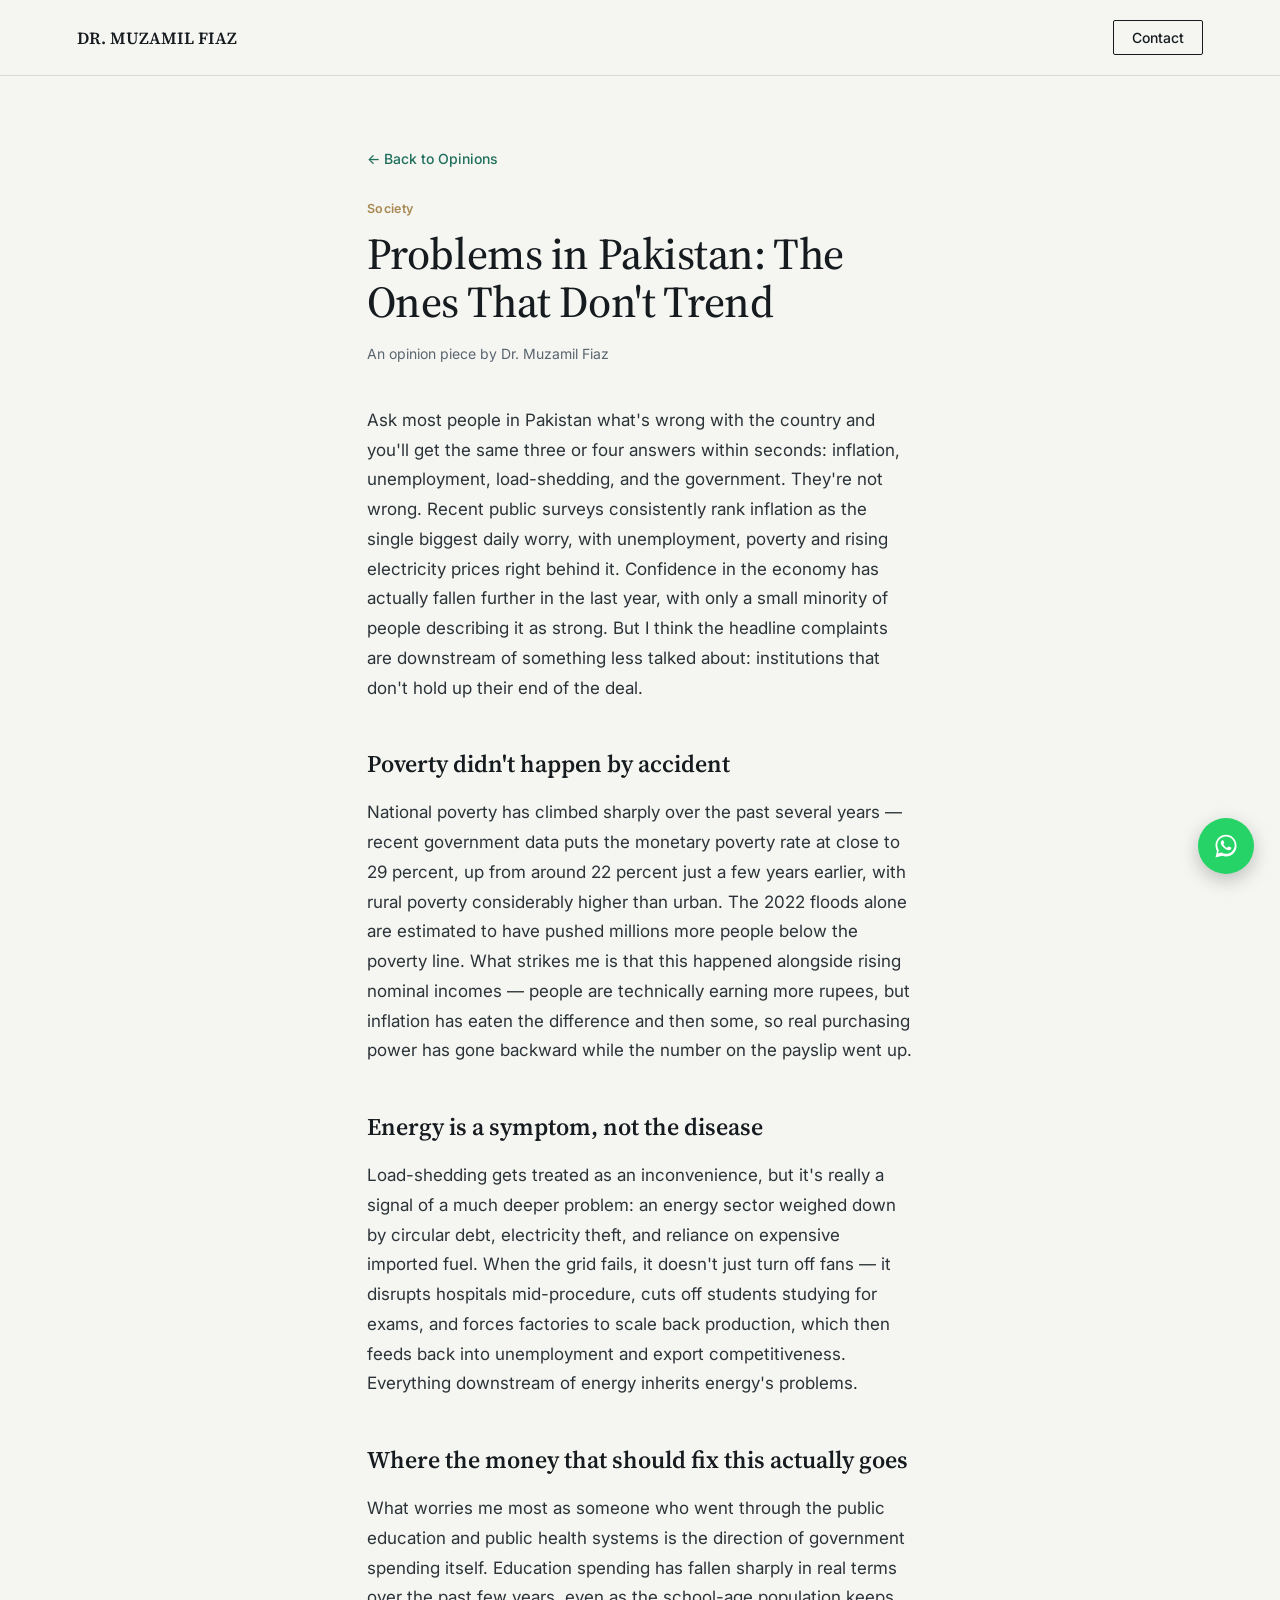
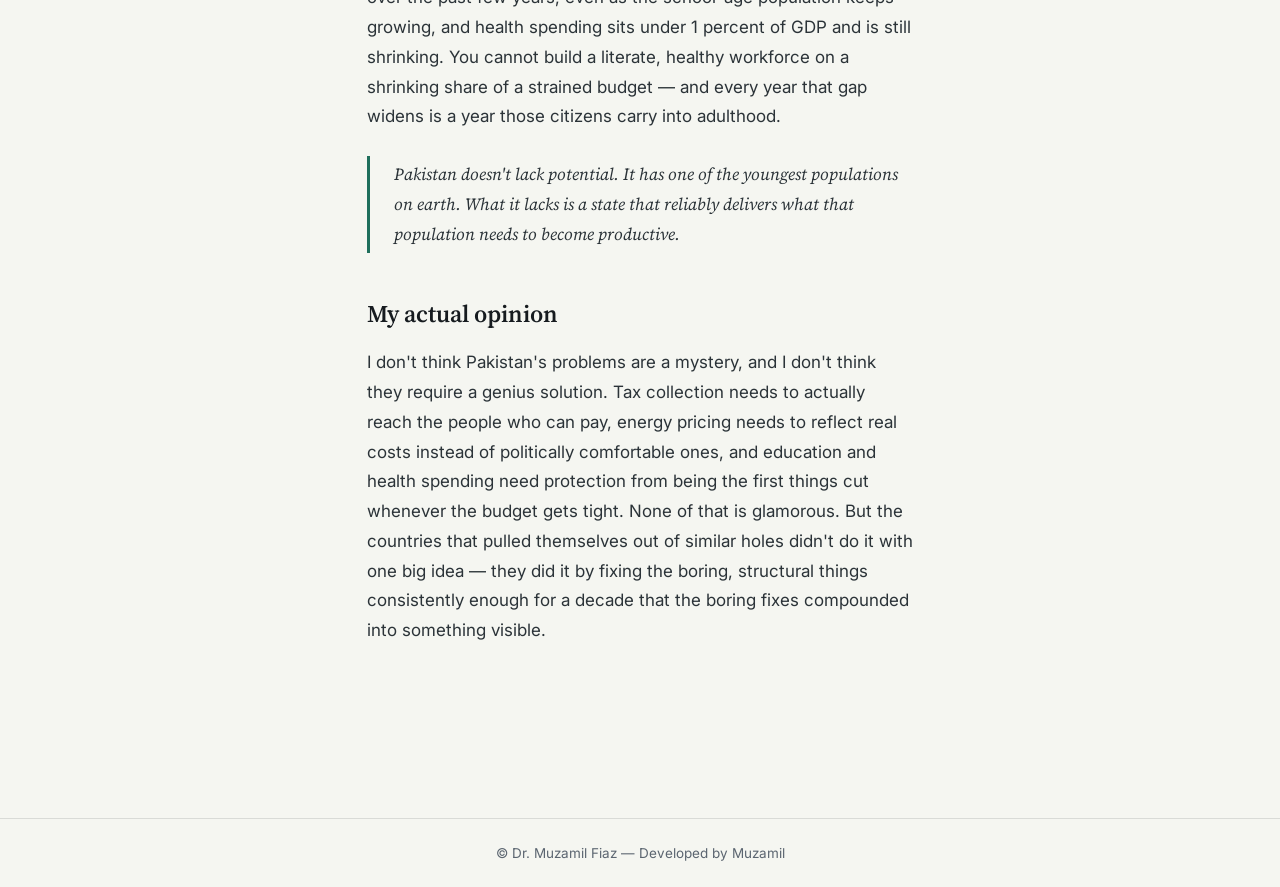
<file: pakistan-problems.html>
<!DOCTYPE html>
<html lang="en">
<head>
<meta charset="UTF-8">
<meta name="viewport" content="width=device-width,initial-scale=1">
<meta name="description" content="Dr. Muzamil Fiaz's opinion on Pakistan's structural problems.">
<title>Problems in Pakistan — Dr. Muzamil Fiaz</title>
<link rel="preconnect" href="https://fonts.googleapis.com">
<link rel="preconnect" href="https://fonts.gstatic.com" crossorigin>
<link href="https://fonts.googleapis.com/css2?family=Source+Serif+4:ital,opsz,wght@0,8..60,400;0,8..60,500;0,8..60,600;1,8..60,400&family=Inter:wght@400;500;600&display=swap" rel="stylesheet">
<style>
  :root{
    --ink:#161B1F; --paper:#F5F6F1; --paper-2:#FFFFFF; --teal:#1F6F5C; --gold:#A98953;
    --muted:#5B6570; --line: rgba(22,27,31,0.12);
    --serif: 'Source Serif 4', Georgia, serif; --sans: 'Inter', system-ui, sans-serif;
  }
  *{box-sizing:border-box;}
  html,body{margin:0;padding:0;background:var(--paper);color:var(--ink);font-family:var(--sans);}
  a{color:inherit;text-decoration:none;}
  :focus-visible{outline:2px solid var(--teal); outline-offset:3px;}

  header{
    position:sticky; top:0; z-index:50; display:flex;align-items:center;justify-content:space-between;
    padding:20px 6vw; border-bottom:1px solid var(--line);
    background:rgba(245,246,241,0.92); backdrop-filter:blur(6px);
  }
  .logo{font-family:var(--serif);font-size:17px;font-weight:600;}
  .contact-btn{border:1px solid var(--ink); padding:8px 18px; border-radius:2px; font-size:14px; font-weight:500; transition:background .2s ease,color .2s ease;}
  .contact-btn:hover{background:var(--ink); color:var(--paper);}

  main{max-width:700px; margin:0 auto; padding:8vh 6vw 12vh;}
  .back-link{font-size:14px; color:var(--teal); font-weight:500; margin-bottom:34px; display:inline-block;}
  .post-tag{font-size:12.5px;color:var(--gold);font-weight:600;letter-spacing:0.03em;margin-bottom:14px;display:block;}
  h1{font-family:var(--serif);font-weight:500;font-size:clamp(30px,4.4vw,44px);line-height:1.1;margin:0 0 18px;letter-spacing:-0.01em;}
  .post-meta{font-size:14px;color:var(--muted);margin:0 0 44px;}
  .post-body p{font-size:17px;line-height:1.75;color:#2b3338;margin:0 0 24px;max-width:66ch;}
  .post-body h2{font-family:var(--serif);font-size:24px;font-weight:600;margin:44px 0 18px;}
  .pull{
    font-family:var(--serif); font-style:italic; font-size:21px; line-height:1.5; color:var(--ink);
    border-left:3px solid var(--teal); padding:4px 0 4px 24px; margin:36px 0;
  }
  footer{border-top:1px solid var(--line);padding:26px 6vw;font-size:13.5px;color:var(--muted);text-align:center;margin-top:40px;}

  .whatsapp-float{
    position:fixed; bottom:26px; right:26px; z-index:100; width:56px; height:56px; border-radius:50%;
    background:#25D366; display:flex; align-items:center; justify-content:center;
    box-shadow:0 6px 18px rgba(22,27,31,0.25); transition:transform .2s ease, box-shadow .2s ease;
  }
  .whatsapp-float:hover{transform:translateY(-3px); box-shadow:0 10px 22px rgba(22,27,31,0.3);}
  .whatsapp-float svg{width:28px;height:28px;}
</style>
</head>
<body>

<header>
  <a class="logo" href="../index.html">DR. MUZAMIL FIAZ</a>
  <a class="contact-btn" href="../index.html#contact">Contact</a>
</header>

<main>
  <a class="back-link" href="../index.html#opinions">← Back to Opinions</a>
  <span class="post-tag">Society</span>
  <h1>Problems in Pakistan: The Ones That Don't Trend</h1>
  <p class="post-meta">An opinion piece by Dr. Muzamil Fiaz</p>

  <div class="post-body">
    <p>Ask most people in Pakistan what's wrong with the country and you'll get the same three or four answers within seconds: inflation, unemployment, load-shedding, and the government. They're not wrong. Recent public surveys consistently rank inflation as the single biggest daily worry, with unemployment, poverty and rising electricity prices right behind it. Confidence in the economy has actually fallen further in the last year, with only a small minority of people describing it as strong. But I think the headline complaints are downstream of something less talked about: institutions that don't hold up their end of the deal.</p>

    <h2>Poverty didn't happen by accident</h2>
    <p>National poverty has climbed sharply over the past several years — recent government data puts the monetary poverty rate at close to 29 percent, up from around 22 percent just a few years earlier, with rural poverty considerably higher than urban. The 2022 floods alone are estimated to have pushed millions more people below the poverty line. What strikes me is that this happened alongside rising nominal incomes — people are technically earning more rupees, but inflation has eaten the difference and then some, so real purchasing power has gone backward while the number on the payslip went up.</p>

    <h2>Energy is a symptom, not the disease</h2>
    <p>Load-shedding gets treated as an inconvenience, but it's really a signal of a much deeper problem: an energy sector weighed down by circular debt, electricity theft, and reliance on expensive imported fuel. When the grid fails, it doesn't just turn off fans — it disrupts hospitals mid-procedure, cuts off students studying for exams, and forces factories to scale back production, which then feeds back into unemployment and export competitiveness. Everything downstream of energy inherits energy's problems.</p>

    <h2>Where the money that should fix this actually goes</h2>
    <p>What worries me most as someone who went through the public education and public health systems is the direction of government spending itself. Education spending has fallen sharply in real terms over the past few years, even as the school-age population keeps growing, and health spending sits under 1 percent of GDP and is still shrinking. You cannot build a literate, healthy workforce on a shrinking share of a strained budget — and every year that gap widens is a year those citizens carry into adulthood.</p>

    <p class="pull">Pakistan doesn't lack potential. It has one of the youngest populations on earth. What it lacks is a state that reliably delivers what that population needs to become productive.</p>

    <h2>My actual opinion</h2>
    <p>I don't think Pakistan's problems are a mystery, and I don't think they require a genius solution. Tax collection needs to actually reach the people who can pay, energy pricing needs to reflect real costs instead of politically comfortable ones, and education and health spending need protection from being the first things cut whenever the budget gets tight. None of that is glamorous. But the countries that pulled themselves out of similar holes didn't do it with one big idea — they did it by fixing the boring, structural things consistently enough for a decade that the boring fixes compounded into something visible.</p>
  </div>
</main>

<footer>© Dr. Muzamil Fiaz — Developed by <a href="https://www.instagram.com/mu7_ami1/" target="_blank" rel="noopener">Muzamil</a></footer>

<a class="whatsapp-float" href="https://wa.me/923120510151?text=Hey%20Muzamil%2C%20I%20wanna%20know%20about%20you" target="_blank" rel="noopener" aria-label="Message Muzamil on WhatsApp">
  <svg viewBox="0 0 32 32" fill="white" xmlns="http://www.w3.org/2000/svg">
    <path d="M16.02 3C9.4 3 4 8.4 4 15.02c0 2.4.63 4.65 1.73 6.6L4 29l7.55-1.98a11.98 11.98 0 0 0 4.47.86h.01c6.62 0 12.02-5.4 12.02-12.02C28.05 8.4 22.65 3 16.02 3zm0 21.9h-.01a9.9 9.9 0 0 1-5.05-1.38l-.36-.21-3.75.98 1-3.66-.24-.38a9.86 9.86 0 0 1-1.51-5.23c0-5.46 4.45-9.9 9.92-9.9 2.65 0 5.13 1.03 7 2.9a9.83 9.83 0 0 1 2.9 7c0 5.47-4.45 9.88-9.9 9.88zm5.43-7.4c-.3-.15-1.76-.87-2.03-.97-.27-.1-.47-.15-.67.15-.2.3-.77.97-.94 1.17-.17.2-.35.22-.65.07-.3-.15-1.25-.46-2.38-1.47a8.94 8.94 0 0 1-1.65-2.05c-.17-.3-.02-.46.13-.6.13-.13.3-.35.45-.52.15-.17.2-.3.3-.5.1-.2.05-.37-.02-.52-.07-.15-.67-1.6-.92-2.2-.24-.58-.49-.5-.67-.5-.17-.01-.37-.01-.57-.01-.2 0-.52.07-.8.37-.27.3-1.04 1.02-1.04 2.5s1.07 2.9 1.22 3.1c.15.2 2.1 3.2 5.08 4.49.71.3 1.26.49 1.69.62.71.23 1.36.2 1.87.12.57-.08 1.76-.72 2.01-1.4.25-.7.25-1.3.17-1.43-.07-.13-.27-.2-.57-.35z"/>
  </svg>
</a>

</body>
</html>
</file>
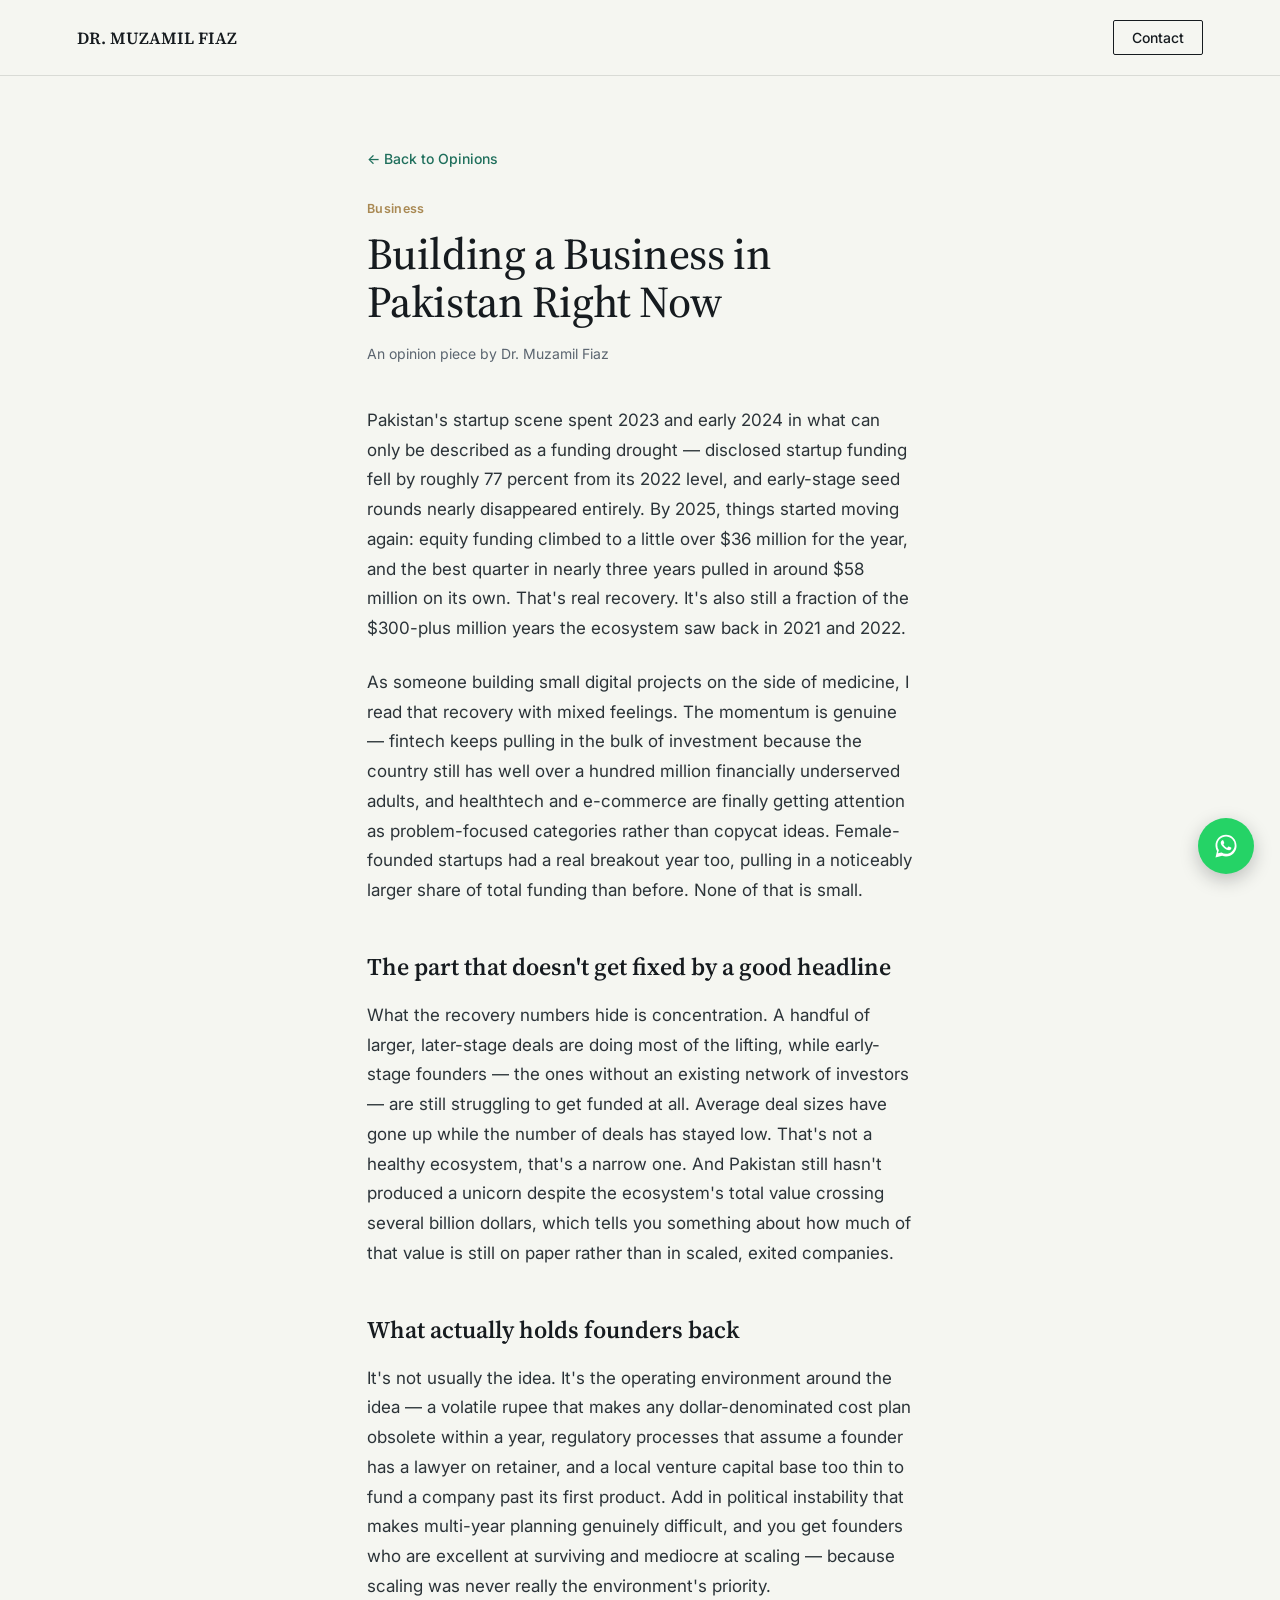
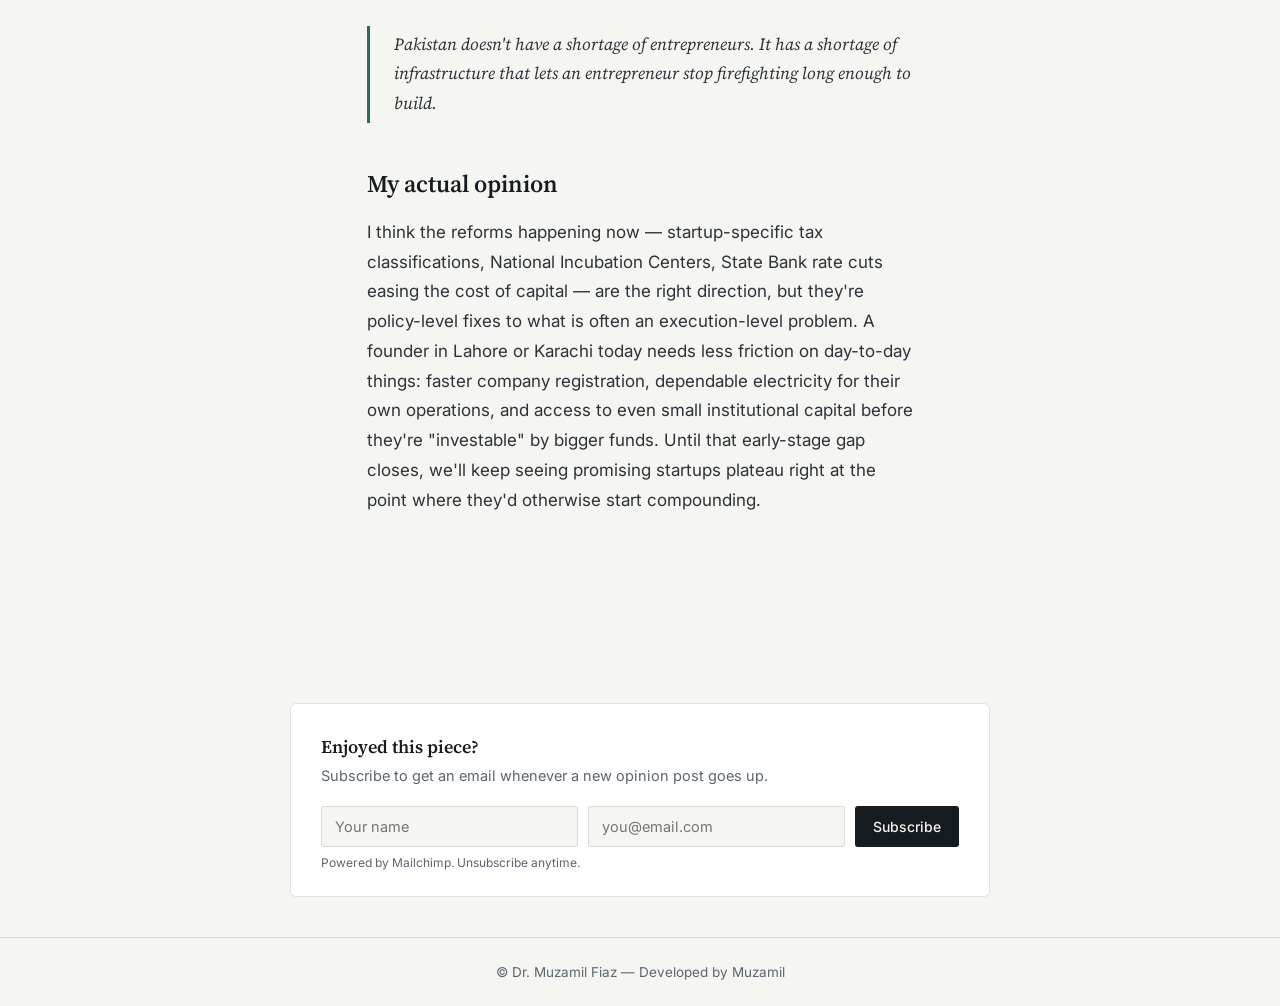
<file: blog/business.html>
<!DOCTYPE html>
<html lang="en">
<head>
<meta charset="UTF-8">
<meta name="viewport" content="width=device-width,initial-scale=1">
<meta name="description" content="Dr. Muzamil Fiaz's opinion on building a business in Pakistan.">
<title>Building a Business in Pakistan — Dr. Muzamil Fiaz</title>
<link rel="preconnect" href="https://fonts.googleapis.com">
<link rel="preconnect" href="https://fonts.gstatic.com" crossorigin>
<link href="https://fonts.googleapis.com/css2?family=Source+Serif+4:ital,opsz,wght@0,8..60,400;0,8..60,500;0,8..60,600;1,8..60,400&family=Inter:wght@400;500;600&display=swap" rel="stylesheet">
<style>
  :root{
    --ink:#161B1F; --paper:#F5F6F1; --paper-2:#FFFFFF; --teal:#1F6F5C; --gold:#A98953;
    --muted:#5B6570; --line: rgba(22,27,31,0.12);
    --serif: 'Source Serif 4', Georgia, serif; --sans: 'Inter', system-ui, sans-serif;
  }
  *{box-sizing:border-box;}
  html,body{margin:0;padding:0;background:var(--paper);color:var(--ink);font-family:var(--sans);}
  a{color:inherit;text-decoration:none;}
  :focus-visible{outline:2px solid var(--teal); outline-offset:3px;}

  header{
    position:sticky; top:0; z-index:50; display:flex;align-items:center;justify-content:space-between;
    padding:20px 6vw; border-bottom:1px solid var(--line);
    background:rgba(245,246,241,0.92); backdrop-filter:blur(6px);
  }
  .logo{font-family:var(--serif);font-size:17px;font-weight:600;}
  .contact-btn{border:1px solid var(--ink); padding:8px 18px; border-radius:2px; font-size:14px; font-weight:500; transition:background .2s ease,color .2s ease;}
  .contact-btn:hover{background:var(--ink); color:var(--paper);}

  main{max-width:700px; margin:0 auto; padding:8vh 6vw 12vh;}
  .back-link{font-size:14px; color:var(--teal); font-weight:500; margin-bottom:34px; display:inline-block;}
  .post-tag{font-size:12.5px;color:var(--gold);font-weight:600;letter-spacing:0.03em;margin-bottom:14px;display:block;}
  h1{font-family:var(--serif);font-weight:500;font-size:clamp(30px,4.4vw,44px);line-height:1.1;margin:0 0 18px;letter-spacing:-0.01em;}
  .post-meta{font-size:14px;color:var(--muted);margin:0 0 44px;}
  .post-body p{font-size:17px;line-height:1.75;color:#2b3338;margin:0 0 24px;max-width:66ch;}
  .post-body h2{font-family:var(--serif);font-size:24px;font-weight:600;margin:44px 0 18px;}
  .pull{
    font-family:var(--serif); font-style:italic; font-size:21px; line-height:1.5; color:var(--ink);
    border-left:3px solid var(--teal); padding:4px 0 4px 24px; margin:36px 0;
  }
  /* ---------- SUBSCRIBE (compact) ---------- */
  .subscribe-inline{
    max-width:700px; margin:56px auto 0; padding:30px 30px 26px; border:1px solid var(--line);
    border-radius:6px; background:var(--paper-2);
  }
  .subscribe-inline h3{font-family:var(--serif);font-size:18px;font-weight:600;margin:0 0 6px;}
  .subscribe-inline p{font-size:14.5px;color:var(--muted);margin:0 0 18px;line-height:1.55;}
  .subscribe-inline-form{display:flex; gap:10px; flex-wrap:wrap;}
  .subscribe-inline-form input[type="text"],
  .subscribe-inline-form input[type="email"]{
    font-family:var(--sans); font-size:14.5px; padding:11px 13px; border:1px solid var(--line);
    border-radius:3px; background:var(--paper); color:var(--ink); flex:1 1 160px; min-width:0;
  }
  .subscribe-inline-form input:focus{outline:2px solid var(--teal); outline-offset:1px; border-color:var(--teal);}
  .subscribe-inline-form button{
    font-family:var(--sans); font-size:14px; font-weight:500; background:var(--ink); color:var(--paper);
    border:none; padding:11px 18px; border-radius:3px; cursor:pointer; transition:background .2s ease; flex:0 0 auto;
  }
  .subscribe-inline-form button:hover{background:var(--teal);}
  .subscribe-inline-note{font-size:12px;color:var(--muted);margin-top:8px;display:block;}

  footer{border-top:1px solid var(--line);padding:26px 6vw;font-size:13.5px;color:var(--muted);text-align:center;margin-top:40px;}

  .whatsapp-float{
    position:fixed; bottom:26px; right:26px; z-index:100; width:56px; height:56px; border-radius:50%;
    background:#25D366; display:flex; align-items:center; justify-content:center;
    box-shadow:0 6px 18px rgba(22,27,31,0.25); transition:transform .2s ease, box-shadow .2s ease;
  }
  .whatsapp-float:hover{transform:translateY(-3px); box-shadow:0 10px 22px rgba(22,27,31,0.3);}
  .whatsapp-float svg{width:28px;height:28px;}
</style>
</head>
<body>

<header>
  <a class="logo" href="../index.html">DR. MUZAMIL FIAZ</a>
  <a class="contact-btn" href="../index.html#contact">Contact</a>
</header>

<main>
  <a class="back-link" href="../index.html#opinions">← Back to Opinions</a>
  <span class="post-tag">Business</span>
  <h1>Building a Business in Pakistan Right Now</h1>
  <p class="post-meta">An opinion piece by Dr. Muzamil Fiaz</p>

  <div class="post-body">
    <p>Pakistan's startup scene spent 2023 and early 2024 in what can only be described as a funding drought — disclosed startup funding fell by roughly 77 percent from its 2022 level, and early-stage seed rounds nearly disappeared entirely. By 2025, things started moving again: equity funding climbed to a little over $36 million for the year, and the best quarter in nearly three years pulled in around $58 million on its own. That's real recovery. It's also still a fraction of the $300-plus million years the ecosystem saw back in 2021 and 2022.</p>

    <p>As someone building small digital projects on the side of medicine, I read that recovery with mixed feelings. The momentum is genuine — fintech keeps pulling in the bulk of investment because the country still has well over a hundred million financially underserved adults, and healthtech and e-commerce are finally getting attention as problem-focused categories rather than copycat ideas. Female-founded startups had a real breakout year too, pulling in a noticeably larger share of total funding than before. None of that is small.</p>

    <h2>The part that doesn't get fixed by a good headline</h2>
    <p>What the recovery numbers hide is concentration. A handful of larger, later-stage deals are doing most of the lifting, while early-stage founders — the ones without an existing network of investors — are still struggling to get funded at all. Average deal sizes have gone up while the number of deals has stayed low. That's not a healthy ecosystem, that's a narrow one. And Pakistan still hasn't produced a unicorn despite the ecosystem's total value crossing several billion dollars, which tells you something about how much of that value is still on paper rather than in scaled, exited companies.</p>

    <h2>What actually holds founders back</h2>
    <p>It's not usually the idea. It's the operating environment around the idea — a volatile rupee that makes any dollar-denominated cost plan obsolete within a year, regulatory processes that assume a founder has a lawyer on retainer, and a local venture capital base too thin to fund a company past its first product. Add in political instability that makes multi-year planning genuinely difficult, and you get founders who are excellent at surviving and mediocre at scaling — because scaling was never really the environment's priority.</p>

    <p class="pull">Pakistan doesn't have a shortage of entrepreneurs. It has a shortage of infrastructure that lets an entrepreneur stop firefighting long enough to build.</p>

    <h2>My actual opinion</h2>
    <p>I think the reforms happening now — startup-specific tax classifications, National Incubation Centers, State Bank rate cuts easing the cost of capital — are the right direction, but they're policy-level fixes to what is often an execution-level problem. A founder in Lahore or Karachi today needs less friction on day-to-day things: faster company registration, dependable electricity for their own operations, and access to even small institutional capital before they're "investable" by bigger funds. Until that early-stage gap closes, we'll keep seeing promising startups plateau right at the point where they'd otherwise start compounding.</p>
  </div>
</main>

<div class="subscribe-inline">
  <h3>Enjoyed this piece?</h3>
  <p>Subscribe to get an email whenever a new opinion post goes up.</p>
  <form action="https://site.us11.list-manage.com/subscribe/post?u=0ccd4b7c681e781d97c830a73&amp;id=cae2362944&amp;f_id=0075dfe3f0" method="post" id="mc-embedded-subscribe-form" name="mc-embedded-subscribe-form" class="validate subscribe-inline-form" target="_blank" novalidate>
    <input type="text" name="FNAME" id="mce-FNAME" placeholder="Your name">
    <input type="email" name="EMAIL" class="required email" id="mce-EMAIL" required placeholder="you@email.com">
    <div aria-hidden="true" style="position:absolute;left:-5000px;">
      <input type="text" name="b_0ccd4b7c681e781d97c830a73_cae2362944" tabindex="-1" value="">
    </div>
    <button type="submit" id="mc-embedded-subscribe">Subscribe</button>
  </form>
  <span class="subscribe-inline-note">Powered by Mailchimp. Unsubscribe anytime.</span>
</div>

<footer>© Dr. Muzamil Fiaz — Developed by <a href="https://www.instagram.com/mu7_ami1/" target="_blank" rel="noopener">Muzamil</a></footer>

<a class="whatsapp-float" href="https://wa.me/923120510151?text=Hey%20Muzamil%2C%20I%20wanna%20know%20about%20you" target="_blank" rel="noopener" aria-label="Message Muzamil on WhatsApp">
  <svg viewBox="0 0 32 32" fill="white" xmlns="http://www.w3.org/2000/svg">
    <path d="M16.02 3C9.4 3 4 8.4 4 15.02c0 2.4.63 4.65 1.73 6.6L4 29l7.55-1.98a11.98 11.98 0 0 0 4.47.86h.01c6.62 0 12.02-5.4 12.02-12.02C28.05 8.4 22.65 3 16.02 3zm0 21.9h-.01a9.9 9.9 0 0 1-5.05-1.38l-.36-.21-3.75.98 1-3.66-.24-.38a9.86 9.86 0 0 1-1.51-5.23c0-5.46 4.45-9.9 9.92-9.9 2.65 0 5.13 1.03 7 2.9a9.83 9.83 0 0 1 2.9 7c0 5.47-4.45 9.88-9.9 9.88zm5.43-7.4c-.3-.15-1.76-.87-2.03-.97-.27-.1-.47-.15-.67.15-.2.3-.77.97-.94 1.17-.17.2-.35.22-.65.07-.3-.15-1.25-.46-2.38-1.47a8.94 8.94 0 0 1-1.65-2.05c-.17-.3-.02-.46.13-.6.13-.13.3-.35.45-.52.15-.17.2-.3.3-.5.1-.2.05-.37-.02-.52-.07-.15-.67-1.6-.92-2.2-.24-.58-.49-.5-.67-.5-.17-.01-.37-.01-.57-.01-.2 0-.52.07-.8.37-.27.3-1.04 1.02-1.04 2.5s1.07 2.9 1.22 3.1c.15.2 2.1 3.2 5.08 4.49.71.3 1.26.49 1.69.62.71.23 1.36.2 1.87.12.57-.08 1.76-.72 2.01-1.4.25-.7.25-1.3.17-1.43-.07-.13-.27-.2-.57-.35z"/>
  </svg>
</a>

</body>
</html>
</file>
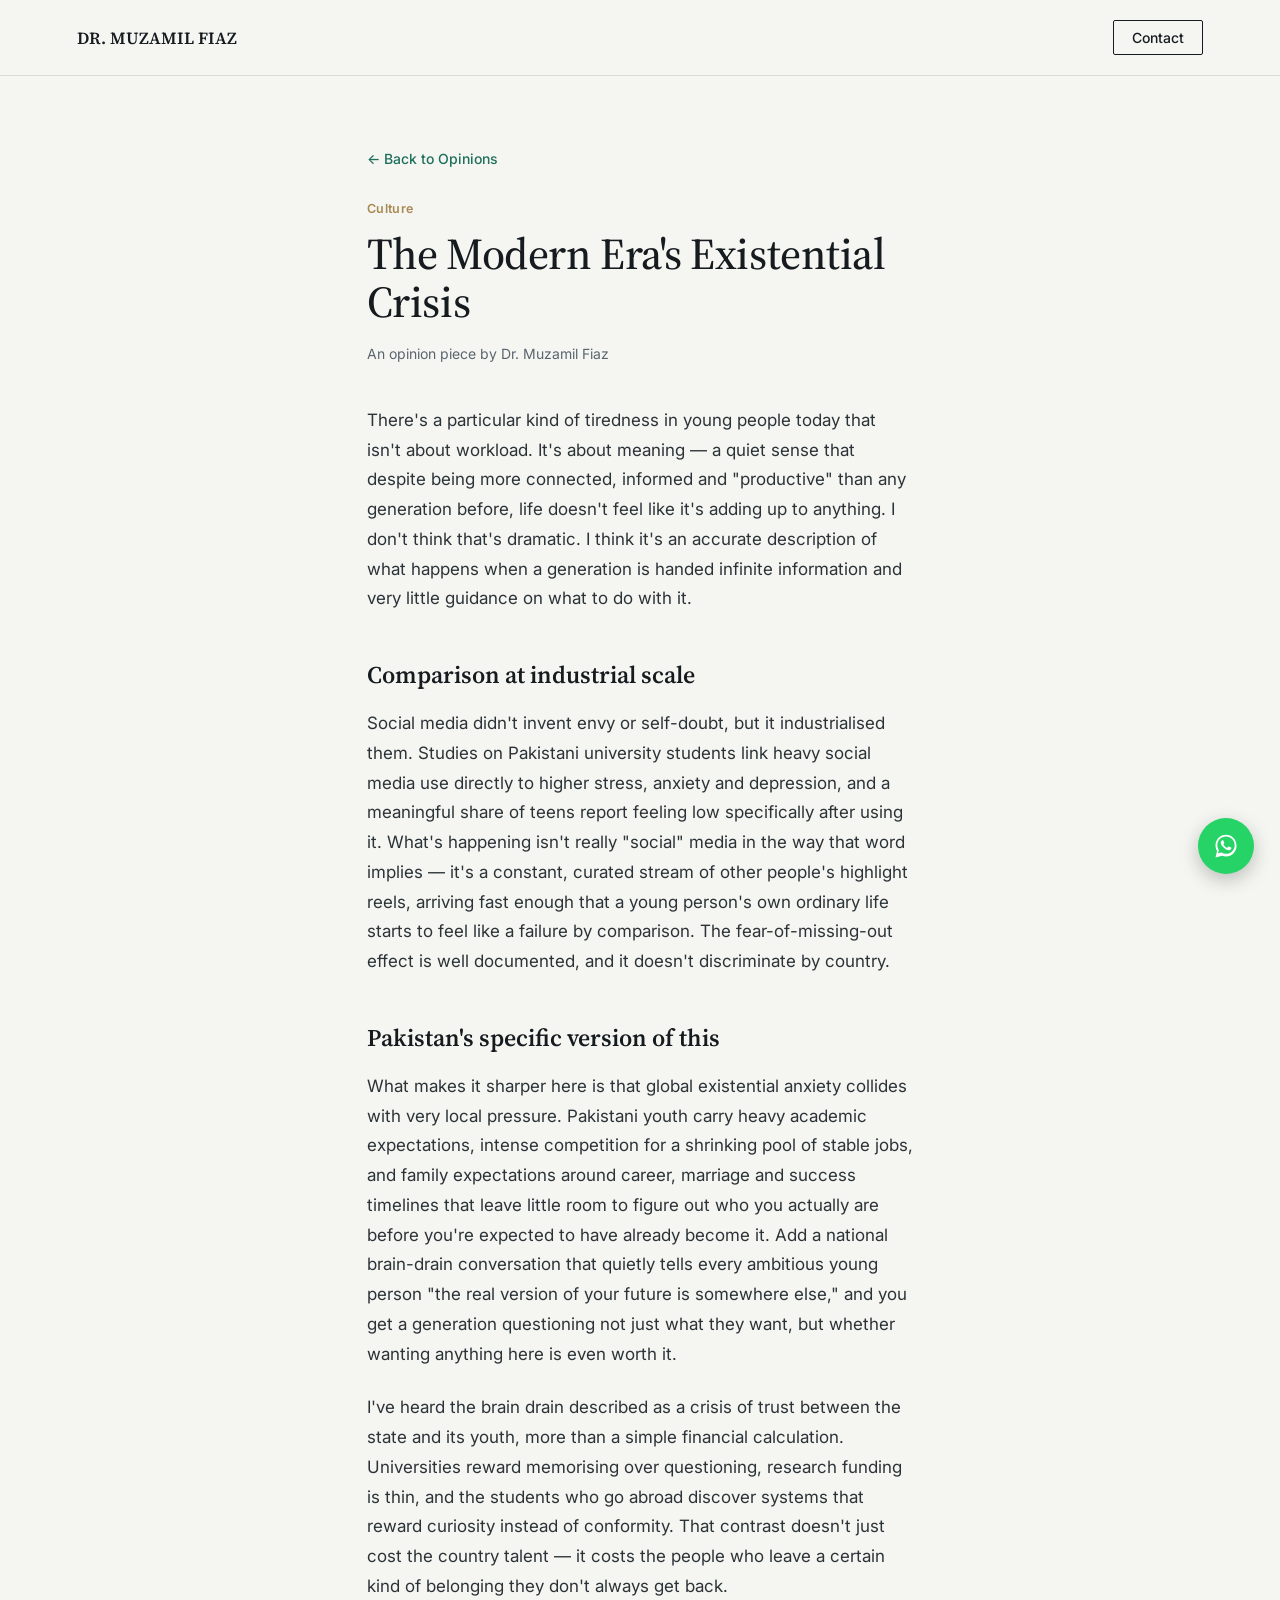
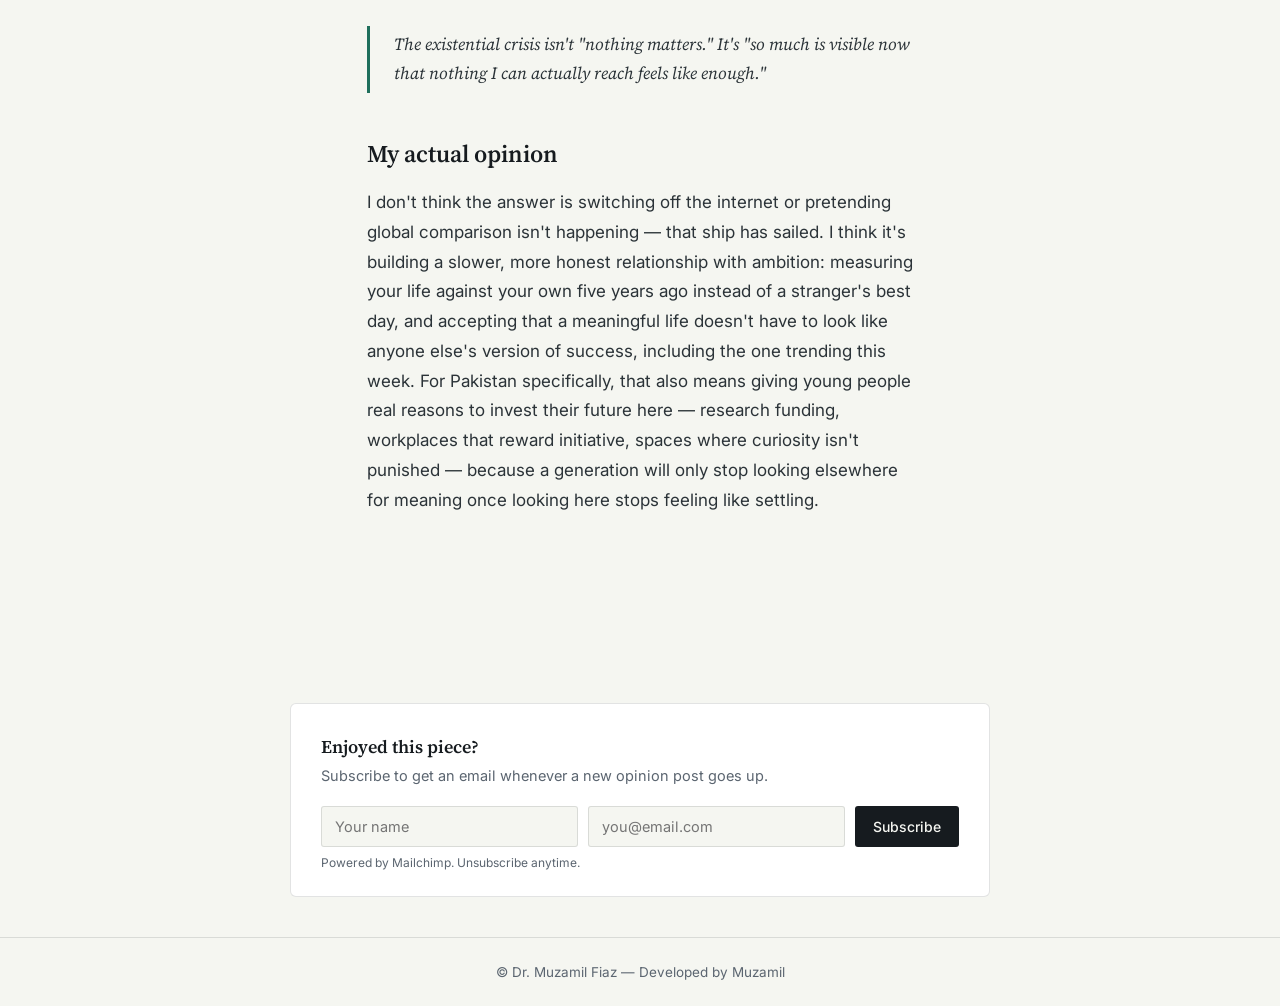
<file: blog/existential-crisis.html>
<!DOCTYPE html>
<html lang="en">
<head>
<meta charset="UTF-8">
<meta name="viewport" content="width=device-width,initial-scale=1">
<meta name="description" content="Dr. Muzamil Fiaz's opinion on the modern era's existential crisis.">
<title>The Modern Era's Existential Crisis — Dr. Muzamil Fiaz</title>
<link rel="preconnect" href="https://fonts.googleapis.com">
<link rel="preconnect" href="https://fonts.gstatic.com" crossorigin>
<link href="https://fonts.googleapis.com/css2?family=Source+Serif+4:ital,opsz,wght@0,8..60,400;0,8..60,500;0,8..60,600;1,8..60,400&family=Inter:wght@400;500;600&display=swap" rel="stylesheet">
<style>
  :root{
    --ink:#161B1F; --paper:#F5F6F1; --paper-2:#FFFFFF; --teal:#1F6F5C; --gold:#A98953;
    --muted:#5B6570; --line: rgba(22,27,31,0.12);
    --serif: 'Source Serif 4', Georgia, serif; --sans: 'Inter', system-ui, sans-serif;
  }
  *{box-sizing:border-box;}
  html,body{margin:0;padding:0;background:var(--paper);color:var(--ink);font-family:var(--sans);}
  a{color:inherit;text-decoration:none;}
  :focus-visible{outline:2px solid var(--teal); outline-offset:3px;}

  header{
    position:sticky; top:0; z-index:50; display:flex;align-items:center;justify-content:space-between;
    padding:20px 6vw; border-bottom:1px solid var(--line);
    background:rgba(245,246,241,0.92); backdrop-filter:blur(6px);
  }
  .logo{font-family:var(--serif);font-size:17px;font-weight:600;}
  .contact-btn{border:1px solid var(--ink); padding:8px 18px; border-radius:2px; font-size:14px; font-weight:500; transition:background .2s ease,color .2s ease;}
  .contact-btn:hover{background:var(--ink); color:var(--paper);}

  main{max-width:700px; margin:0 auto; padding:8vh 6vw 12vh;}
  .back-link{font-size:14px; color:var(--teal); font-weight:500; margin-bottom:34px; display:inline-block;}
  .post-tag{font-size:12.5px;color:var(--gold);font-weight:600;letter-spacing:0.03em;margin-bottom:14px;display:block;}
  h1{font-family:var(--serif);font-weight:500;font-size:clamp(30px,4.4vw,44px);line-height:1.1;margin:0 0 18px;letter-spacing:-0.01em;}
  .post-meta{font-size:14px;color:var(--muted);margin:0 0 44px;}
  .post-body p{font-size:17px;line-height:1.75;color:#2b3338;margin:0 0 24px;max-width:66ch;}
  .post-body h2{font-family:var(--serif);font-size:24px;font-weight:600;margin:44px 0 18px;}
  .pull{
    font-family:var(--serif); font-style:italic; font-size:21px; line-height:1.5; color:var(--ink);
    border-left:3px solid var(--teal); padding:4px 0 4px 24px; margin:36px 0;
  }
  /* ---------- SUBSCRIBE (compact) ---------- */
  .subscribe-inline{
    max-width:700px; margin:56px auto 0; padding:30px 30px 26px; border:1px solid var(--line);
    border-radius:6px; background:var(--paper-2);
  }
  .subscribe-inline h3{font-family:var(--serif);font-size:18px;font-weight:600;margin:0 0 6px;}
  .subscribe-inline p{font-size:14.5px;color:var(--muted);margin:0 0 18px;line-height:1.55;}
  .subscribe-inline-form{display:flex; gap:10px; flex-wrap:wrap;}
  .subscribe-inline-form input[type="text"],
  .subscribe-inline-form input[type="email"]{
    font-family:var(--sans); font-size:14.5px; padding:11px 13px; border:1px solid var(--line);
    border-radius:3px; background:var(--paper); color:var(--ink); flex:1 1 160px; min-width:0;
  }
  .subscribe-inline-form input:focus{outline:2px solid var(--teal); outline-offset:1px; border-color:var(--teal);}
  .subscribe-inline-form button{
    font-family:var(--sans); font-size:14px; font-weight:500; background:var(--ink); color:var(--paper);
    border:none; padding:11px 18px; border-radius:3px; cursor:pointer; transition:background .2s ease; flex:0 0 auto;
  }
  .subscribe-inline-form button:hover{background:var(--teal);}
  .subscribe-inline-note{font-size:12px;color:var(--muted);margin-top:8px;display:block;}

  footer{border-top:1px solid var(--line);padding:26px 6vw;font-size:13.5px;color:var(--muted);text-align:center;margin-top:40px;}

  .whatsapp-float{
    position:fixed; bottom:26px; right:26px; z-index:100; width:56px; height:56px; border-radius:50%;
    background:#25D366; display:flex; align-items:center; justify-content:center;
    box-shadow:0 6px 18px rgba(22,27,31,0.25); transition:transform .2s ease, box-shadow .2s ease;
  }
  .whatsapp-float:hover{transform:translateY(-3px); box-shadow:0 10px 22px rgba(22,27,31,0.3);}
  .whatsapp-float svg{width:28px;height:28px;}
</style>
</head>
<body>

<header>
  <a class="logo" href="../index.html">DR. MUZAMIL FIAZ</a>
  <a class="contact-btn" href="../index.html#contact">Contact</a>
</header>

<main>
  <a class="back-link" href="../index.html#opinions">← Back to Opinions</a>
  <span class="post-tag">Culture</span>
  <h1>The Modern Era's Existential Crisis</h1>
  <p class="post-meta">An opinion piece by Dr. Muzamil Fiaz</p>

  <div class="post-body">
    <p>There's a particular kind of tiredness in young people today that isn't about workload. It's about meaning — a quiet sense that despite being more connected, informed and "productive" than any generation before, life doesn't feel like it's adding up to anything. I don't think that's dramatic. I think it's an accurate description of what happens when a generation is handed infinite information and very little guidance on what to do with it.</p>

    <h2>Comparison at industrial scale</h2>
    <p>Social media didn't invent envy or self-doubt, but it industrialised them. Studies on Pakistani university students link heavy social media use directly to higher stress, anxiety and depression, and a meaningful share of teens report feeling low specifically after using it. What's happening isn't really "social" media in the way that word implies — it's a constant, curated stream of other people's highlight reels, arriving fast enough that a young person's own ordinary life starts to feel like a failure by comparison. The fear-of-missing-out effect is well documented, and it doesn't discriminate by country.</p>

    <h2>Pakistan's specific version of this</h2>
    <p>What makes it sharper here is that global existential anxiety collides with very local pressure. Pakistani youth carry heavy academic expectations, intense competition for a shrinking pool of stable jobs, and family expectations around career, marriage and success timelines that leave little room to figure out who you actually are before you're expected to have already become it. Add a national brain-drain conversation that quietly tells every ambitious young person "the real version of your future is somewhere else," and you get a generation questioning not just what they want, but whether wanting anything here is even worth it.</p>

    <p>I've heard the brain drain described as a crisis of trust between the state and its youth, more than a simple financial calculation. Universities reward memorising over questioning, research funding is thin, and the students who go abroad discover systems that reward curiosity instead of conformity. That contrast doesn't just cost the country talent — it costs the people who leave a certain kind of belonging they don't always get back.</p>

    <p class="pull">The existential crisis isn't "nothing matters." It's "so much is visible now that nothing I can actually reach feels like enough."</p>

    <h2>My actual opinion</h2>
    <p>I don't think the answer is switching off the internet or pretending global comparison isn't happening — that ship has sailed. I think it's building a slower, more honest relationship with ambition: measuring your life against your own five years ago instead of a stranger's best day, and accepting that a meaningful life doesn't have to look like anyone else's version of success, including the one trending this week. For Pakistan specifically, that also means giving young people real reasons to invest their future here — research funding, workplaces that reward initiative, spaces where curiosity isn't punished — because a generation will only stop looking elsewhere for meaning once looking here stops feeling like settling.</p>
  </div>
</main>

<div class="subscribe-inline">
  <h3>Enjoyed this piece?</h3>
  <p>Subscribe to get an email whenever a new opinion post goes up.</p>
  <form action="https://site.us11.list-manage.com/subscribe/post?u=0ccd4b7c681e781d97c830a73&amp;id=cae2362944&amp;f_id=0075dfe3f0" method="post" id="mc-embedded-subscribe-form" name="mc-embedded-subscribe-form" class="validate subscribe-inline-form" target="_blank" novalidate>
    <input type="text" name="FNAME" id="mce-FNAME" placeholder="Your name">
    <input type="email" name="EMAIL" class="required email" id="mce-EMAIL" required placeholder="you@email.com">
    <div aria-hidden="true" style="position:absolute;left:-5000px;">
      <input type="text" name="b_0ccd4b7c681e781d97c830a73_cae2362944" tabindex="-1" value="">
    </div>
    <button type="submit" id="mc-embedded-subscribe">Subscribe</button>
  </form>
  <span class="subscribe-inline-note">Powered by Mailchimp. Unsubscribe anytime.</span>
</div>

<footer>© Dr. Muzamil Fiaz — Developed by <a href="https://www.instagram.com/mu7_ami1/" target="_blank" rel="noopener">Muzamil</a></footer>

<a class="whatsapp-float" href="https://wa.me/923120510151?text=Hey%20Muzamil%2C%20I%20wanna%20know%20about%20you" target="_blank" rel="noopener" aria-label="Message Muzamil on WhatsApp">
  <svg viewBox="0 0 32 32" fill="white" xmlns="http://www.w3.org/2000/svg">
    <path d="M16.02 3C9.4 3 4 8.4 4 15.02c0 2.4.63 4.65 1.73 6.6L4 29l7.55-1.98a11.98 11.98 0 0 0 4.47.86h.01c6.62 0 12.02-5.4 12.02-12.02C28.05 8.4 22.65 3 16.02 3zm0 21.9h-.01a9.9 9.9 0 0 1-5.05-1.38l-.36-.21-3.75.98 1-3.66-.24-.38a9.86 9.86 0 0 1-1.51-5.23c0-5.46 4.45-9.9 9.92-9.9 2.65 0 5.13 1.03 7 2.9a9.83 9.83 0 0 1 2.9 7c0 5.47-4.45 9.88-9.9 9.88zm5.43-7.4c-.3-.15-1.76-.87-2.03-.97-.27-.1-.47-.15-.67.15-.2.3-.77.97-.94 1.17-.17.2-.35.22-.65.07-.3-.15-1.25-.46-2.38-1.47a8.94 8.94 0 0 1-1.65-2.05c-.17-.3-.02-.46.13-.6.13-.13.3-.35.45-.52.15-.17.2-.3.3-.5.1-.2.05-.37-.02-.52-.07-.15-.67-1.6-.92-2.2-.24-.58-.49-.5-.67-.5-.17-.01-.37-.01-.57-.01-.2 0-.52.07-.8.37-.27.3-1.04 1.02-1.04 2.5s1.07 2.9 1.22 3.1c.15.2 2.1 3.2 5.08 4.49.71.3 1.26.49 1.69.62.71.23 1.36.2 1.87.12.57-.08 1.76-.72 2.01-1.4.25-.7.25-1.3.17-1.43-.07-.13-.27-.2-.57-.35z"/>
  </svg>
</a>

</body>
</html>
</file>
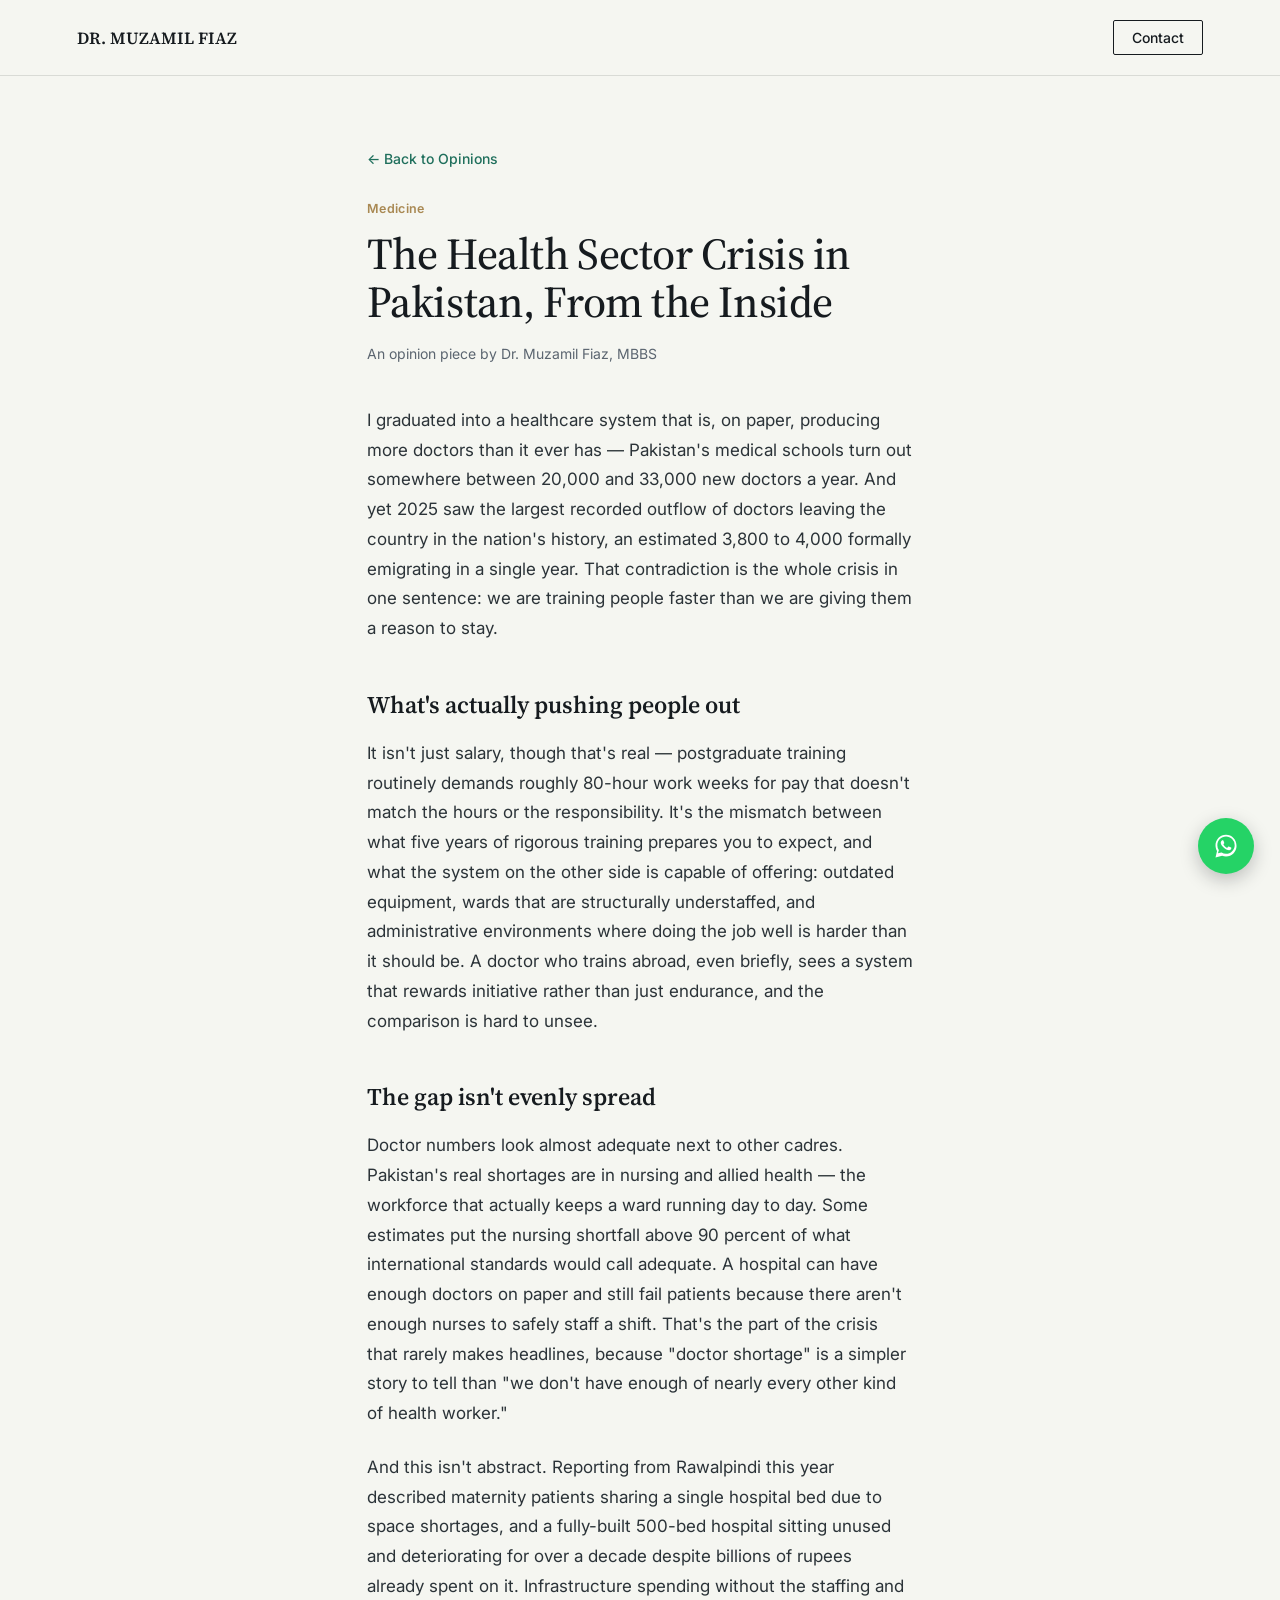
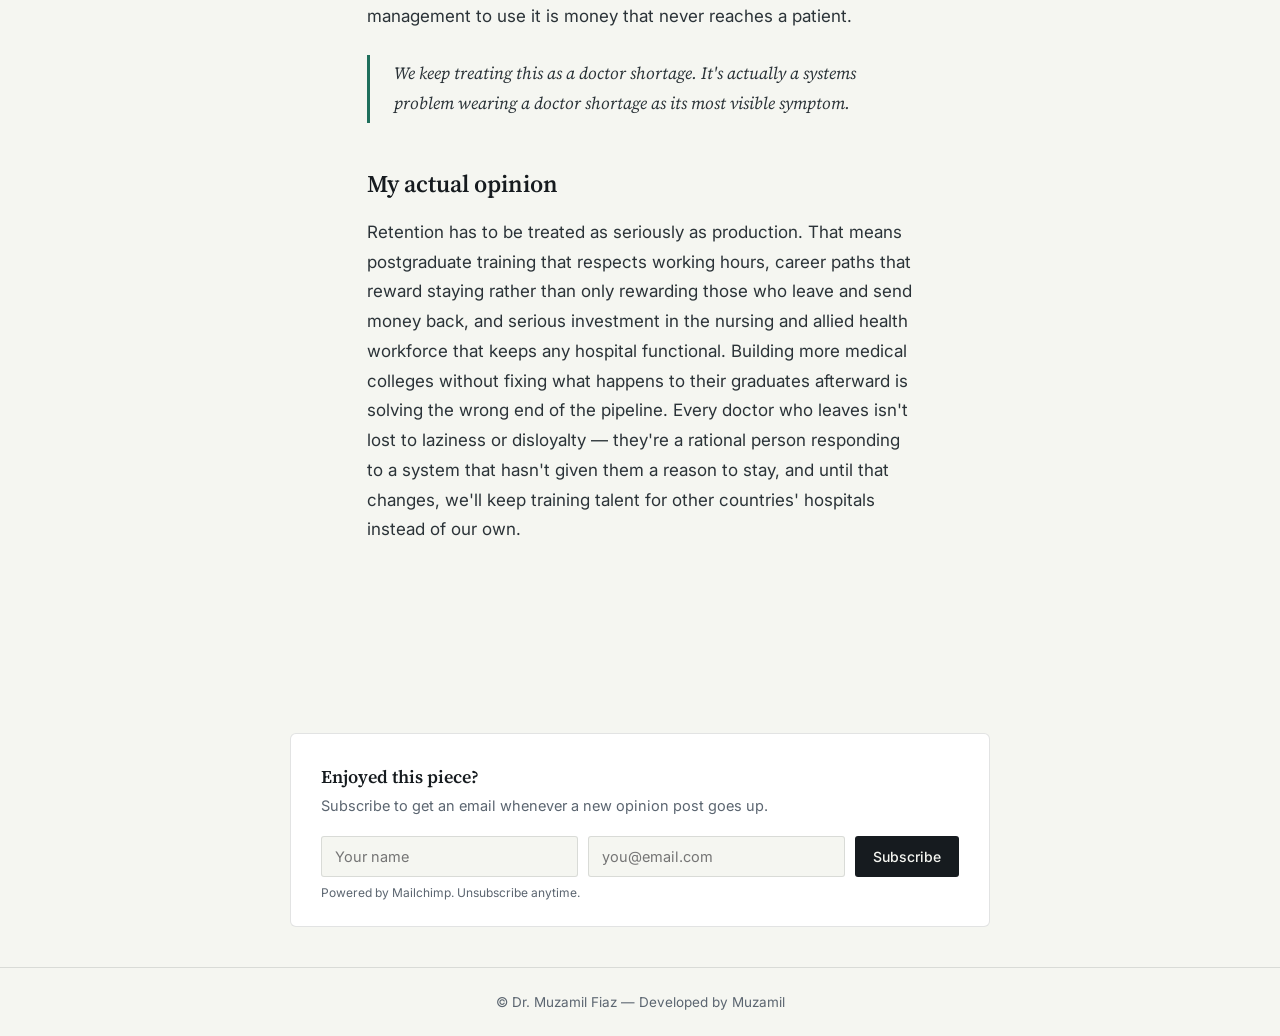
<file: blog/health-crisis.html>
<!DOCTYPE html>
<html lang="en">
<head>
<meta charset="UTF-8">
<meta name="viewport" content="width=device-width,initial-scale=1">
<meta name="description" content="Dr. Muzamil Fiaz's opinion on Pakistan's health sector crisis.">
<title>Health Sector Crisis in Pakistan — Dr. Muzamil Fiaz</title>
<link rel="preconnect" href="https://fonts.googleapis.com">
<link rel="preconnect" href="https://fonts.gstatic.com" crossorigin>
<link href="https://fonts.googleapis.com/css2?family=Source+Serif+4:ital,opsz,wght@0,8..60,400;0,8..60,500;0,8..60,600;1,8..60,400&family=Inter:wght@400;500;600&display=swap" rel="stylesheet">
<style>
  :root{
    --ink:#161B1F; --paper:#F5F6F1; --paper-2:#FFFFFF; --teal:#1F6F5C; --gold:#A98953;
    --muted:#5B6570; --line: rgba(22,27,31,0.12);
    --serif: 'Source Serif 4', Georgia, serif; --sans: 'Inter', system-ui, sans-serif;
  }
  *{box-sizing:border-box;}
  html,body{margin:0;padding:0;background:var(--paper);color:var(--ink);font-family:var(--sans);}
  a{color:inherit;text-decoration:none;}
  :focus-visible{outline:2px solid var(--teal); outline-offset:3px;}

  header{
    position:sticky; top:0; z-index:50; display:flex;align-items:center;justify-content:space-between;
    padding:20px 6vw; border-bottom:1px solid var(--line);
    background:rgba(245,246,241,0.92); backdrop-filter:blur(6px);
  }
  .logo{font-family:var(--serif);font-size:17px;font-weight:600;}
  .contact-btn{border:1px solid var(--ink); padding:8px 18px; border-radius:2px; font-size:14px; font-weight:500; transition:background .2s ease,color .2s ease;}
  .contact-btn:hover{background:var(--ink); color:var(--paper);}

  main{max-width:700px; margin:0 auto; padding:8vh 6vw 12vh;}
  .back-link{font-size:14px; color:var(--teal); font-weight:500; margin-bottom:34px; display:inline-block;}
  .post-tag{font-size:12.5px;color:var(--gold);font-weight:600;letter-spacing:0.03em;margin-bottom:14px;display:block;}
  h1{font-family:var(--serif);font-weight:500;font-size:clamp(30px,4.4vw,44px);line-height:1.1;margin:0 0 18px;letter-spacing:-0.01em;}
  .post-meta{font-size:14px;color:var(--muted);margin:0 0 44px;}
  .post-body p{font-size:17px;line-height:1.75;color:#2b3338;margin:0 0 24px;max-width:66ch;}
  .post-body h2{font-family:var(--serif);font-size:24px;font-weight:600;margin:44px 0 18px;}
  .pull{
    font-family:var(--serif); font-style:italic; font-size:21px; line-height:1.5; color:var(--ink);
    border-left:3px solid var(--teal); padding:4px 0 4px 24px; margin:36px 0;
  }
  /* ---------- SUBSCRIBE (compact) ---------- */
  .subscribe-inline{
    max-width:700px; margin:56px auto 0; padding:30px 30px 26px; border:1px solid var(--line);
    border-radius:6px; background:var(--paper-2);
  }
  .subscribe-inline h3{font-family:var(--serif);font-size:18px;font-weight:600;margin:0 0 6px;}
  .subscribe-inline p{font-size:14.5px;color:var(--muted);margin:0 0 18px;line-height:1.55;}
  .subscribe-inline-form{display:flex; gap:10px; flex-wrap:wrap;}
  .subscribe-inline-form input[type="text"],
  .subscribe-inline-form input[type="email"]{
    font-family:var(--sans); font-size:14.5px; padding:11px 13px; border:1px solid var(--line);
    border-radius:3px; background:var(--paper); color:var(--ink); flex:1 1 160px; min-width:0;
  }
  .subscribe-inline-form input:focus{outline:2px solid var(--teal); outline-offset:1px; border-color:var(--teal);}
  .subscribe-inline-form button{
    font-family:var(--sans); font-size:14px; font-weight:500; background:var(--ink); color:var(--paper);
    border:none; padding:11px 18px; border-radius:3px; cursor:pointer; transition:background .2s ease; flex:0 0 auto;
  }
  .subscribe-inline-form button:hover{background:var(--teal);}
  .subscribe-inline-note{font-size:12px;color:var(--muted);margin-top:8px;display:block;}

  footer{border-top:1px solid var(--line);padding:26px 6vw;font-size:13.5px;color:var(--muted);text-align:center;margin-top:40px;}

  .whatsapp-float{
    position:fixed; bottom:26px; right:26px; z-index:100; width:56px; height:56px; border-radius:50%;
    background:#25D366; display:flex; align-items:center; justify-content:center;
    box-shadow:0 6px 18px rgba(22,27,31,0.25); transition:transform .2s ease, box-shadow .2s ease;
  }
  .whatsapp-float:hover{transform:translateY(-3px); box-shadow:0 10px 22px rgba(22,27,31,0.3);}
  .whatsapp-float svg{width:28px;height:28px;}
</style>
</head>
<body>

<header>
  <a class="logo" href="../index.html">DR. MUZAMIL FIAZ</a>
  <a class="contact-btn" href="../index.html#contact">Contact</a>
</header>

<main>
  <a class="back-link" href="../index.html#opinions">← Back to Opinions</a>
  <span class="post-tag">Medicine</span>
  <h1>The Health Sector Crisis in Pakistan, From the Inside</h1>
  <p class="post-meta">An opinion piece by Dr. Muzamil Fiaz, MBBS</p>

  <div class="post-body">
    <p>I graduated into a healthcare system that is, on paper, producing more doctors than it ever has — Pakistan's medical schools turn out somewhere between 20,000 and 33,000 new doctors a year. And yet 2025 saw the largest recorded outflow of doctors leaving the country in the nation's history, an estimated 3,800 to 4,000 formally emigrating in a single year. That contradiction is the whole crisis in one sentence: we are training people faster than we are giving them a reason to stay.</p>

    <h2>What's actually pushing people out</h2>
    <p>It isn't just salary, though that's real — postgraduate training routinely demands roughly 80-hour work weeks for pay that doesn't match the hours or the responsibility. It's the mismatch between what five years of rigorous training prepares you to expect, and what the system on the other side is capable of offering: outdated equipment, wards that are structurally understaffed, and administrative environments where doing the job well is harder than it should be. A doctor who trains abroad, even briefly, sees a system that rewards initiative rather than just endurance, and the comparison is hard to unsee.</p>

    <h2>The gap isn't evenly spread</h2>
    <p>Doctor numbers look almost adequate next to other cadres. Pakistan's real shortages are in nursing and allied health — the workforce that actually keeps a ward running day to day. Some estimates put the nursing shortfall above 90 percent of what international standards would call adequate. A hospital can have enough doctors on paper and still fail patients because there aren't enough nurses to safely staff a shift. That's the part of the crisis that rarely makes headlines, because "doctor shortage" is a simpler story to tell than "we don't have enough of nearly every other kind of health worker."</p>

    <p>And this isn't abstract. Reporting from Rawalpindi this year described maternity patients sharing a single hospital bed due to space shortages, and a fully-built 500-bed hospital sitting unused and deteriorating for over a decade despite billions of rupees already spent on it. Infrastructure spending without the staffing and management to use it is money that never reaches a patient.</p>

    <p class="pull">We keep treating this as a doctor shortage. It's actually a systems problem wearing a doctor shortage as its most visible symptom.</p>

    <h2>My actual opinion</h2>
    <p>Retention has to be treated as seriously as production. That means postgraduate training that respects working hours, career paths that reward staying rather than only rewarding those who leave and send money back, and serious investment in the nursing and allied health workforce that keeps any hospital functional. Building more medical colleges without fixing what happens to their graduates afterward is solving the wrong end of the pipeline. Every doctor who leaves isn't lost to laziness or disloyalty — they're a rational person responding to a system that hasn't given them a reason to stay, and until that changes, we'll keep training talent for other countries' hospitals instead of our own.</p>
  </div>
</main>

<div class="subscribe-inline">
  <h3>Enjoyed this piece?</h3>
  <p>Subscribe to get an email whenever a new opinion post goes up.</p>
  <form action="https://site.us11.list-manage.com/subscribe/post?u=0ccd4b7c681e781d97c830a73&amp;id=cae2362944&amp;f_id=0075dfe3f0" method="post" id="mc-embedded-subscribe-form" name="mc-embedded-subscribe-form" class="validate subscribe-inline-form" target="_blank" novalidate>
    <input type="text" name="FNAME" id="mce-FNAME" placeholder="Your name">
    <input type="email" name="EMAIL" class="required email" id="mce-EMAIL" required placeholder="you@email.com">
    <div aria-hidden="true" style="position:absolute;left:-5000px;">
      <input type="text" name="b_0ccd4b7c681e781d97c830a73_cae2362944" tabindex="-1" value="">
    </div>
    <button type="submit" id="mc-embedded-subscribe">Subscribe</button>
  </form>
  <span class="subscribe-inline-note">Powered by Mailchimp. Unsubscribe anytime.</span>
</div>

<footer>© Dr. Muzamil Fiaz — Developed by <a href="https://www.instagram.com/mu7_ami1/" target="_blank" rel="noopener">Muzamil</a></footer>

<a class="whatsapp-float" href="https://wa.me/923120510151?text=Hey%20Muzamil%2C%20I%20wanna%20know%20about%20you" target="_blank" rel="noopener" aria-label="Message Muzamil on WhatsApp">
  <svg viewBox="0 0 32 32" fill="white" xmlns="http://www.w3.org/2000/svg">
    <path d="M16.02 3C9.4 3 4 8.4 4 15.02c0 2.4.63 4.65 1.73 6.6L4 29l7.55-1.98a11.98 11.98 0 0 0 4.47.86h.01c6.62 0 12.02-5.4 12.02-12.02C28.05 8.4 22.65 3 16.02 3zm0 21.9h-.01a9.9 9.9 0 0 1-5.05-1.38l-.36-.21-3.75.98 1-3.66-.24-.38a9.86 9.86 0 0 1-1.51-5.23c0-5.46 4.45-9.9 9.92-9.9 2.65 0 5.13 1.03 7 2.9a9.83 9.83 0 0 1 2.9 7c0 5.47-4.45 9.88-9.9 9.88zm5.43-7.4c-.3-.15-1.76-.87-2.03-.97-.27-.1-.47-.15-.67.15-.2.3-.77.97-.94 1.17-.17.2-.35.22-.65.07-.3-.15-1.25-.46-2.38-1.47a8.94 8.94 0 0 1-1.65-2.05c-.17-.3-.02-.46.13-.6.13-.13.3-.35.45-.52.15-.17.2-.3.3-.5.1-.2.05-.37-.02-.52-.07-.15-.67-1.6-.92-2.2-.24-.58-.49-.5-.67-.5-.17-.01-.37-.01-.57-.01-.2 0-.52.07-.8.37-.27.3-1.04 1.02-1.04 2.5s1.07 2.9 1.22 3.1c.15.2 2.1 3.2 5.08 4.49.71.3 1.26.49 1.69.62.71.23 1.36.2 1.87.12.57-.08 1.76-.72 2.01-1.4.25-.7.25-1.3.17-1.43-.07-.13-.27-.2-.57-.35z"/>
  </svg>
</a>

</body>
</html>
</file>
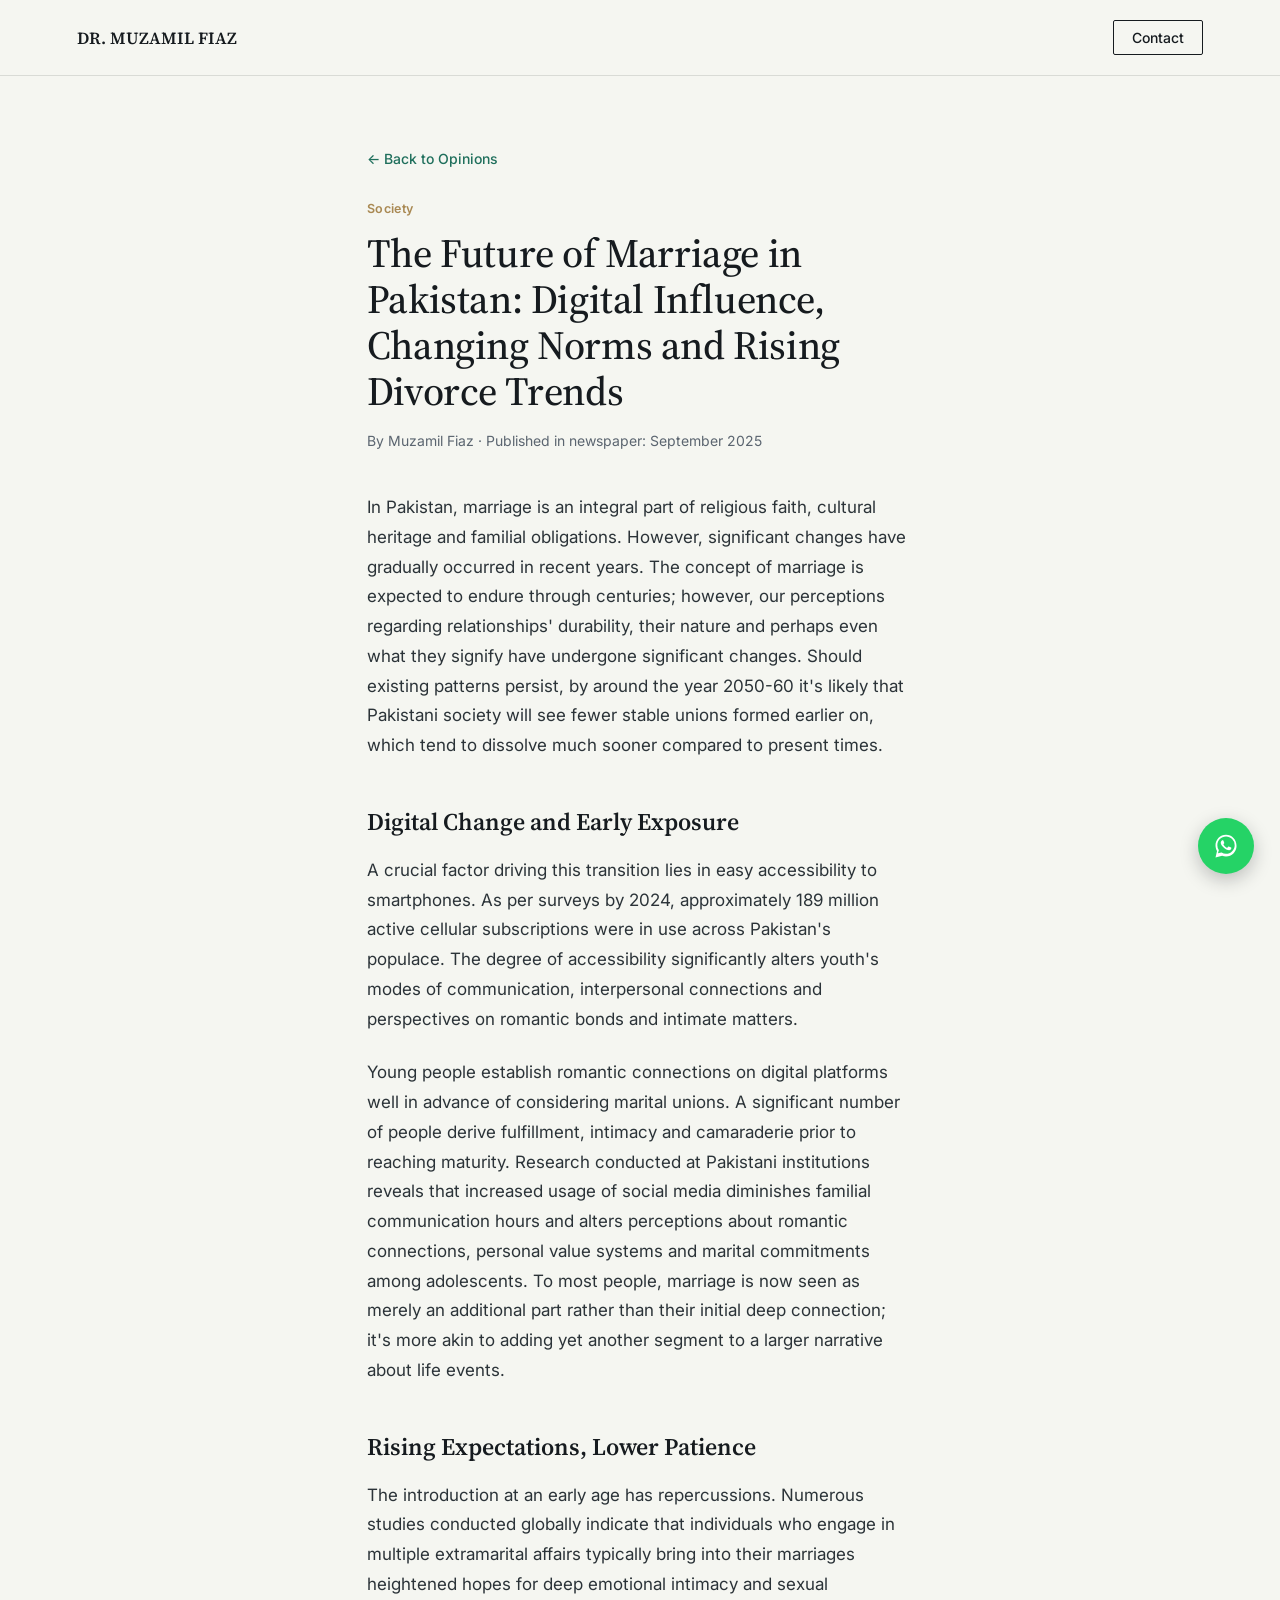
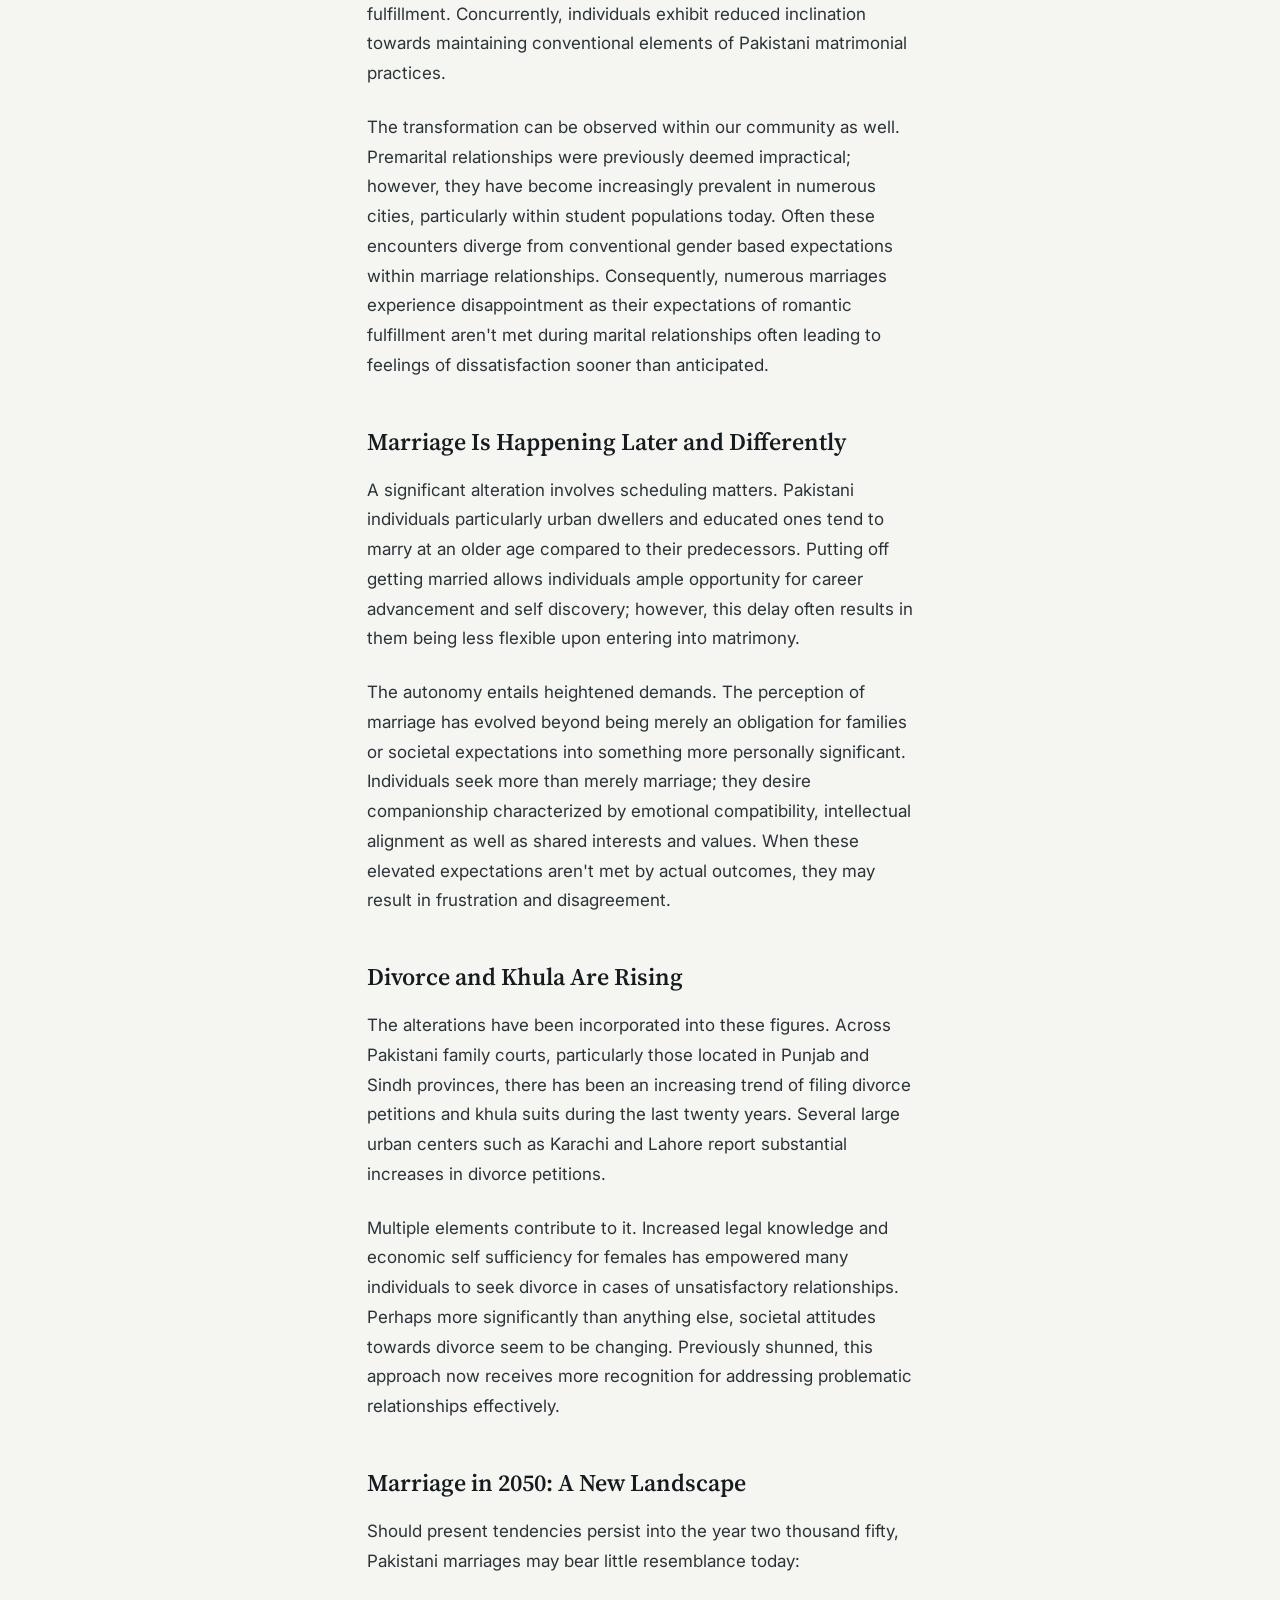
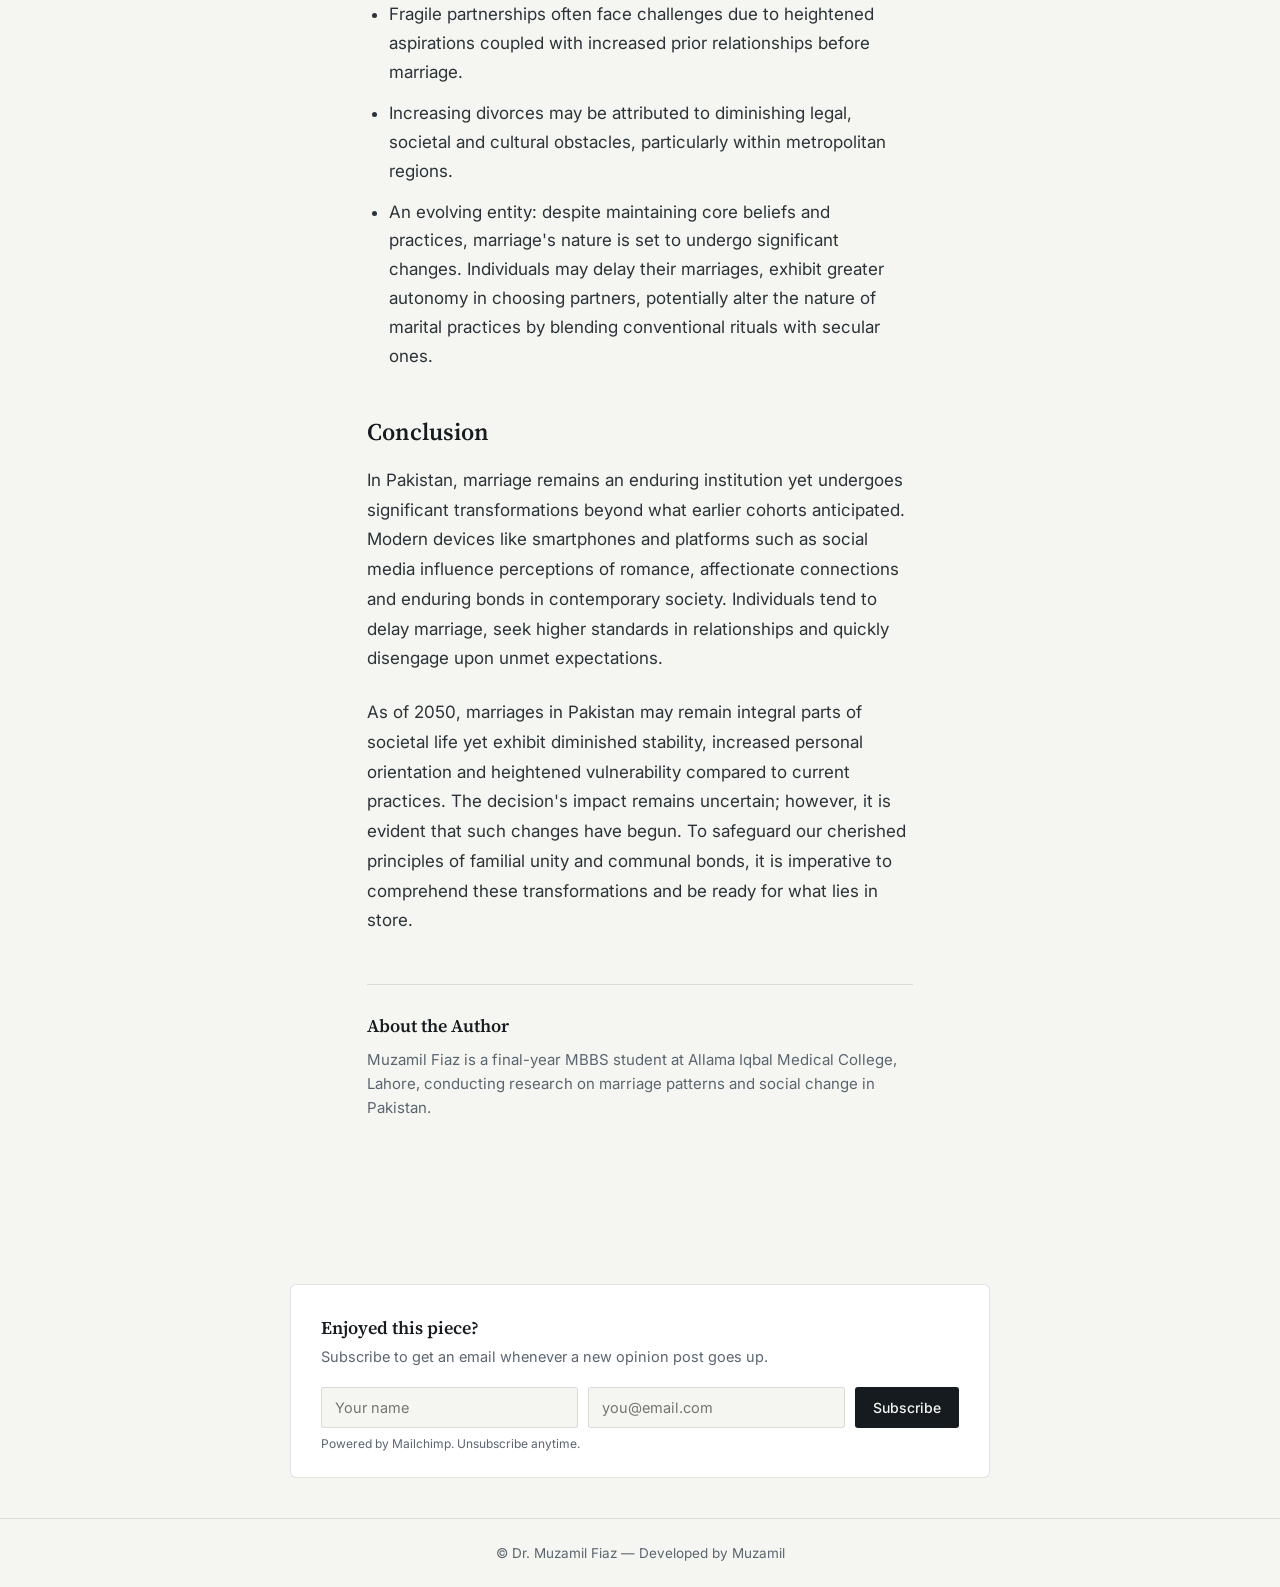
<file: blog/marriage.html>
<!DOCTYPE html>
<html lang="en">
<head>
<meta charset="UTF-8">
<meta name="viewport" content="width=device-width,initial-scale=1">
<meta name="description" content="The Future of Marriage in Pakistan: Digital Influence, Changing Norms and Rising Divorce Trends by Muzamil Fiaz.">
<title>The Future of Marriage in Pakistan | Muzamil Fiaz</title>
<link rel="preconnect" href="https://fonts.googleapis.com">
<link rel="preconnect" href="https://fonts.gstatic.com" crossorigin>
<link href="https://fonts.googleapis.com/css2?family=Source+Serif+4:ital,opsz,wght@0,8..60,400;0,8..60,500;0,8..60,600;1,8..60,400&family=Inter:wght@400;500;600&display=swap" rel="stylesheet">
<style>
  :root{
    --ink:#161B1F; --paper:#F5F6F1; --paper-2:#FFFFFF; --teal:#1F6F5C; --gold:#A98953;
    --muted:#5B6570; --line: rgba(22,27,31,0.12);
    --serif: 'Source Serif 4', Georgia, serif; --sans: 'Inter', system-ui, sans-serif;
  }
  *{box-sizing:border-box;}
  html,body{margin:0;padding:0;background:var(--paper);color:var(--ink);font-family:var(--sans);}
  a{color:inherit;text-decoration:none;}
  :focus-visible{outline:2px solid var(--teal); outline-offset:3px;}

  header{
    position:sticky; top:0; z-index:50; display:flex;align-items:center;justify-content:space-between;
    padding:20px 6vw; border-bottom:1px solid var(--line);
    background:rgba(245,246,241,0.92); backdrop-filter:blur(6px);
  }
  .logo{font-family:var(--serif);font-size:17px;font-weight:600;}
  .contact-btn{border:1px solid var(--ink); padding:8px 18px; border-radius:2px; font-size:14px; font-weight:500; transition:background .2s ease,color .2s ease;}
  .contact-btn:hover{background:var(--ink); color:var(--paper);}

  main{max-width:700px; margin:0 auto; padding:8vh 6vw 12vh;}
  .back-link{font-size:14px; color:var(--teal); font-weight:500; margin-bottom:34px; display:inline-block;}
  .post-tag{font-size:12.5px;color:var(--gold);font-weight:600;letter-spacing:0.03em;margin-bottom:14px;display:block;}
  h1{font-family:var(--serif);font-weight:500;font-size:clamp(28px,4vw,40px);line-height:1.15;margin:0 0 18px;letter-spacing:-0.01em;}
  .post-meta{font-size:14px;color:var(--muted);margin:0 0 44px;}
  .post-body p{font-size:17px;line-height:1.75;color:#2b3338;margin:0 0 24px;max-width:66ch;}
  .post-body h2{font-family:var(--serif);font-size:24px;font-weight:600;margin:44px 0 18px;}
  .post-body ul{margin:0 0 24px;padding-left:22px;}
  .post-body li{font-size:17px;line-height:1.7;color:#2b3338;margin-bottom:12px;max-width:64ch;}
  .about-box{
    border-top:1px solid var(--line); margin-top:48px; padding-top:28px;
  }
  .about-box h2{font-family:var(--serif);font-size:18px;font-weight:600;margin:0 0 10px;}
  .about-box p{font-size:15px;color:var(--muted);line-height:1.6;margin:0;max-width:64ch;}
  /* ---------- SUBSCRIBE (compact) ---------- */
  .subscribe-inline{
    max-width:700px; margin:56px auto 0; padding:30px 30px 26px; border:1px solid var(--line);
    border-radius:6px; background:var(--paper-2);
  }
  .subscribe-inline h3{font-family:var(--serif);font-size:18px;font-weight:600;margin:0 0 6px;}
  .subscribe-inline p{font-size:14.5px;color:var(--muted);margin:0 0 18px;line-height:1.55;}
  .subscribe-inline-form{display:flex; gap:10px; flex-wrap:wrap;}
  .subscribe-inline-form input[type="text"],
  .subscribe-inline-form input[type="email"]{
    font-family:var(--sans); font-size:14.5px; padding:11px 13px; border:1px solid var(--line);
    border-radius:3px; background:var(--paper); color:var(--ink); flex:1 1 160px; min-width:0;
  }
  .subscribe-inline-form input:focus{outline:2px solid var(--teal); outline-offset:1px; border-color:var(--teal);}
  .subscribe-inline-form button{
    font-family:var(--sans); font-size:14px; font-weight:500; background:var(--ink); color:var(--paper);
    border:none; padding:11px 18px; border-radius:3px; cursor:pointer; transition:background .2s ease; flex:0 0 auto;
  }
  .subscribe-inline-form button:hover{background:var(--teal);}
  .subscribe-inline-note{font-size:12px;color:var(--muted);margin-top:8px;display:block;}

  footer{border-top:1px solid var(--line);padding:26px 6vw;font-size:13.5px;color:var(--muted);text-align:center;margin-top:40px;}

  .whatsapp-float{
    position:fixed; bottom:26px; right:26px; z-index:100; width:56px; height:56px; border-radius:50%;
    background:#25D366; display:flex; align-items:center; justify-content:center;
    box-shadow:0 6px 18px rgba(22,27,31,0.25); transition:transform .2s ease, box-shadow .2s ease;
  }
  .whatsapp-float:hover{transform:translateY(-3px); box-shadow:0 10px 22px rgba(22,27,31,0.3);}
  .whatsapp-float svg{width:28px;height:28px;}
</style>
</head>
<body>

<header>
  <a class="logo" href="../index.html">DR. MUZAMIL FIAZ</a>
  <a class="contact-btn" href="../index.html#contact">Contact</a>
</header>

<main>
  <a class="back-link" href="../index.html#opinions">← Back to Opinions</a>
  <span class="post-tag">Society</span>
  <h1>The Future of Marriage in Pakistan: Digital Influence, Changing Norms and Rising Divorce Trends</h1>
  <p class="post-meta">By Muzamil Fiaz · Published in newspaper: September 2025</p>

  <div class="post-body">
    <p>In Pakistan, marriage is an integral part of religious faith, cultural heritage and familial obligations. However, significant changes have gradually occurred in recent years. The concept of marriage is expected to endure through centuries; however, our perceptions regarding relationships' durability, their nature and perhaps even what they signify have undergone significant changes. Should existing patterns persist, by around the year 2050-60 it's likely that Pakistani society will see fewer stable unions formed earlier on, which tend to dissolve much sooner compared to present times.</p>

    <h2>Digital Change and Early Exposure</h2>
    <p>A crucial factor driving this transition lies in easy accessibility to smartphones. As per surveys by 2024, approximately 189 million active cellular subscriptions were in use across Pakistan's populace. The degree of accessibility significantly alters youth's modes of communication, interpersonal connections and perspectives on romantic bonds and intimate matters.</p>
    <p>Young people establish romantic connections on digital platforms well in advance of considering marital unions. A significant number of people derive fulfillment, intimacy and camaraderie prior to reaching maturity. Research conducted at Pakistani institutions reveals that increased usage of social media diminishes familial communication hours and alters perceptions about romantic connections, personal value systems and marital commitments among adolescents. To most people, marriage is now seen as merely an additional part rather than their initial deep connection; it's more akin to adding yet another segment to a larger narrative about life events.</p>

    <h2>Rising Expectations, Lower Patience</h2>
    <p>The introduction at an early age has repercussions. Numerous studies conducted globally indicate that individuals who engage in multiple extramarital affairs typically bring into their marriages heightened hopes for deep emotional intimacy and sexual fulfillment. Concurrently, individuals exhibit reduced inclination towards maintaining conventional elements of Pakistani matrimonial practices.</p>
    <p>The transformation can be observed within our community as well. Premarital relationships were previously deemed impractical; however, they have become increasingly prevalent in numerous cities, particularly within student populations today. Often these encounters diverge from conventional gender based expectations within marriage relationships. Consequently, numerous marriages experience disappointment as their expectations of romantic fulfillment aren't met during marital relationships often leading to feelings of dissatisfaction sooner than anticipated.</p>

    <h2>Marriage Is Happening Later and Differently</h2>
    <p>A significant alteration involves scheduling matters. Pakistani individuals particularly urban dwellers and educated ones tend to marry at an older age compared to their predecessors. Putting off getting married allows individuals ample opportunity for career advancement and self discovery; however, this delay often results in them being less flexible upon entering into matrimony.</p>
    <p>The autonomy entails heightened demands. The perception of marriage has evolved beyond being merely an obligation for families or societal expectations into something more personally significant. Individuals seek more than merely marriage; they desire companionship characterized by emotional compatibility, intellectual alignment as well as shared interests and values. When these elevated expectations aren't met by actual outcomes, they may result in frustration and disagreement.</p>

    <h2>Divorce and Khula Are Rising</h2>
    <p>The alterations have been incorporated into these figures. Across Pakistani family courts, particularly those located in Punjab and Sindh provinces, there has been an increasing trend of filing divorce petitions and khula suits during the last twenty years. Several large urban centers such as Karachi and Lahore report substantial increases in divorce petitions.</p>
    <p>Multiple elements contribute to it. Increased legal knowledge and economic self sufficiency for females has empowered many individuals to seek divorce in cases of unsatisfactory relationships. Perhaps more significantly than anything else, societal attitudes towards divorce seem to be changing. Previously shunned, this approach now receives more recognition for addressing problematic relationships effectively.</p>

    <h2>Marriage in 2050: A New Landscape</h2>
    <p>Should present tendencies persist into the year two thousand fifty, Pakistani marriages may bear little resemblance today:</p>
    <ul>
      <li>Fragile partnerships often face challenges due to heightened aspirations coupled with increased prior relationships before marriage.</li>
      <li>Increasing divorces may be attributed to diminishing legal, societal and cultural obstacles, particularly within metropolitan regions.</li>
      <li>An evolving entity: despite maintaining core beliefs and practices, marriage's nature is set to undergo significant changes. Individuals may delay their marriages, exhibit greater autonomy in choosing partners, potentially alter the nature of marital practices by blending conventional rituals with secular ones.</li>
    </ul>

    <h2>Conclusion</h2>
    <p>In Pakistan, marriage remains an enduring institution yet undergoes significant transformations beyond what earlier cohorts anticipated. Modern devices like smartphones and platforms such as social media influence perceptions of romance, affectionate connections and enduring bonds in contemporary society. Individuals tend to delay marriage, seek higher standards in relationships and quickly disengage upon unmet expectations.</p>
    <p>As of 2050, marriages in Pakistan may remain integral parts of societal life yet exhibit diminished stability, increased personal orientation and heightened vulnerability compared to current practices. The decision's impact remains uncertain; however, it is evident that such changes have begun. To safeguard our cherished principles of familial unity and communal bonds, it is imperative to comprehend these transformations and be ready for what lies in store.</p>

    <div class="about-box">
      <h2>About the Author</h2>
      <p>Muzamil Fiaz is a final-year MBBS student at Allama Iqbal Medical College, Lahore, conducting research on marriage patterns and social change in Pakistan.</p>
    </div>
  </div>
</main>

<div class="subscribe-inline">
  <h3>Enjoyed this piece?</h3>
  <p>Subscribe to get an email whenever a new opinion post goes up.</p>
  <form action="https://site.us11.list-manage.com/subscribe/post?u=0ccd4b7c681e781d97c830a73&amp;id=cae2362944&amp;f_id=0075dfe3f0" method="post" id="mc-embedded-subscribe-form" name="mc-embedded-subscribe-form" class="validate subscribe-inline-form" target="_blank" novalidate>
    <input type="text" name="FNAME" id="mce-FNAME" placeholder="Your name">
    <input type="email" name="EMAIL" class="required email" id="mce-EMAIL" required placeholder="you@email.com">
    <div aria-hidden="true" style="position:absolute;left:-5000px;">
      <input type="text" name="b_0ccd4b7c681e781d97c830a73_cae2362944" tabindex="-1" value="">
    </div>
    <button type="submit" id="mc-embedded-subscribe">Subscribe</button>
  </form>
  <span class="subscribe-inline-note">Powered by Mailchimp. Unsubscribe anytime.</span>
</div>

<footer>© Dr. Muzamil Fiaz — Developed by <a href="https://www.instagram.com/mu7_ami1/" target="_blank" rel="noopener">Muzamil</a></footer>

<a class="whatsapp-float" href="https://wa.me/923120510151?text=Hey%20Muzamil%2C%20I%20wanna%20know%20about%20you" target="_blank" rel="noopener" aria-label="Message Muzamil on WhatsApp">
  <svg viewBox="0 0 32 32" fill="white" xmlns="http://www.w3.org/2000/svg">
    <path d="M16.02 3C9.4 3 4 8.4 4 15.02c0 2.4.63 4.65 1.73 6.6L4 29l7.55-1.98a11.98 11.98 0 0 0 4.47.86h.01c6.62 0 12.02-5.4 12.02-12.02C28.05 8.4 22.65 3 16.02 3zm0 21.9h-.01a9.9 9.9 0 0 1-5.05-1.38l-.36-.21-3.75.98 1-3.66-.24-.38a9.86 9.86 0 0 1-1.51-5.23c0-5.46 4.45-9.9 9.92-9.9 2.65 0 5.13 1.03 7 2.9a9.83 9.83 0 0 1 2.9 7c0 5.47-4.45 9.88-9.9 9.88zm5.43-7.4c-.3-.15-1.76-.87-2.03-.97-.27-.1-.47-.15-.67.15-.2.3-.77.97-.94 1.17-.17.2-.35.22-.65.07-.3-.15-1.25-.46-2.38-1.47a8.94 8.94 0 0 1-1.65-2.05c-.17-.3-.02-.46.13-.6.13-.13.3-.35.45-.52.15-.17.2-.3.3-.5.1-.2.05-.37-.02-.52-.07-.15-.67-1.6-.92-2.2-.24-.58-.49-.5-.67-.5-.17-.01-.37-.01-.57-.01-.2 0-.52.07-.8.37-.27.3-1.04 1.02-1.04 2.5s1.07 2.9 1.22 3.1c.15.2 2.1 3.2 5.08 4.49.71.3 1.26.49 1.69.62.71.23 1.36.2 1.87.12.57-.08 1.76-.72 2.01-1.4.25-.7.25-1.3.17-1.43-.07-.13-.27-.2-.57-.35z"/>
  </svg>
</a>

</body>
</html>
</file>
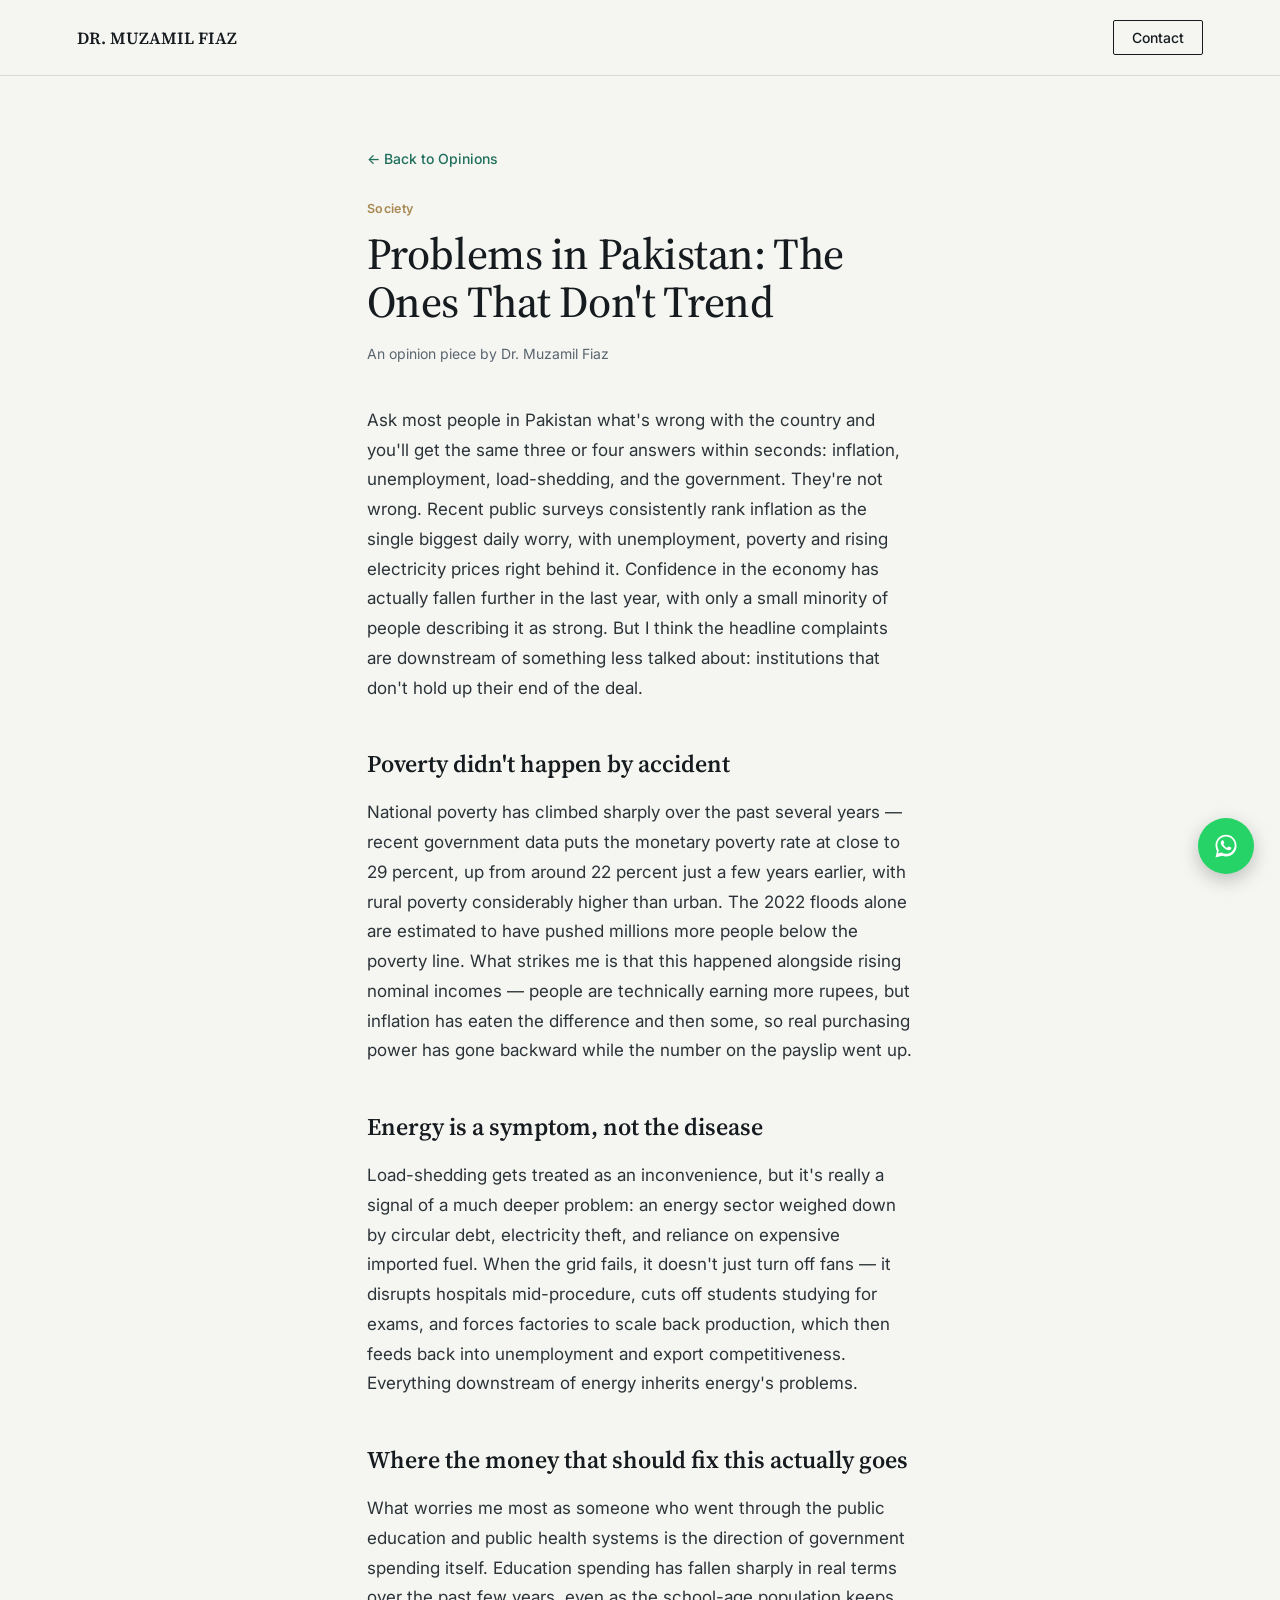
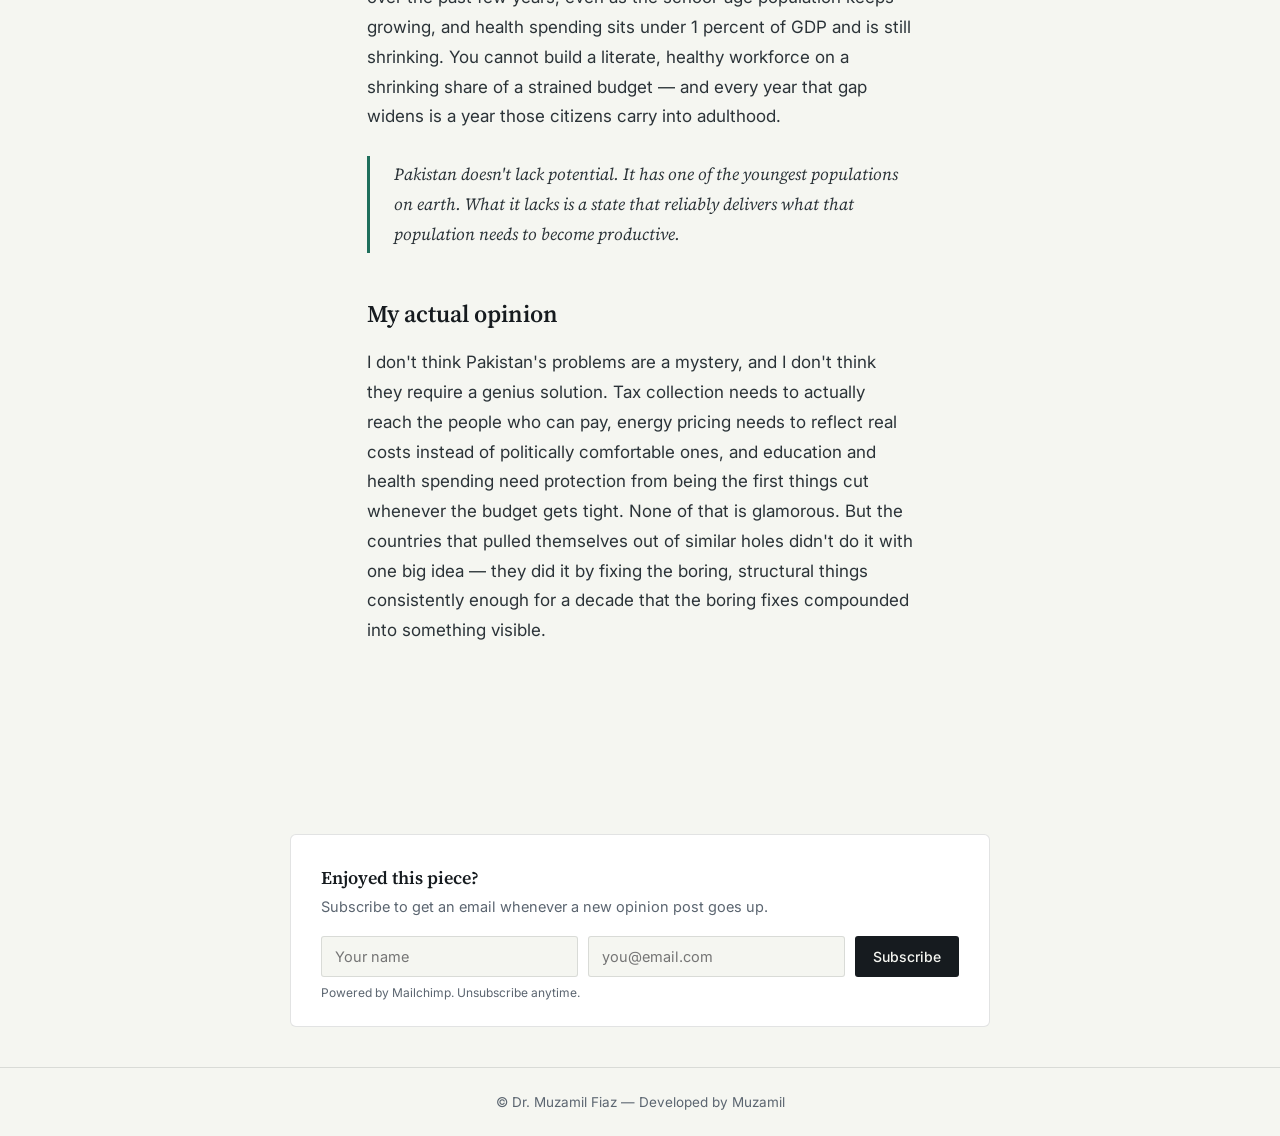
<file: blog/pakistan-problems.html>
<!DOCTYPE html>
<html lang="en">
<head>
<meta charset="UTF-8">
<meta name="viewport" content="width=device-width,initial-scale=1">
<meta name="description" content="Dr. Muzamil Fiaz's opinion on Pakistan's structural problems.">
<title>Problems in Pakistan — Dr. Muzamil Fiaz</title>
<link rel="preconnect" href="https://fonts.googleapis.com">
<link rel="preconnect" href="https://fonts.gstatic.com" crossorigin>
<link href="https://fonts.googleapis.com/css2?family=Source+Serif+4:ital,opsz,wght@0,8..60,400;0,8..60,500;0,8..60,600;1,8..60,400&family=Inter:wght@400;500;600&display=swap" rel="stylesheet">
<style>
  :root{
    --ink:#161B1F; --paper:#F5F6F1; --paper-2:#FFFFFF; --teal:#1F6F5C; --gold:#A98953;
    --muted:#5B6570; --line: rgba(22,27,31,0.12);
    --serif: 'Source Serif 4', Georgia, serif; --sans: 'Inter', system-ui, sans-serif;
  }
  *{box-sizing:border-box;}
  html,body{margin:0;padding:0;background:var(--paper);color:var(--ink);font-family:var(--sans);}
  a{color:inherit;text-decoration:none;}
  :focus-visible{outline:2px solid var(--teal); outline-offset:3px;}

  header{
    position:sticky; top:0; z-index:50; display:flex;align-items:center;justify-content:space-between;
    padding:20px 6vw; border-bottom:1px solid var(--line);
    background:rgba(245,246,241,0.92); backdrop-filter:blur(6px);
  }
  .logo{font-family:var(--serif);font-size:17px;font-weight:600;}
  .contact-btn{border:1px solid var(--ink); padding:8px 18px; border-radius:2px; font-size:14px; font-weight:500; transition:background .2s ease,color .2s ease;}
  .contact-btn:hover{background:var(--ink); color:var(--paper);}

  main{max-width:700px; margin:0 auto; padding:8vh 6vw 12vh;}
  .back-link{font-size:14px; color:var(--teal); font-weight:500; margin-bottom:34px; display:inline-block;}
  .post-tag{font-size:12.5px;color:var(--gold);font-weight:600;letter-spacing:0.03em;margin-bottom:14px;display:block;}
  h1{font-family:var(--serif);font-weight:500;font-size:clamp(30px,4.4vw,44px);line-height:1.1;margin:0 0 18px;letter-spacing:-0.01em;}
  .post-meta{font-size:14px;color:var(--muted);margin:0 0 44px;}
  .post-body p{font-size:17px;line-height:1.75;color:#2b3338;margin:0 0 24px;max-width:66ch;}
  .post-body h2{font-family:var(--serif);font-size:24px;font-weight:600;margin:44px 0 18px;}
  .pull{
    font-family:var(--serif); font-style:italic; font-size:21px; line-height:1.5; color:var(--ink);
    border-left:3px solid var(--teal); padding:4px 0 4px 24px; margin:36px 0;
  }
  /* ---------- SUBSCRIBE (compact) ---------- */
  .subscribe-inline{
    max-width:700px; margin:56px auto 0; padding:30px 30px 26px; border:1px solid var(--line);
    border-radius:6px; background:var(--paper-2);
  }
  .subscribe-inline h3{font-family:var(--serif);font-size:18px;font-weight:600;margin:0 0 6px;}
  .subscribe-inline p{font-size:14.5px;color:var(--muted);margin:0 0 18px;line-height:1.55;}
  .subscribe-inline-form{display:flex; gap:10px; flex-wrap:wrap;}
  .subscribe-inline-form input[type="text"],
  .subscribe-inline-form input[type="email"]{
    font-family:var(--sans); font-size:14.5px; padding:11px 13px; border:1px solid var(--line);
    border-radius:3px; background:var(--paper); color:var(--ink); flex:1 1 160px; min-width:0;
  }
  .subscribe-inline-form input:focus{outline:2px solid var(--teal); outline-offset:1px; border-color:var(--teal);}
  .subscribe-inline-form button{
    font-family:var(--sans); font-size:14px; font-weight:500; background:var(--ink); color:var(--paper);
    border:none; padding:11px 18px; border-radius:3px; cursor:pointer; transition:background .2s ease; flex:0 0 auto;
  }
  .subscribe-inline-form button:hover{background:var(--teal);}
  .subscribe-inline-note{font-size:12px;color:var(--muted);margin-top:8px;display:block;}

  footer{border-top:1px solid var(--line);padding:26px 6vw;font-size:13.5px;color:var(--muted);text-align:center;margin-top:40px;}

  .whatsapp-float{
    position:fixed; bottom:26px; right:26px; z-index:100; width:56px; height:56px; border-radius:50%;
    background:#25D366; display:flex; align-items:center; justify-content:center;
    box-shadow:0 6px 18px rgba(22,27,31,0.25); transition:transform .2s ease, box-shadow .2s ease;
  }
  .whatsapp-float:hover{transform:translateY(-3px); box-shadow:0 10px 22px rgba(22,27,31,0.3);}
  .whatsapp-float svg{width:28px;height:28px;}
</style>
</head>
<body>

<header>
  <a class="logo" href="../index.html">DR. MUZAMIL FIAZ</a>
  <a class="contact-btn" href="../index.html#contact">Contact</a>
</header>

<main>
  <a class="back-link" href="../index.html#opinions">← Back to Opinions</a>
  <span class="post-tag">Society</span>
  <h1>Problems in Pakistan: The Ones That Don't Trend</h1>
  <p class="post-meta">An opinion piece by Dr. Muzamil Fiaz</p>

  <div class="post-body">
    <p>Ask most people in Pakistan what's wrong with the country and you'll get the same three or four answers within seconds: inflation, unemployment, load-shedding, and the government. They're not wrong. Recent public surveys consistently rank inflation as the single biggest daily worry, with unemployment, poverty and rising electricity prices right behind it. Confidence in the economy has actually fallen further in the last year, with only a small minority of people describing it as strong. But I think the headline complaints are downstream of something less talked about: institutions that don't hold up their end of the deal.</p>

    <h2>Poverty didn't happen by accident</h2>
    <p>National poverty has climbed sharply over the past several years — recent government data puts the monetary poverty rate at close to 29 percent, up from around 22 percent just a few years earlier, with rural poverty considerably higher than urban. The 2022 floods alone are estimated to have pushed millions more people below the poverty line. What strikes me is that this happened alongside rising nominal incomes — people are technically earning more rupees, but inflation has eaten the difference and then some, so real purchasing power has gone backward while the number on the payslip went up.</p>

    <h2>Energy is a symptom, not the disease</h2>
    <p>Load-shedding gets treated as an inconvenience, but it's really a signal of a much deeper problem: an energy sector weighed down by circular debt, electricity theft, and reliance on expensive imported fuel. When the grid fails, it doesn't just turn off fans — it disrupts hospitals mid-procedure, cuts off students studying for exams, and forces factories to scale back production, which then feeds back into unemployment and export competitiveness. Everything downstream of energy inherits energy's problems.</p>

    <h2>Where the money that should fix this actually goes</h2>
    <p>What worries me most as someone who went through the public education and public health systems is the direction of government spending itself. Education spending has fallen sharply in real terms over the past few years, even as the school-age population keeps growing, and health spending sits under 1 percent of GDP and is still shrinking. You cannot build a literate, healthy workforce on a shrinking share of a strained budget — and every year that gap widens is a year those citizens carry into adulthood.</p>

    <p class="pull">Pakistan doesn't lack potential. It has one of the youngest populations on earth. What it lacks is a state that reliably delivers what that population needs to become productive.</p>

    <h2>My actual opinion</h2>
    <p>I don't think Pakistan's problems are a mystery, and I don't think they require a genius solution. Tax collection needs to actually reach the people who can pay, energy pricing needs to reflect real costs instead of politically comfortable ones, and education and health spending need protection from being the first things cut whenever the budget gets tight. None of that is glamorous. But the countries that pulled themselves out of similar holes didn't do it with one big idea — they did it by fixing the boring, structural things consistently enough for a decade that the boring fixes compounded into something visible.</p>
  </div>
</main>

<div class="subscribe-inline">
  <h3>Enjoyed this piece?</h3>
  <p>Subscribe to get an email whenever a new opinion post goes up.</p>
  <form action="https://site.us11.list-manage.com/subscribe/post?u=0ccd4b7c681e781d97c830a73&amp;id=cae2362944&amp;f_id=0075dfe3f0" method="post" id="mc-embedded-subscribe-form" name="mc-embedded-subscribe-form" class="validate subscribe-inline-form" target="_blank" novalidate>
    <input type="text" name="FNAME" id="mce-FNAME" placeholder="Your name">
    <input type="email" name="EMAIL" class="required email" id="mce-EMAIL" required placeholder="you@email.com">
    <div aria-hidden="true" style="position:absolute;left:-5000px;">
      <input type="text" name="b_0ccd4b7c681e781d97c830a73_cae2362944" tabindex="-1" value="">
    </div>
    <button type="submit" id="mc-embedded-subscribe">Subscribe</button>
  </form>
  <span class="subscribe-inline-note">Powered by Mailchimp. Unsubscribe anytime.</span>
</div>

<footer>© Dr. Muzamil Fiaz — Developed by <a href="https://www.instagram.com/mu7_ami1/" target="_blank" rel="noopener">Muzamil</a></footer>

<a class="whatsapp-float" href="https://wa.me/923120510151?text=Hey%20Muzamil%2C%20I%20wanna%20know%20about%20you" target="_blank" rel="noopener" aria-label="Message Muzamil on WhatsApp">
  <svg viewBox="0 0 32 32" fill="white" xmlns="http://www.w3.org/2000/svg">
    <path d="M16.02 3C9.4 3 4 8.4 4 15.02c0 2.4.63 4.65 1.73 6.6L4 29l7.55-1.98a11.98 11.98 0 0 0 4.47.86h.01c6.62 0 12.02-5.4 12.02-12.02C28.05 8.4 22.65 3 16.02 3zm0 21.9h-.01a9.9 9.9 0 0 1-5.05-1.38l-.36-.21-3.75.98 1-3.66-.24-.38a9.86 9.86 0 0 1-1.51-5.23c0-5.46 4.45-9.9 9.92-9.9 2.65 0 5.13 1.03 7 2.9a9.83 9.83 0 0 1 2.9 7c0 5.47-4.45 9.88-9.9 9.88zm5.43-7.4c-.3-.15-1.76-.87-2.03-.97-.27-.1-.47-.15-.67.15-.2.3-.77.97-.94 1.17-.17.2-.35.22-.65.07-.3-.15-1.25-.46-2.38-1.47a8.94 8.94 0 0 1-1.65-2.05c-.17-.3-.02-.46.13-.6.13-.13.3-.35.45-.52.15-.17.2-.3.3-.5.1-.2.05-.37-.02-.52-.07-.15-.67-1.6-.92-2.2-.24-.58-.49-.5-.67-.5-.17-.01-.37-.01-.57-.01-.2 0-.52.07-.8.37-.27.3-1.04 1.02-1.04 2.5s1.07 2.9 1.22 3.1c.15.2 2.1 3.2 5.08 4.49.71.3 1.26.49 1.69.62.71.23 1.36.2 1.87.12.57-.08 1.76-.72 2.01-1.4.25-.7.25-1.3.17-1.43-.07-.13-.27-.2-.57-.35z"/>
  </svg>
</a>

</body>
</html>
</file>
